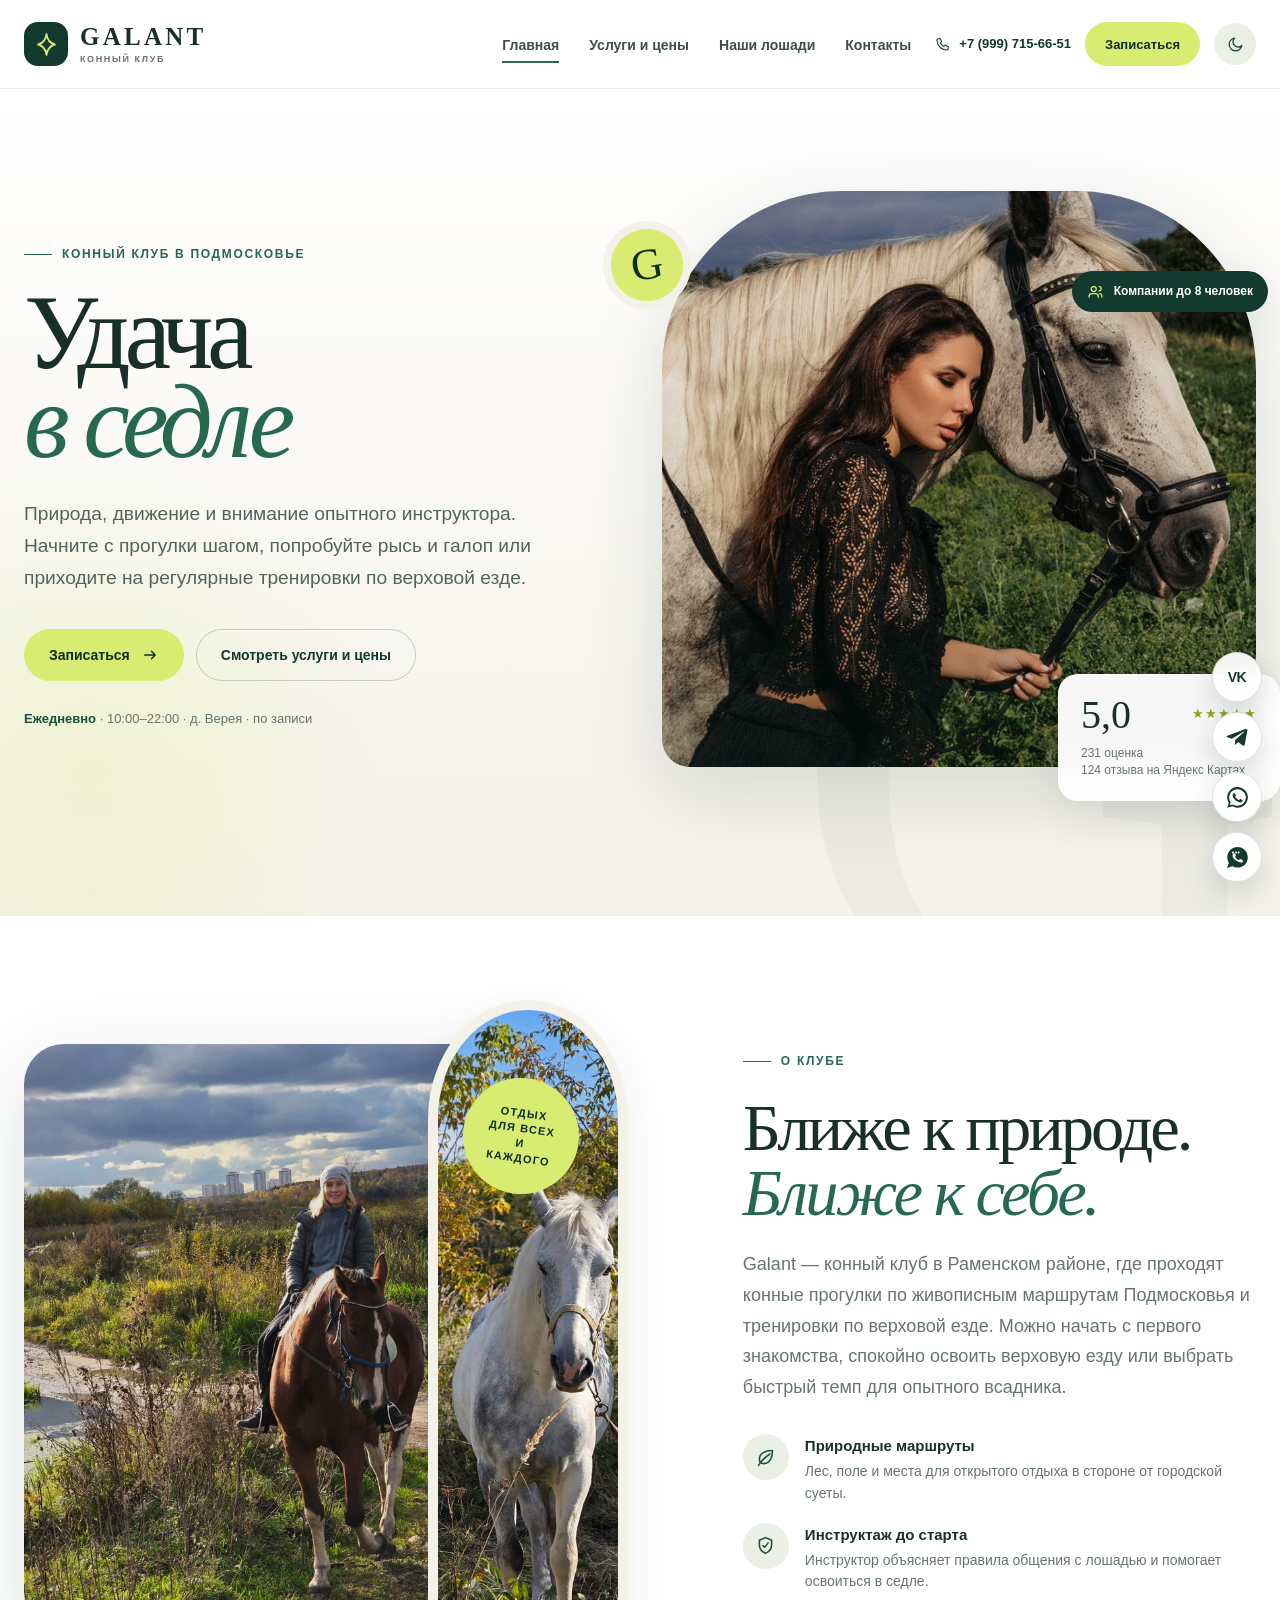
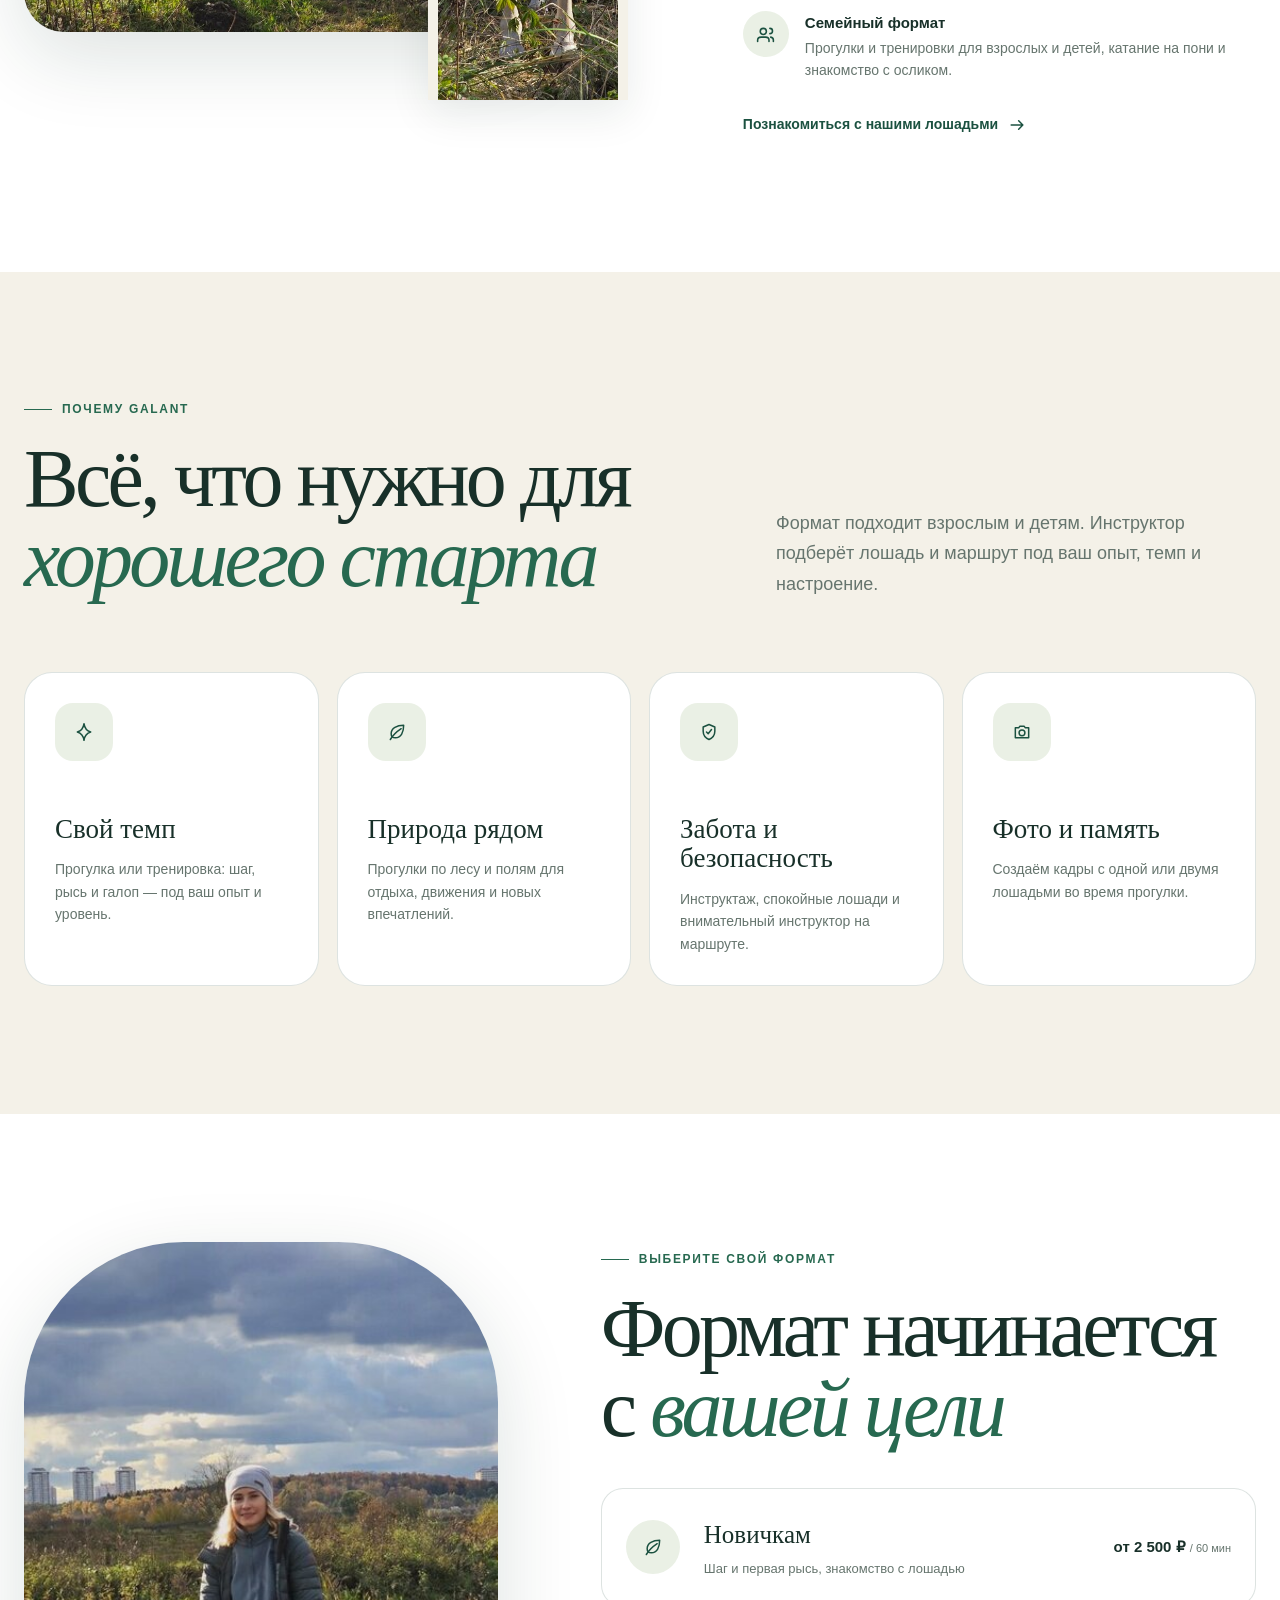
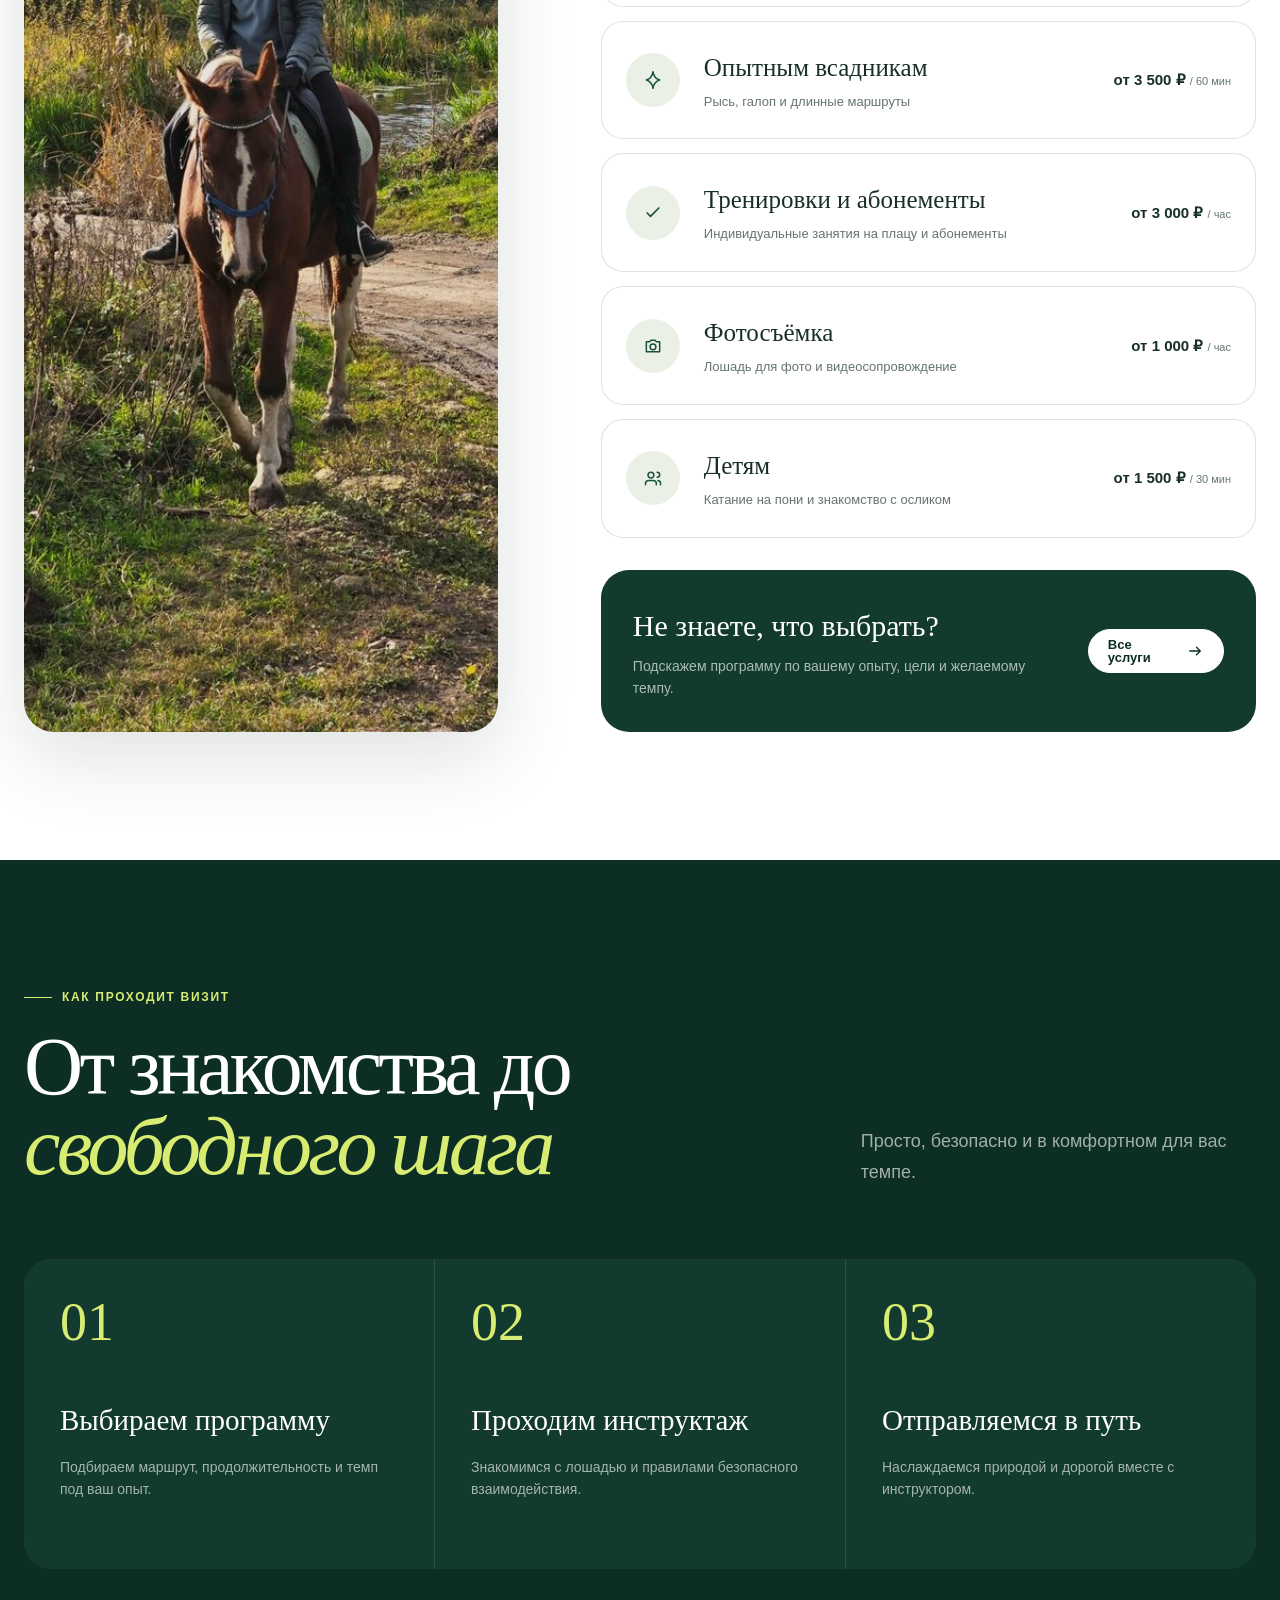
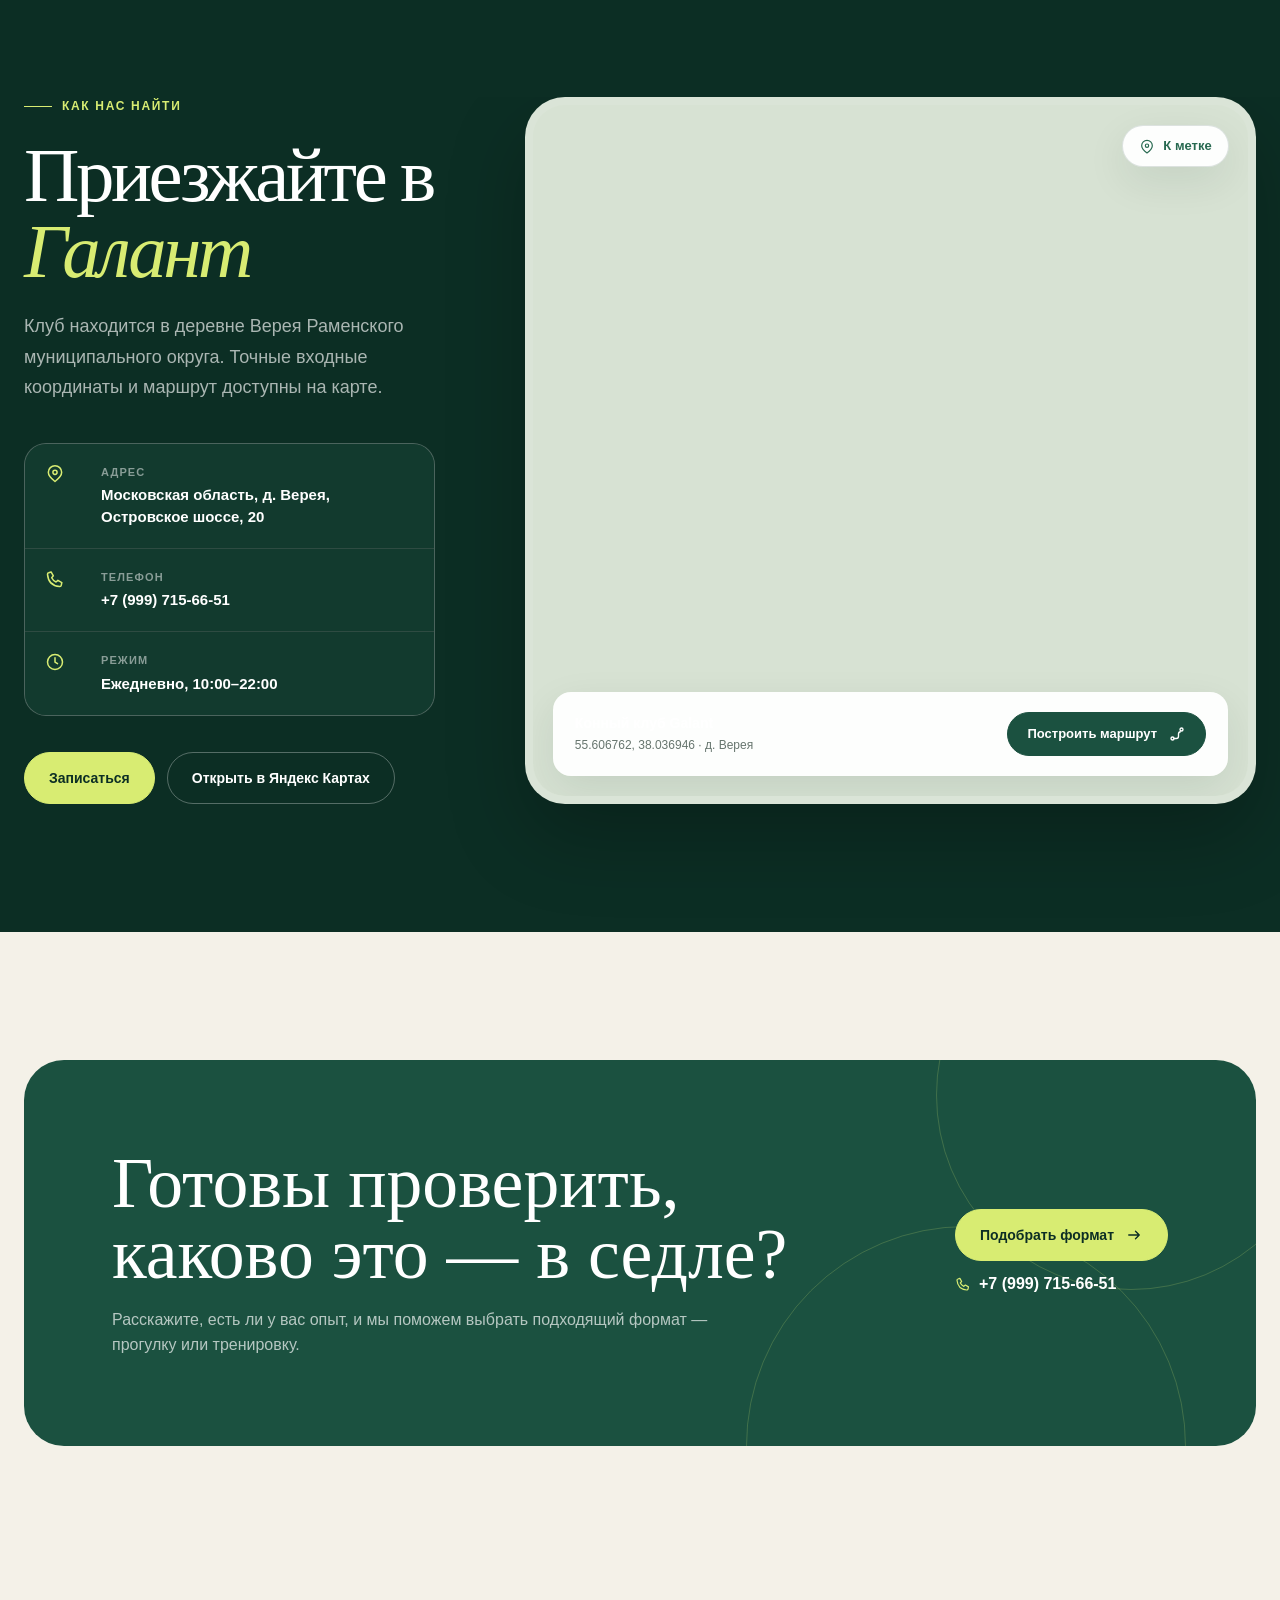
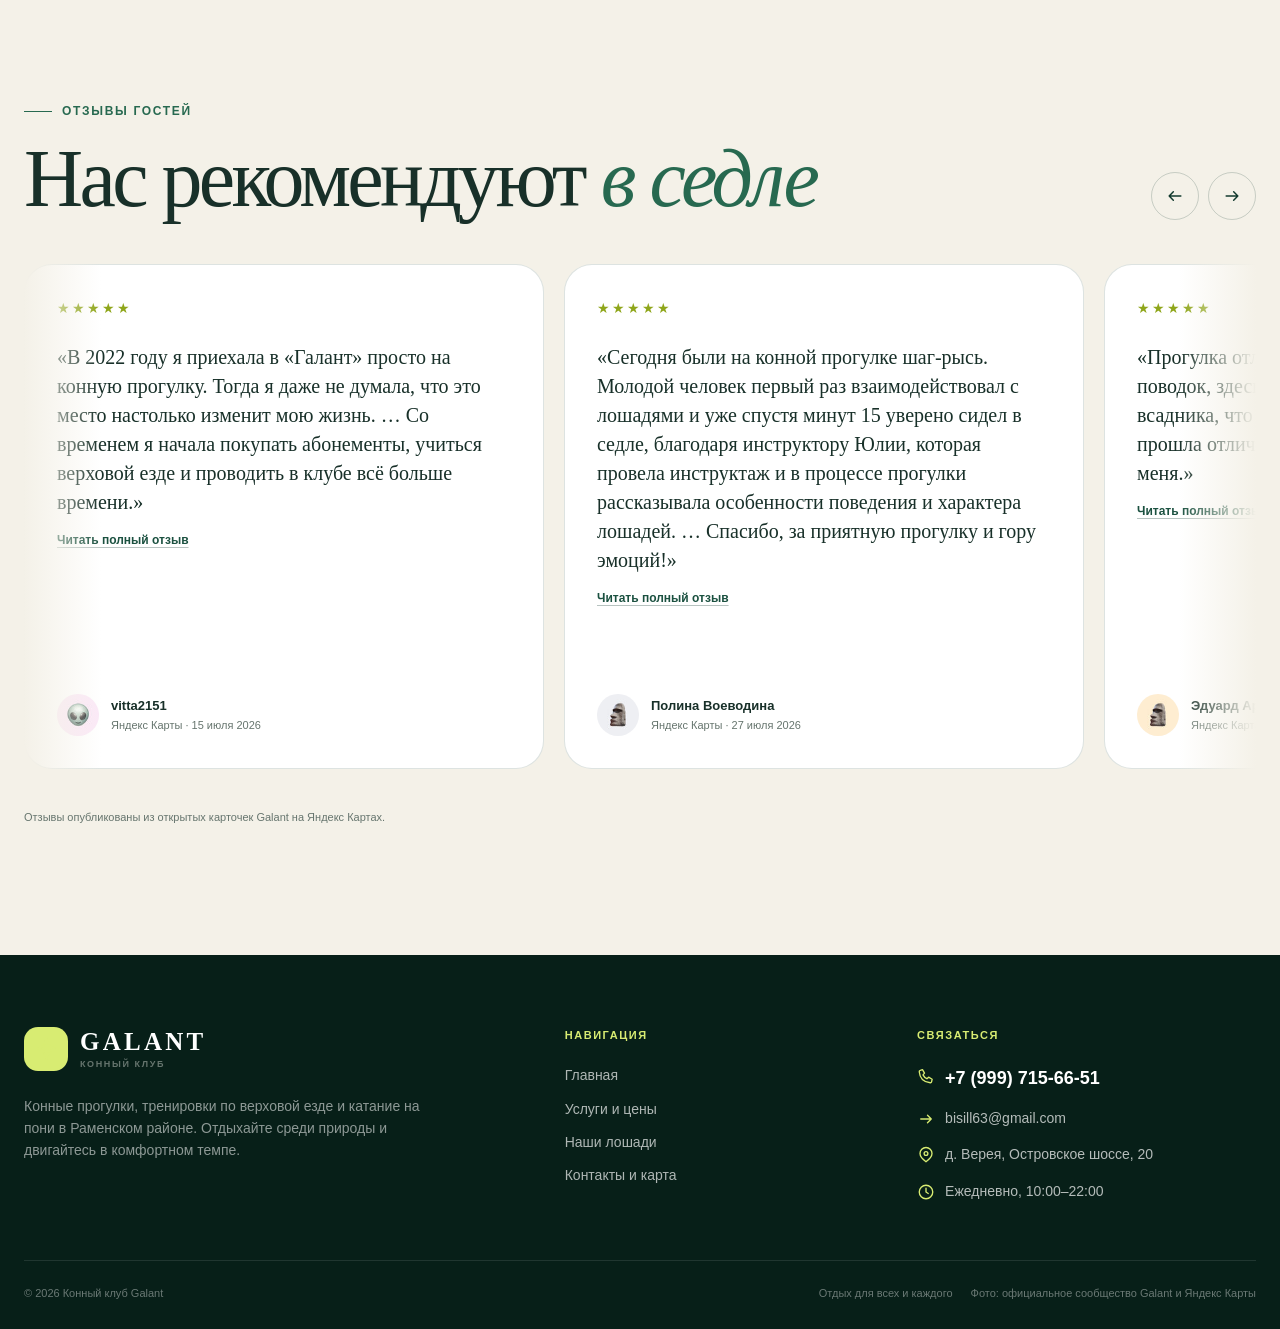
<file: index.html>
<!doctype html>
<html lang="ru">
<head>
  <meta charset="utf-8">
  <meta name="viewport" content="width=device-width, initial-scale=1">
  <meta name="theme-color" content="#173f32">
  <meta name="color-scheme" content="light dark">
  <script>
    (function () {
      try {
        var t = localStorage.getItem('galant-theme');
        document.documentElement.dataset.theme = t || (window.matchMedia('(prefers-color-scheme: dark)').matches ? 'dark' : 'light');
      } catch (e) {
        document.documentElement.dataset.theme = 'light';
      }
    })();
  </script>
  <meta name="description" content="Конный клуб Galant в Раменском районе: прогулки на природных маршрутах, занятия для новичков и опытных всадников, фотосессии и знакомство с животными.">
  <title>Конный клуб Galant — удача в седле</title>
  <link rel="icon" href="assets/favicon.svg" type="image/svg+xml">
  <link rel="preload" href="assets/images/galant-02.jpg" as="image" fetchpriority="high">
  <link rel="stylesheet" href="assets/styles.css?v=20261008k">
  <script src="assets/script.js?v=20261008k" defer></script>
</head>
<body>
<svg class="icon-sprite" xmlns="http://www.w3.org/2000/svg" style="display:none" aria-hidden="true" focusable="false">
  <symbol id="icon-vk" viewBox="0 0 24 24"><path fill="currentColor" d="m9.489.004.729-.003h3.564l.73.003.914.01.433.007.418.011.403.014.388.016.374.021.36.025.345.03.333.033c1.74.196 2.933.616 3.833 1.516.9.9 1.32 2.092 1.516 3.833l.034.333.029.346.025.36.02.373.025.588.012.41.013.644.009.915.004.98-.001 3.313-.003.73-.01.914-.007.433-.011.418-.014.403-.016.388-.021.374-.025.36-.03.345-.033.333c-.196 1.74-.616 2.933-1.516 3.833-.9.9-2.092 1.32-3.833 1.516l-.333.034-.346.029-.36.025-.373.02-.588.025-.41.012-.644.013-.915.009-.98.004-3.313-.001-.73-.003-.914-.01-.433-.007-.418-.011-.403-.014-.388-.016-.374-.021-.36-.025-.345-.03-.333-.033c-1.74-.196-2.933-.616-3.833-1.516-.9-.9-1.32-2.092-1.516-3.833l-.034-.333-.029-.346-.025-.36-.02-.373-.025-.588-.012-.41-.013-.644-.009-.915-.004-.98.001-3.313.003-.73.01-.914.007-.433.011-.418.014-.403.016-.388.021-.374.025-.36.03-.345.033-.333c.196-1.74.616-2.933 1.516-3.833.9-.9 2.092-1.32 3.833-1.516l.333-.034.346-.029.36-.025.373-.02.588-.025.41-.012.644-.013.915-.009ZM6.79 7.3H4.05c.13 6.24 3.25 9.99 8.72 9.99h.31v-3.57c2.01.2 3.53 1.67 4.14 3.57h2.84c-.78-2.84-2.83-4.41-4.11-5.01 1.28-.74 3.08-2.54 3.51-4.98h-2.58c-.56 1.98-2.22 3.78-3.8 3.95V7.3H10.5v6.92c-1.6-.4-3.62-2.34-3.71-6.92Z"/></symbol>
  <symbol id="icon-telegram" viewBox="0 0 24 24"><path fill="currentColor" d="M21.7 4.1 18.9 19c-.2 1-.8 1.3-1.7.8l-4.6-3.4-2.2 2.1c-.3.3-.5.5-.9.5l.3-4.7 8.5-7.7c.4-.3-.1-.5-.6-.2L6.6 13.2l-4.4-1.4c-1-.3-1-1 .2-1.4l17.1-6.6c.8-.3 1.5.2 1.2 1.1Z"/></symbol>
  <symbol id="icon-whatsapp" viewBox="0 0 24 24"><path fill="currentColor" d="M12.04 2a9.9 9.9 0 0 0-8.5 15l-1.3 4.8 4.9-1.3A9.9 9.9 0 1 0 12.04 2Zm0 18a8 8 0 0 1-4.1-1.1l-.3-.2-3 .8.8-2.9-.2-.3A8 8 0 1 1 12.04 20Zm4.4-5.8c-.2-.1-1.4-.7-1.6-.8-.2-.1-.4-.1-.5.1l-.7.9c-.1.2-.3.2-.5.1a6.6 6.6 0 0 1-3.3-2.9c-.2-.4.2-.4.6-1.2.1-.1 0-.3 0-.4l-.7-1.7c-.2-.4-.4-.4-.5-.4h-.5c-.2 0-.4.1-.6.3-.2.2-.8.8-.8 1.9 0 1.1.8 2.2.9 2.4.1.1 1.6 2.6 4 3.6 2.4 1 2.4.7 2.9.6.4-.1 1.4-.6 1.6-1.1.2-.6.2-1 .1-1.1-.1-.1-.2-.2-.4-.3Z"/></symbol>
  <symbol id="icon-viber" viewBox="0 0 24 24"><path fill="currentColor" d="M12.1 2C6.6 2 2.2 6.3 2.2 11.7c0 1.9.5 3.7 1.5 5.3L2 22l5.1-1.7a9.8 9.8 0 0 0 4.9 1.3h.1c5.4 0 9.8-4.3 9.8-9.7S17.5 2 12.1 2Zm5.6 13.5c-.2.6-1.3 1.2-1.8 1.2-.5.1-1 .1-1.6-.1-.4-.1-.9-.3-1.5-.5-2.7-.9-4.4-3.2-4.5-3.4-.1-.1-1-1.3-1-2.5 0-1.2.6-1.8.8-2.1.2-.2.5-.3.6-.3h.5c.2 0 .4 0 .5.4l.7 1.7c.1.2 0 .4-.1.5l-.4.5c-.1.1-.3.3-.1.6.1.3.6 1.1 1.3 1.7.9.8 1.6 1 1.9 1.2.2.1.4.1.5-.1l.7-.8c.2-.2.3-.2.6-.1l1.6.8c.2.1.4.2.5.3.1.2.1.6-.1 1.1Z"/><circle cx="7.6" cy="7.2" r="1" fill="#fff"/><circle cx="10.6" cy="7.2" r="1" fill="#fff"/><circle cx="13" cy="7.2" r="1" fill="#fff"/></symbol>
  <symbol id="icon-phone" viewBox="0 0 24 24"><path d="M7.3 3.5 10 8.2 8 10.5c1.1 2.3 2.9 4 5.2 5.1l2.3-2 4.7 2.7-.7 3.3c-.2.9-1 1.5-1.9 1.4C9 20.3 3.7 15 3 6.4c-.1-.9.5-1.7 1.4-1.9l2.9-1Z" fill="none" stroke="currentColor" stroke-width="1.8" stroke-linecap="round" stroke-linejoin="round"/></symbol>
  <symbol id="icon-pin" viewBox="0 0 24 24"><path d="M20 10c0 5-8 11-8 11S4 15 4 10a8 8 0 1 1 16 0Z" fill="none" stroke="currentColor" stroke-width="1.8" stroke-linejoin="round"/><circle cx="12" cy="10" r="2.5" fill="none" stroke="currentColor" stroke-width="1.8"/></symbol>
  <symbol id="icon-clock" viewBox="0 0 24 24"><circle cx="12" cy="12" r="9" fill="none" stroke="currentColor" stroke-width="1.8"/><path d="M12 7v5l3 2" fill="none" stroke="currentColor" stroke-width="1.8" stroke-linecap="round"/></symbol>
  <symbol id="icon-arrow" viewBox="0 0 24 24"><path d="M5 12h14M14 7l5 5-5 5" fill="none" stroke="currentColor" stroke-width="1.8" stroke-linecap="round" stroke-linejoin="round"/></symbol>
  <symbol id="icon-arrow-left" viewBox="0 0 24 24"><path d="M19 12H5M10 7l-5 5 5 5" fill="none" stroke="currentColor" stroke-width="1.8" stroke-linecap="round" stroke-linejoin="round"/></symbol>
  <symbol id="icon-chevron-right" viewBox="0 0 24 24"><path d="m9 5 7 7-7 7" fill="none" stroke="currentColor" stroke-width="1.8" stroke-linecap="round" stroke-linejoin="round"/></symbol>
  <symbol id="icon-menu" viewBox="0 0 24 24"><path d="M4 7h16M4 12h16M4 17h16" fill="none" stroke="currentColor" stroke-width="1.8" stroke-linecap="round"/></symbol>
  <symbol id="icon-close" viewBox="0 0 24 24"><path d="m6 6 12 12M18 6 6 18" fill="none" stroke="currentColor" stroke-width="1.8" stroke-linecap="round"/></symbol>
  <symbol id="icon-check" viewBox="0 0 24 24"><path d="m5 12 4 4L19 6" fill="none" stroke="currentColor" stroke-width="2" stroke-linecap="round" stroke-linejoin="round"/></symbol>
  <symbol id="icon-leaf" viewBox="0 0 24 24"><path d="M20 4C12 4 5 7 5 14c0 3 2 5 5 5 7 0 10-7 10-15Z" fill="none" stroke="currentColor" stroke-width="1.8" stroke-linejoin="round"/><path d="M4 21c3-5 7-9 13-13" fill="none" stroke="currentColor" stroke-width="1.8" stroke-linecap="round"/></symbol>
  <symbol id="icon-shield" viewBox="0 0 24 24"><path d="M12 3 5 6v5c0 4.6 2.8 8 7 10 4.2-2 7-5.4 7-10V6l-7-3Z" fill="none" stroke="currentColor" stroke-width="1.8" stroke-linejoin="round"/><path d="m9 12 2 2 4-5" fill="none" stroke="currentColor" stroke-width="1.8" stroke-linecap="round" stroke-linejoin="round"/></symbol>
  <symbol id="icon-users" viewBox="0 0 24 24"><path d="M16 20v-1.5c0-2-1.8-3.5-4-3.5H7c-2.2 0-4 1.5-4 3.5V20M9.5 12a3.5 3.5 0 1 0 0-7 3.5 3.5 0 0 0 0 7ZM17 11a3 3 0 1 0 0-6M18 15c1.8.3 3 1.6 3 3.2V20" fill="none" stroke="currentColor" stroke-width="1.8" stroke-linecap="round"/></symbol>
  <symbol id="icon-camera" viewBox="0 0 24 24"><path d="M4 7h4l1.5-2h5L16 7h4v12H4V7Z" fill="none" stroke="currentColor" stroke-width="1.8" stroke-linejoin="round"/><circle cx="12" cy="13" r="3.5" fill="none" stroke="currentColor" stroke-width="1.8"/></symbol>
  <symbol id="icon-spark" viewBox="0 0 24 24"><path d="M12 2c.7 5.2 2.8 8.5 8 10-5.2 1.5-7.3 4.8-8 10-.7-5.2-2.8-8.5-8-10 5.2-1.5 7.3-4.8 8-10Z" fill="none" stroke="currentColor" stroke-width="1.8" stroke-linejoin="round"/></symbol>
  <symbol id="icon-route" viewBox="0 0 24 24"><circle cx="6" cy="18" r="2" fill="none" stroke="currentColor" stroke-width="1.8"/><circle cx="18" cy="6" r="2" fill="none" stroke="currentColor" stroke-width="1.8"/><path d="M8 18h3a3 3 0 0 0 3-3v-3a3 3 0 0 1 3-3h-1" fill="none" stroke="currentColor" stroke-width="1.8" stroke-linecap="round"/></symbol>
  <symbol id="icon-sun" viewBox="0 0 24 24"><circle cx="12" cy="12" r="4.2" fill="none" stroke="currentColor" stroke-width="1.8"/><path d="M12 2.5v2.6M12 18.9v2.6M2.5 12h2.6M18.9 12h2.6M4.9 4.9l1.8 1.8M17.3 17.3l1.8 1.8M19.1 4.9l-1.8 1.8M6.7 17.3l-1.8 1.8" fill="none" stroke="currentColor" stroke-width="1.8" stroke-linecap="round"/></symbol>
  <symbol id="icon-moon" viewBox="0 0 24 24"><path d="M20 13.2A8 8 0 1 1 10.8 4 6.5 6.5 0 0 0 20 13.2Z" fill="none" stroke="currentColor" stroke-width="1.8" stroke-linejoin="round"/></symbol>
</svg>
  <a class="sr-only" href="#main">Перейти к основному содержанию</a>
  <header class="site-header">
    <div class="container header-inner">
      <a class="logo" href="index.html" aria-label="Galant — главная">
        <span class="logo-mark"><svg class="icon" aria-hidden="true"><use href="#icon-spark"></use></svg></span>
        <span class="logo-copy"><span class="logo-name">GALANT</span><span class="logo-subtitle">конный клуб</span></span>
      </a>
      <nav class="site-nav" aria-label="Основная навигация">
        <a class="nav-link" href="index.html" aria-current="page">Главная</a>
        <a class="nav-link" href="services.html">Услуги и цены</a>
        <a class="nav-link" href="horses.html">Наши лошади</a>
        <a class="nav-link" href="#location">Контакты</a>
      </nav>
      <div class="header-actions">
        <a class="header-phone top-phone" href="tel:+79997156651"><svg class="icon" aria-hidden="true"><use href="#icon-phone"></use></svg><span>+7 (999) 715-66-51</span></a>
        <button class="button button-accent button-small header-cta" type="button" data-booking="Прогулка или тренировка">Записаться</button>
        <button class="theme-toggle" type="button" data-theme-toggle aria-label="Включить тёмную тему" aria-pressed="false">
          <svg class="icon icon-sun" aria-hidden="true"><use href="#icon-sun"></use></svg>
          <svg class="icon icon-moon" aria-hidden="true"><use href="#icon-moon"></use></svg>
        </button>
        <button class="menu-toggle" type="button" data-menu-toggle aria-expanded="false" aria-controls="mobile-menu" aria-label="Открыть меню">
          <svg class="icon icon-menu" aria-hidden="true"><use href="#icon-menu"></use></svg>
          <svg class="icon icon-close" aria-hidden="true"><use href="#icon-close"></use></svg>
        </button>
      </div>
    </div>
  </header>

  <nav class="mobile-menu" id="mobile-menu" data-mobile-menu aria-label="Мобильная навигация" aria-hidden="true">
    <a href="index.html">Главная</a>
    <a href="services.html">Услуги и цены</a>
    <a href="horses.html">Наши лошади</a>
    <a href="index.html#location">Контакты</a>
    <button class="button button-accent" type="button" data-booking="Прогулка или тренировка">Записаться</button>
    <div class="mobile-contacts">
      <a class="top-phone" href="tel:+79997156651"><svg class="icon" aria-hidden="true"><use href="#icon-phone"></use></svg><span>+7 (999) 715-66-51</span></a>
    </div>
  </nav>

  <main id="main">
    <section class="hero home-hero">
      <div class="container hero-grid">
        <div class="hero-copy reveal">
          <span class="eyebrow">Конный клуб в Подмосковье</span>
          <h1 class="hero-title">Удача <span>в седле</span></h1>
          <p class="hero-lead">Природа, движение и внимание опытного инструктора. Начните с прогулки шагом, попробуйте рысь и галоп или приходите на регулярные тренировки по верховой езде.</p>
          <div class="hero-actions">
            <button class="button button-accent" type="button" data-booking="Прогулка или тренировка">Записаться<svg class="icon" aria-hidden="true"><use href="#icon-arrow"></use></svg></button>
            <a class="button button-outline" href="services.html">Смотреть услуги и цены</a>
          </div>
          <div class="hero-note"><span><strong>Ежедневно</strong> · 10:00–22:00 · д. Верея · по записи</span></div>
        </div>
        <div class="hero-media">
          <div class="hero-image-frame">
            <img class="hero-image" src="assets/images/galant-02.jpg" alt="Лошадь в конном клубе Galant" width="684" height="1024" fetchpriority="high">
          </div>
          <span class="hero-monogram" aria-hidden="true">G</span>
          <div class="hero-badge"><svg class="icon" aria-hidden="true"><use href="#icon-users"></use></svg><span>Компании до 8 человек</span></div>
          <a class="rating-card" href="https://yandex.ru/maps/org/galant/134429922345/reviews/" target="_blank" rel="noopener noreferrer" aria-label="Отзывы о Galant на Яндекс Картах">
            <div class="rating-top"><span class="rating-score">5,0</span><span class="rating-stars">★★★★★</span></div>
            <p>231 оценка<br>124 отзыва на Яндекс Картах</p>
          </a>
        </div>
      </div>
    </section>

    <section class="section" id="about">
      <div class="container about-grid">
        <div class="about-media reveal">
          <img class="about-image-main" src="assets/images/galant-05.jpg" alt="Лошадь конного клуба Galant" width="768" height="1024" loading="lazy">
          <img class="about-image-small" src="assets/images/galant-06.jpg" alt="Лошади на отдыхе в конном клубе" width="768" height="1024" loading="lazy">
          <span class="about-stamp">Отдых для всех и каждого</span>
        </div>
        <div class="about-copy reveal">
          <span class="kicker">О клубе</span>
          <h2 class="section-title">Ближе к природе. <em>Ближе к себе.</em></h2>
          <p class="section-copy">Galant — конный клуб в Раменском районе, где проходят конные прогулки по живописным маршрутам Подмосковья и тренировки по верховой езде. Можно начать с первого знакомства, спокойно освоить верховую езду или выбрать быстрый темп для опытного всадника.</p>
          <div class="about-points">
            <div class="about-point">
              <span class="point-icon"><svg class="icon" aria-hidden="true"><use href="#icon-leaf"></use></svg></span>
              <div><strong>Природные маршруты</strong><p>Лес, поле и места для открытого отдыха в стороне от городской суеты.</p></div>
            </div>
            <div class="about-point">
              <span class="point-icon"><svg class="icon" aria-hidden="true"><use href="#icon-shield"></use></svg></span>
              <div><strong>Инструктаж до старта</strong><p>Инструктор объясняет правила общения с лошадью и помогает освоиться в седле.</p></div>
            </div>
            <div class="about-point">
              <span class="point-icon"><svg class="icon" aria-hidden="true"><use href="#icon-users"></use></svg></span>
              <div><strong>Семейный формат</strong><p>Прогулки и тренировки для взрослых и детей, катание на пони и знакомство с осликом.</p></div>
            </div>
          </div>
          <a class="text-link" href="horses.html">Познакомиться с нашими лошадьми<svg class="icon" aria-hidden="true"><use href="#icon-arrow"></use></svg></a>
        </div>
      </div>
    </section>

    <section class="section section-cream">
      <div class="container">
        <div class="section-header reveal">
          <div class="section-header-copy">
            <span class="kicker">Почему Galant</span>
            <h2 class="section-title">Всё, что нужно для <em>хорошего старта</em></h2>
          </div>
          <p class="section-copy">Формат подходит взрослым и детям. Инструктор подберёт лошадь и маршрут под ваш опыт, темп и настроение.</p>
        </div>
        <div class="feature-grid">
          <article class="feature-card reveal">
            <div class="feature-head"><span class="feature-icon"><svg class="icon" aria-hidden="true"><use href="#icon-spark"></use></svg></span></div>
            <h3>Свой темп</h3>
            <p>Прогулка или тренировка: шаг, рысь и галоп — под ваш опыт и уровень.</p>
          </article>
          <article class="feature-card reveal">
            <div class="feature-head"><span class="feature-icon"><svg class="icon" aria-hidden="true"><use href="#icon-leaf"></use></svg></span></div>
            <h3>Природа рядом</h3>
            <p>Прогулки по лесу и полям для отдыха, движения и новых впечатлений.</p>
          </article>
          <article class="feature-card reveal">
            <div class="feature-head"><span class="feature-icon"><svg class="icon" aria-hidden="true"><use href="#icon-shield"></use></svg></span></div>
            <h3>Забота и безопасность</h3>
            <p>Инструктаж, спокойные лошади и внимательный инструктор на маршруте.</p>
          </article>
          <article class="feature-card reveal">
            <div class="feature-head"><span class="feature-icon"><svg class="icon" aria-hidden="true"><use href="#icon-camera"></use></svg></span></div>
            <h3>Фото и память</h3>
            <p>Создаём кадры с одной или двумя лошадьми во время прогулки.</p>
          </article>
        </div>
      </div>
    </section>

    <section class="section">
      <div class="container service-showcase">
        <div class="service-showcase-image reveal">
          <img src="assets/images/galant-04.jpg" alt="Верховая езда в конном клубе Galant" width="768" height="1024" loading="lazy">
        </div>
        <div class="reveal">
          <span class="kicker">Выберите свой формат</span>
          <h2 class="section-title" style="margin-top:20px;margin-bottom:38px">Формат начинается с <em>вашей цели</em></h2>
          <div class="service-list">
            <a class="service-row" href="services.html#beginner">
              <span class="service-row-icon"><svg class="icon" aria-hidden="true"><use href="#icon-leaf"></use></svg></span>
              <div><h3>Новичкам</h3><p>Шаг и первая рысь, знакомство с лошадью</p></div>
              <span class="service-price">от 2 500 ₽ <small>/ 60 мин</small></span>
            </a>
            <a class="service-row" href="services.html#experienced">
              <span class="service-row-icon"><svg class="icon" aria-hidden="true"><use href="#icon-spark"></use></svg></span>
              <div><h3>Опытным всадникам</h3><p>Рысь, галоп и длинные маршруты</p></div>
              <span class="service-price">от 3 500 ₽ <small>/ 60 мин</small></span>
            </a>
            <a class="service-row" href="services.html#trainings">
              <span class="service-row-icon"><svg class="icon" aria-hidden="true"><use href="#icon-check"></use></svg></span>
              <div><h3>Тренировки и абонементы</h3><p>Индивидуальные занятия на плацу и абонементы</p></div>
              <span class="service-price">от 3 000 ₽ <small>/ час</small></span>
            </a>
            <a class="service-row" href="services.html#extras">
              <span class="service-row-icon"><svg class="icon" aria-hidden="true"><use href="#icon-camera"></use></svg></span>
              <div><h3>Фотосъёмка</h3><p>Лошадь для фото и видеосопровождение</p></div>
              <span class="service-price">от 1 000 ₽ <small>/ час</small></span>
            </a>
            <a class="service-row" href="services.html#extras">
              <span class="service-row-icon"><svg class="icon" aria-hidden="true"><use href="#icon-users"></use></svg></span>
              <div><h3>Детям</h3><p>Катание на пони и знакомство с осликом</p></div>
              <span class="service-price">от 1 500 ₽ <small>/ 30 мин</small></span>
            </a>
          </div>
          <div class="services-cta">
            <div><h3>Не знаете, что выбрать?</h3><p>Подскажем программу по вашему опыту, цели и желаемому темпу.</p></div>
            <a class="button button-light button-small" href="services.html">Все услуги<svg class="icon" aria-hidden="true"><use href="#icon-arrow"></use></svg></a>
          </div>
        </div>
      </div>
    </section>

    <section class="section section-dark">
      <div class="container">
        <div class="section-header reveal">
          <div class="section-header-copy">
            <span class="kicker" style="color:var(--lime)">Как проходит визит</span>
            <h2 class="section-title">От знакомства до <em style="color:var(--lime)">свободного шага</em></h2>
          </div>
          <p class="section-copy" style="color:rgba(255,255,255,.62)">Просто, безопасно и в комфортном для вас темпе.</p>
        </div>
        <div class="steps-grid">
          <article class="step-card reveal"><span class="step-number">01</span><h3>Выбираем программу</h3><p>Подбираем маршрут, продолжительность и темп под ваш опыт.</p></article>
          <article class="step-card reveal"><span class="step-number">02</span><h3>Проходим инструктаж</h3><p>Знакомимся с лошадью и правилами безопасного взаимодействия.</p></article>
          <article class="step-card reveal"><span class="step-number">03</span><h3>Отправляемся в путь</h3><p>Наслаждаемся природой и дорогой вместе с инструктором.</p></article>
        </div>
      </div>
    </section>

    <section class="section location-section section-dark" id="location" style="padding-top:0">
      <div class="container location-grid">
        <div class="location-copy reveal">
          <span class="kicker" style="color:var(--lime)">Как нас найти</span>
          <h2 class="section-title" style="margin-top:22px">Приезжайте в <em style="color:var(--lime)">Галант</em></h2>
          <p class="section-copy">Клуб находится в деревне Верея Раменского муниципального округа. Точные входные координаты и маршрут доступны на карте.</p>
          <div class="contact-list">
            <div class="contact-item"><svg class="icon" aria-hidden="true"><use href="#icon-pin"></use></svg><div><span>Адрес</span><strong>Московская область, д. Верея, Островское шоссе, 20</strong></div></div>
            <div class="contact-item"><svg class="icon" aria-hidden="true"><use href="#icon-phone"></use></svg><div><span>Телефон</span><a href="tel:+79997156651">+7 (999) 715-66-51</a></div></div>
            <div class="contact-item"><svg class="icon" aria-hidden="true"><use href="#icon-clock"></use></svg><div><span>Режим</span><strong>Ежедневно, 10:00–22:00</strong></div></div>
          </div>
          <div class="hero-actions">
            <button class="button button-accent" type="button" data-booking="Прогулка или тренировка">Записаться</button>
            <a class="button button-outline" style="color:var(--white);border-color:rgba(255,255,255,.3)" href="https://yandex.ru/maps/org/galant/134429922345/" target="_blank" rel="noopener noreferrer">Открыть в Яндекс Картах</a>
          </div>
        </div>
        <div class="map-shell reveal">
          <iframe id="map-frame" title="Карта расположения конного клуба Galant" src="https://www.openstreetmap.org/export/embed.html?bbox=38.026946%2C55.596762%2C38.046946%2C55.616762&amp;layer=mapnik&amp;marker=55.606762%2C38.036946" loading="lazy" referrerpolicy="no-referrer-when-downgrade"></iframe>
          <button class="map-recenter" type="button" data-map-recenter aria-label="Вернуться к метке клуба на карте"><svg class="icon" aria-hidden="true"><use href="#icon-pin"></use></svg><span>К метке</span></button>
          <div class="map-card"><div><strong>Конный клуб Galant</strong><span>55.606762, 38.036946 · д. Верея</span></div><a class="button button-small" href="https://yandex.ru/maps/org/galant/134429922345/" target="_blank" rel="noopener noreferrer">Построить маршрут<svg class="icon" aria-hidden="true"><use href="#icon-route"></use></svg></a></div>
        </div>
      </div>
    </section>

    <section class="section section-cream">
      <div class="container">
        <div class="cta-band reveal">
          <div class="cta-band-inner">
            <div><h2>Готовы проверить, каково это — в седле?</h2><p>Расскажите, есть ли у вас опыт, и мы поможем выбрать подходящий формат — прогулку или тренировку.</p></div>
            <div class="cta-actions">
              <button class="button button-accent" type="button" data-booking="Прогулка или тренировка">Подобрать формат<svg class="icon" aria-hidden="true"><use href="#icon-arrow"></use></svg></button>
              <a class="top-phone" href="tel:+79997156651" style="color:var(--white)"><svg class="icon" aria-hidden="true"><use href="#icon-phone"></use></svg><span>+7 (999) 715-66-51</span></a>
            </div>
          </div>
        </div>
      </div>
    </section>

    <section class="reviews-section" aria-labelledby="reviews-title">
      <div class="container">
        <div class="reviews-head reveal">
          <div class="reviews-head-copy">
            <span class="kicker">Отзывы гостей</span>
            <h2 class="section-title" id="reviews-title">Нас рекомендуют <em>в седле</em></h2>
          </div>
          <div class="review-nav" aria-label="Управление отзывами">
            <button type="button" data-review-prev aria-label="Предыдущий отзыв"><svg class="icon" aria-hidden="true"><use href="#icon-arrow-left"></use></svg></button>
            <button type="button" data-review-next aria-label="Следующий отзыв"><svg class="icon" aria-hidden="true"><use href="#icon-arrow"></use></svg></button>
          </div>
        </div>
        <div class="reviews-scroll">
        <div class="reviews-track" data-reviews-track tabindex="0" aria-label="Лента отзывов">
          <article class="review-card">
            <div class="review-stars" aria-label="5 из 5">★★★★★</div>
            <blockquote>«В 2022 году я приехала в «Галант» просто на конную прогулку. Тогда я даже не думала, что это место настолько изменит мою жизнь. … Со временем я начала покупать абонементы, учиться верховой езде и проводить в клубе всё больше времени.»</blockquote>
            <a class="review-link" href="https://yandex.ru/maps/org/134429922345/reviews?reviews%5BpublicId%5D=mhczr6ntgj1t6780ut2g0y42tc&amp;utm_source=review" target="_blank" rel="noopener noreferrer" aria-label="Читать отзыв vitta2151 на Яндекс Картах">Читать полный отзыв</a>
            <div class="review-author"><img class="review-avatar" src="assets/images/reviews/review-vitta.jpg" alt="" width="68" height="68" loading="lazy"><div><strong>vitta2151</strong><span>Яндекс Карты · 15 июля 2026</span></div></div>
          </article>
          <article class="review-card">
            <div class="review-stars" aria-label="5 из 5">★★★★★</div>
            <blockquote>«Сегодня были на конной прогулке шаг-рысь. Молодой человек первый раз взаимодействовал с лошадями и уже спустя минут 15 уверено сидел в седле, благодаря инструктору Юлии, которая провела инструктаж и в процессе прогулки рассказывала особенности поведения и характера лошадей. … Спасибо, за приятную прогулку и гору эмоций!»</blockquote>
            <a class="review-link" href="https://yandex.ru/maps/org/134429922345/reviews?reviews%5BpublicId%5D=d4wcp6zaqbhe2xwptz23grn26g&amp;utm_source=review" target="_blank" rel="noopener noreferrer" aria-label="Читать отзыв Полины Воеводиной на Яндекс Картах">Читать полный отзыв</a>
            <div class="review-author"><img class="review-avatar" src="assets/images/reviews/review-polina.jpg" alt="" width="68" height="68" loading="lazy"><div><strong>Полина Воеводина</strong><span>Яндекс Карты · 27 июля 2026</span></div></div>
          </article>
          <article class="review-card">
            <div class="review-stars" aria-label="5 из 5">★★★★★</div>
            <blockquote>«Прогулка отличается от классических походов за поводок, здесь мне дали попробовать себя как всадника, что очень меня впечатлило… Фотоссессия прошла отлично, правда конь позировал лучше меня.»</blockquote>
            <a class="review-link" href="https://yandex.ru/maps/org/134429922345/reviews?reviews%5BpublicId%5D=9nx4wttvxn1579quwa3v929aeg&amp;utm_source=review" target="_blank" rel="noopener noreferrer" aria-label="Читать отзыв Эдуарда Аристархова на Яндекс Картах">Читать полный отзыв</a>
            <div class="review-author"><img class="review-avatar" src="assets/images/reviews/review-eduard.jpg" alt="" width="68" height="68" loading="lazy"><div><strong>Эдуард Аристархов</strong><span>Яндекс Картах · 19 августа 2026</span></div></div>
          </article>
          <article class="review-card">
            <div class="review-stars" aria-label="5 из 5">★★★★★</div>
            <blockquote>«Пришла в клуб совсем без опыта — и не пожалела. Тренеры не торопят, объясняют каждую мелочь: как подойти к лошади, как сесть, как правильно держать руки и корпус. … Чувствую, что прогресс есть, и главное — нет страха.»</blockquote>
            <a class="review-link" href="https://yandex.ru/maps/org/134429922345/reviews?reviews%5BpublicId%5D=pd0rkm1u944dzprjaep232f0jw&amp;utm_source=review" target="_blank" rel="noopener noreferrer" aria-label="Читать отзыв Алены на Яндекс Картах">Читать полный отзыв</a>
            <div class="review-author"><img class="review-avatar" src="assets/images/reviews/review-alena.jpg" alt="" width="68" height="68" loading="lazy"><div><strong>Алена</strong><span>Яндекс Карты · 10 августа 2026</span></div></div>
          </article>
          <article class="review-card">
            <div class="review-stars" aria-label="5 из 5">★★★★★</div>
            <blockquote>«Была на конной прогулке, все очень понравилось. Место красивое, рядом река, тихо и спокойно. Лошади ухоженные, добрые, сразу видно, что за ними хорошо следят и ухаживают. … Инструкторам отдельное спасибо, всё объяснят и покажут, даже если ты новичок и боишься.»</blockquote>
            <a class="review-link" href="https://yandex.ru/maps/org/134429922345/reviews?reviews%5BpublicId%5D=3txfx3amdc9y43dx3mbyjd0cy4&amp;utm_source=review" target="_blank" rel="noopener noreferrer" aria-label="Читать отзыв Сейгель Арины на Яндекс Картах">Читать полный отзыв</a>
            <div class="review-author"><img class="review-avatar" src="assets/images/reviews/review-arina.jpg" alt="" width="68" height="68" loading="lazy"><div><strong>Сейгель Арина</strong><span>Яндекс Карты · 10 августа 2026</span></div></div>
          </article>
          <article class="review-card">
            <div class="review-stars" aria-label="5 из 5">★★★★★</div>
            <blockquote>«Вообще мы с семьей были на разных конюшнях и фермах, но тут, мы были приятно удивлены, во первых рай для маленького ребенка, во вторых лошади, боже, они очень красивые, в третьих инструктор, очень улыбчивая девушка по имени Виктория, отдельное вам спасибо! … Прям вот 5 звезд, сколько приедем еще!»</blockquote>
            <a class="review-link" href="https://yandex.ru/maps/org/134429922345/reviews?reviews%5BpublicId%5D=9hw0m0pzwt4np2x9hhxtfpexrg&amp;utm_source=review" target="_blank" rel="noopener noreferrer" aria-label="Читать отзыв ivan s. на Яндекс Картах">Читать полный отзыв</a>
            <div class="review-author"><img class="review-avatar" src="assets/images/reviews/review-ivan.jpg" alt="" width="68" height="68" loading="lazy"><div><strong>ivan s.</strong><span>Яндекс Карты · 29 апреля 2026</span></div></div>
          </article>
          <article class="review-card">
            <div class="review-stars" aria-label="3 из 5">★★★☆☆</div>
            <blockquote>«Сходили с молодым человеком на совмещённую прогулку. Сразу отмечу большой плюс: нам пошли навстречу и объединили разный уровень подготовки в одну поездку. Лошади хорошие, при переходе на рысь и галоп слушались отлично. При этом впечатления остались смешанными, поэтому хочу подсветить моменты для роста. … Шлемы нам не предложили, базового инструктажа перед выездом не было. … Надеюсь, конюшня учтёт эти моменты и сможет улучшить организацию.»</blockquote>
            <a class="review-link" href="https://yandex.ru/maps/org/134429922345/reviews?reviews%5BpublicId%5D=2zmmabte6qgkwv5xed0xv3ytvm&amp;utm_source=review" target="_blank" rel="noopener noreferrer" aria-label="Читать отзыв Кристины на Яндекс Картах">Читать полный отзыв</a>
            <div class="review-author"><img class="review-avatar" src="assets/images/reviews/review-kristina.jpg" alt="" width="68" height="68" loading="lazy"><div><strong>Кристина Д.</strong><span>Яндекс Карты · 10 августа 2026</span></div></div>
          </article>
          <article class="review-card">
            <div class="review-stars" aria-label="5 из 5">★★★★★</div>
            <blockquote>«Недавно посетили конюшню, приезжали на прогулку. Очень понравилось! Спасибо Юле за прогулку и интересную информацию! … Обязательно к вам приедем еще в скором времени!»</blockquote>
            <a class="review-link" href="https://yandex.ru/maps/org/134429922345/reviews?reviews%5BpublicId%5D=ghjgy3f714hwzqvvqm6rr5592g&amp;utm_source=review" target="_blank" rel="noopener noreferrer" aria-label="Читать отзыв Бааль Натальи на Яндекс Картах">Читать полный отзыв</a>
            <div class="review-author"><img class="review-avatar" src="assets/images/reviews/review-natalya.jpg" alt="" width="68" height="68" loading="lazy"><div><strong>Бааль Наталья</strong><span>Яндекс Карты · 15 апреля 2026</span></div></div>
          </article>
          <article class="review-card">
            <div class="review-stars" aria-label="5 из 5">★★★★★</div>
            <blockquote>«Прекрасная конюшня. Давно занимаюсь именно здесь. Добрые и послушные лошадки, всегда чисты и причесаны. Инструктора вежливые и опытные, всему научат. …»</blockquote>
            <a class="review-link" href="https://yandex.ru/maps/org/134429922345/reviews?reviews%5BpublicId%5D=ev2h54f4q59uavekwbb0h96v80&amp;utm_source=review" target="_blank" rel="noopener noreferrer" aria-label="Читать отзыв Туси Пуси на Яндекс Картах">Читать полный отзыв</a>
            <div class="review-author"><img class="review-avatar" src="assets/images/reviews/review-tusi.jpg" alt="" width="68" height="68" loading="lazy"><div><strong>Туси Пуси</strong><span>Яндекс Карты · 14 ноября 2025</span></div></div>
          </article>
          <article class="review-card">
            <div class="review-stars" aria-label="5 из 5">★★★★★</div>
            <blockquote>«В Galant пришла совершенно случайно — первый раз была на прогулке примерно полгода назад. Тогда даже не думала, что это перерастёт в регулярные тренировки. Но настолько понравилось, что решила попробовать заниматься, и сейчас приезжаю несколько раз в неделю. …»</blockquote>
            <a class="review-link" href="https://yandex.ru/maps/org/134429922345/reviews?reviews%5BpublicId%5D=y6g2eyrd6ft4fxnc3mqpjn0r5c&amp;utm_source=review" target="_blank" rel="noopener noreferrer" aria-label="Читать отзыв Юлии Мартыновой на Яндекс Картах">Читать полный отзыв</a>
            <div class="review-author"><img class="review-avatar" src="assets/images/reviews/review-yulia.jpg" alt="" width="68" height="68" loading="lazy"><div><strong>Юлия Мартынова</strong><span>Яндекс Карты · 17 августа 2026</span></div></div>
          </article>
        </div>
        </div>
        <p class="reviews-source">Отзывы опубликованы из открытых карточек <a href="https://yandex.ru/maps/org/galant/134429922345/reviews/" target="_blank" rel="noopener noreferrer">Galant на Яндекс Картах</a>.</p>
      </div>
    </section>
  </main>

  <footer class="site-footer">
    <div class="container">
      <div class="footer-grid">
        <div class="footer-brand">
          <a class="logo" href="index.html" aria-label="Galant — главная">
            <span class="logo-mark"><svg class="icon" aria-hidden="true"><use href="#icon-spark"></use></svg></span>
            <span class="logo-copy"><span class="logo-name">GALANT</span><span class="logo-subtitle">конный клуб</span></span>
          </a>
          <p>Конные прогулки, тренировки по верховой езде и катание на пони в Раменском районе. Отдыхайте среди природы и двигайтесь в комфортном темпе.</p>
        </div>
        <div>
          <h2 class="footer-title">Навигация</h2>
          <nav class="footer-links" aria-label="Навигация в подвале">
            <a href="index.html">Главная</a>
            <a href="services.html">Услуги и цены</a>
            <a href="horses.html">Наши лошади</a>
            <a href="index.html#location">Контакты и карта</a>
          </nav>
        </div>
        <div>
          <h2 class="footer-title">Связаться</h2>
          <div class="footer-contact">
            <a class="top-phone" href="tel:+79997156651"><svg class="icon" aria-hidden="true"><use href="#icon-phone"></use></svg><span>+7 (999) 715-66-51</span></a>
            <a href="mailto:bisill63@gmail.com"><svg class="icon" aria-hidden="true"><use href="#icon-arrow"></use></svg><span>bisill63@gmail.com</span></a>
            <p><svg class="icon" aria-hidden="true"><use href="#icon-pin"></use></svg><span>д. Верея, Островское шоссе, 20</span></p>
            <p><svg class="icon" aria-hidden="true"><use href="#icon-clock"></use></svg><span>Ежедневно, 10:00–22:00</span></p>
          </div>
        </div>
      </div>
      <div class="footer-bottom">
        <span>© <span data-current-year>2026</span> Конный клуб Galant</span>
          <div class="footer-bottom-links"><span>Отдых для всех и каждого</span><span>Фото: официальное сообщество Galant и Яндекс Карты</span></div>
      </div>
    </div>
  </footer>

  <nav class="social-float" aria-label="Социальные сети">
    <a class="social-link" href="https://vk.ru/horsegalant" target="_blank" rel="noopener noreferrer" aria-label="Galant во ВКонтакте"><span class="social-vk" aria-hidden="true">VK</span></a>
    <a class="social-link" href="https://t.me/+79997156651" target="_blank" rel="noopener noreferrer" aria-label="Galant в Telegram"><svg class="icon" aria-hidden="true"><use href="#icon-telegram"></use></svg></a>
    <a class="social-link" href="https://wa.me/79997156651" target="_blank" rel="noopener noreferrer" aria-label="Galant в WhatsApp"><svg class="icon" aria-hidden="true"><use href="#icon-whatsapp"></use></svg></a>
    <a class="social-link" href="https://viber.click/79997156651" target="_blank" rel="noopener noreferrer" aria-label="Galant в Viber"><svg class="icon" aria-hidden="true"><use href="#icon-viber"></use></svg></a>
  </nav>

  <dialog class="booking-modal" id="booking" aria-labelledby="booking-title">
    <div class="modal-header">
      <div><h2 id="booking-title">Запись в клуб Galant</h2><p>Заполните форму — заявка откроется в выбранном мессенджере.</p></div>
      <button class="modal-close" type="button" data-booking-close aria-label="Закрыть форму"><svg class="icon" aria-hidden="true"><use href="#icon-close"></use></svg></button>
    </div>
    <form class="booking-form" data-booking-form>
      <div class="form-grid">
        <div class="form-field"><label for="booking-name">Ваше имя</label><input id="booking-name" name="name" type="text" autocomplete="name" placeholder="Например, Анна" required></div>
        <div class="form-field"><label for="booking-phone">Телефон</label><input id="booking-phone" name="phone" type="tel" autocomplete="tel" inputmode="tel" placeholder="+7 (___) ___-__-__" required></div>
        <div class="form-field form-field-full"><label for="booking-service">Услуга</label><input id="booking-service" name="service" type="text" value="Прогулка или тренировка" readonly></div>
        <div class="form-field"><label for="booking-duration">Продолжительность</label><select id="booking-duration" name="duration" required><option value="" selected disabled>Выберите продолжительность</option><option value="30">30 минут</option><option value="60">1 час</option><option value="90">1,5 часа</option><option value="120">2 часа</option><option value="240">4 часа</option><option value="480">8 часов</option></select></div>
        <div class="form-field"><label for="booking-date">Желаемая дата</label><input id="booking-date" name="date" type="date"></div>
        <div class="form-field form-field-full"><label for="booking-comment">Опыт и желаемый темп</label><textarea id="booking-comment" name="comment" rows="3" placeholder="Например: я новичок, хочу спокойный темп" required></textarea></div>
      </div>
      <label class="form-consent"><input name="consent" type="checkbox" required><span>Я согласен(на) на обработку контактных данных для связи по записи.</span></label>
      <fieldset class="booking-channel-field"><legend>Куда отправить заявку</legend><div class="booking-channels" role="radiogroup" aria-label="Канал отправки"><button class="channel-btn is-active" type="button" data-booking-channel="whatsapp" aria-pressed="true"><svg class="icon" aria-hidden="true"><use href="#icon-whatsapp"></use></svg><span>WhatsApp</span></button><button class="channel-btn" type="button" data-booking-channel="telegram" aria-pressed="false"><svg class="icon" aria-hidden="true"><use href="#icon-telegram"></use></svg><span>Telegram</span></button><button class="channel-btn" type="button" data-booking-channel="vk" aria-pressed="false"><svg class="icon" aria-hidden="true"><use href="#icon-vk"></use></svg><span>ВКонтакте</span></button><button class="channel-btn" type="button" data-booking-channel="sms" aria-pressed="false"><svg class="icon" aria-hidden="true"><use href="#icon-phone"></use></svg><span>SMS</span></button></div></fieldset>
      <div class="booking-copy" hidden><label for="booking-message">Текст заявки</label><textarea id="booking-message" rows="5" readonly></textarea><button class="button button-outline button-small" type="button" data-booking-copy>Скопировать<svg class="icon" aria-hidden="true"><use href="#icon-check"></use></svg></button></div>
      <p class="form-status" data-form-status aria-live="polite"></p>
      <div class="modal-actions">
        <a class="modal-phone" href="tel:+79997156651"><svg class="icon" aria-hidden="true"><use href="#icon-phone"></use></svg><span>Лучше по телефону</span></a>
        <button class="button button-accent" type="submit">Отправить заявку<svg class="icon" aria-hidden="true"><use href="#icon-arrow"></use></svg></button>
      </div>
    </form>
  </dialog>
</body>
</html>
</file>
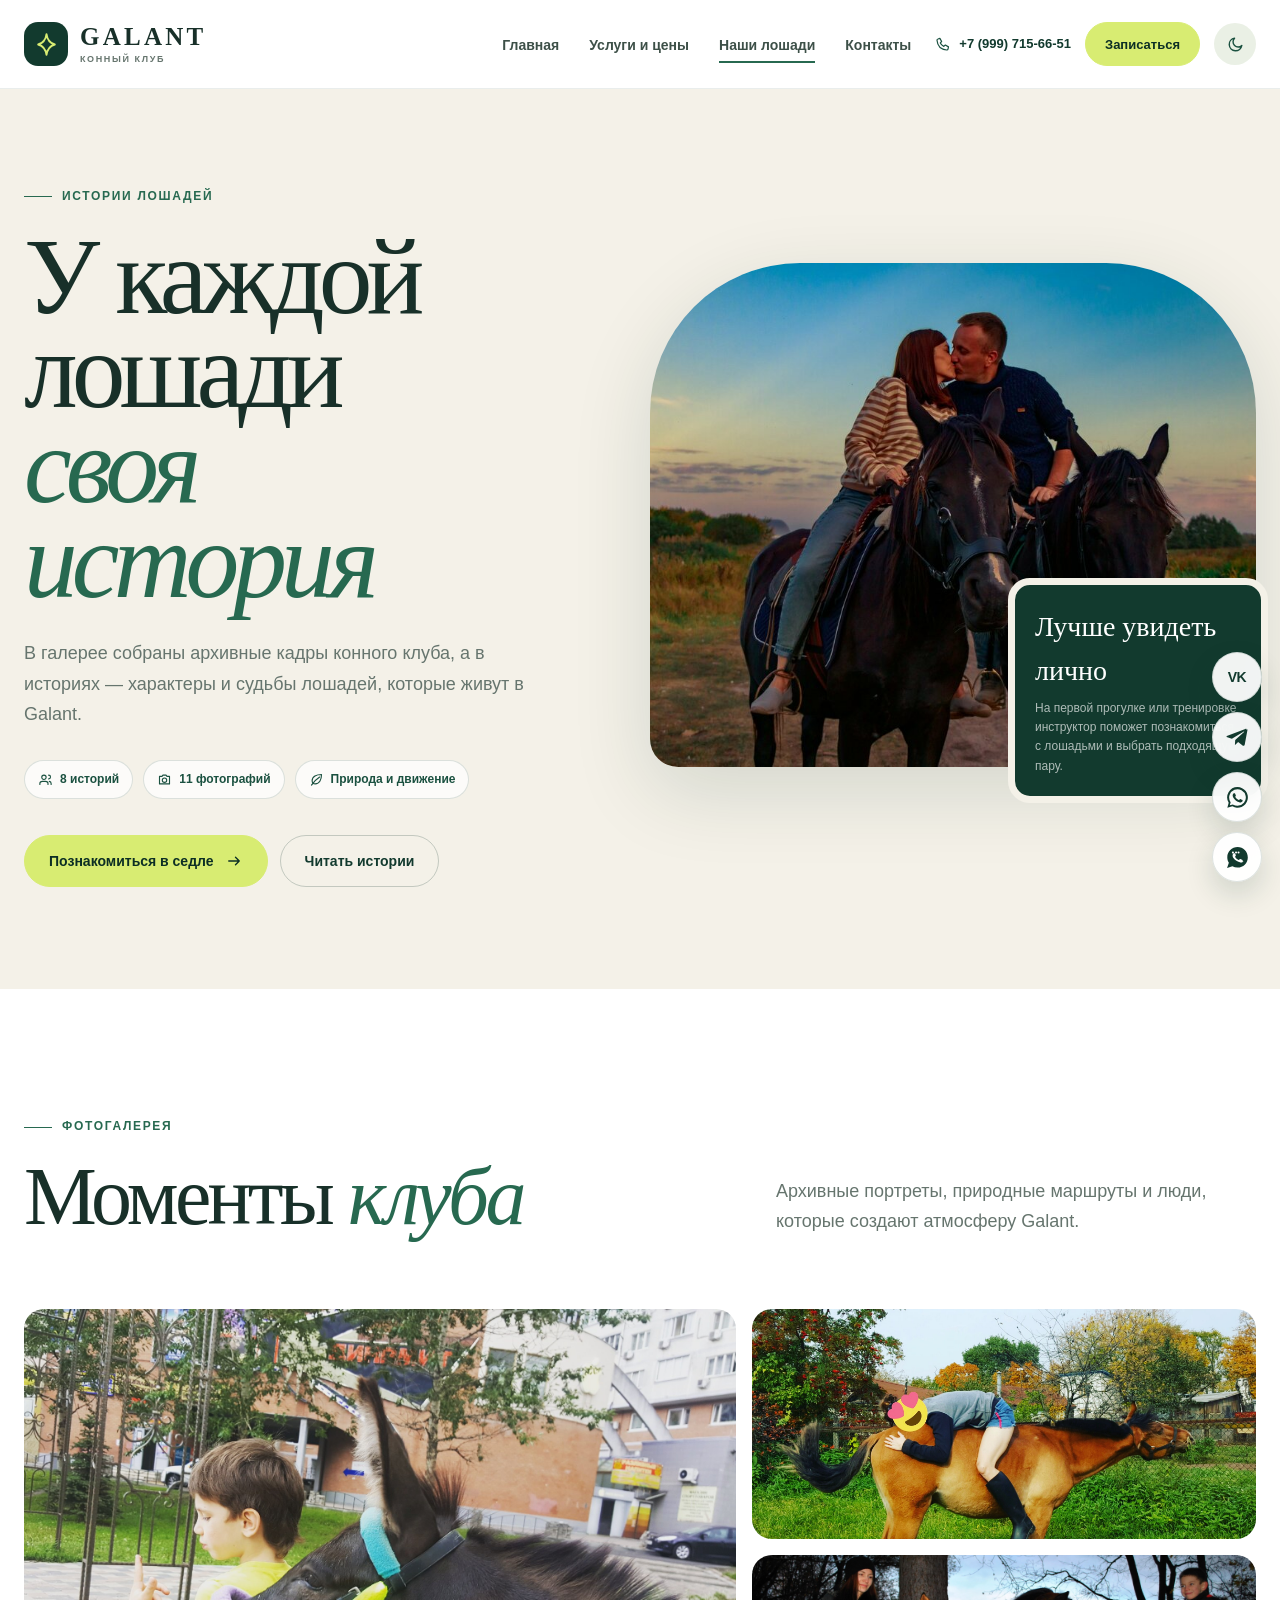
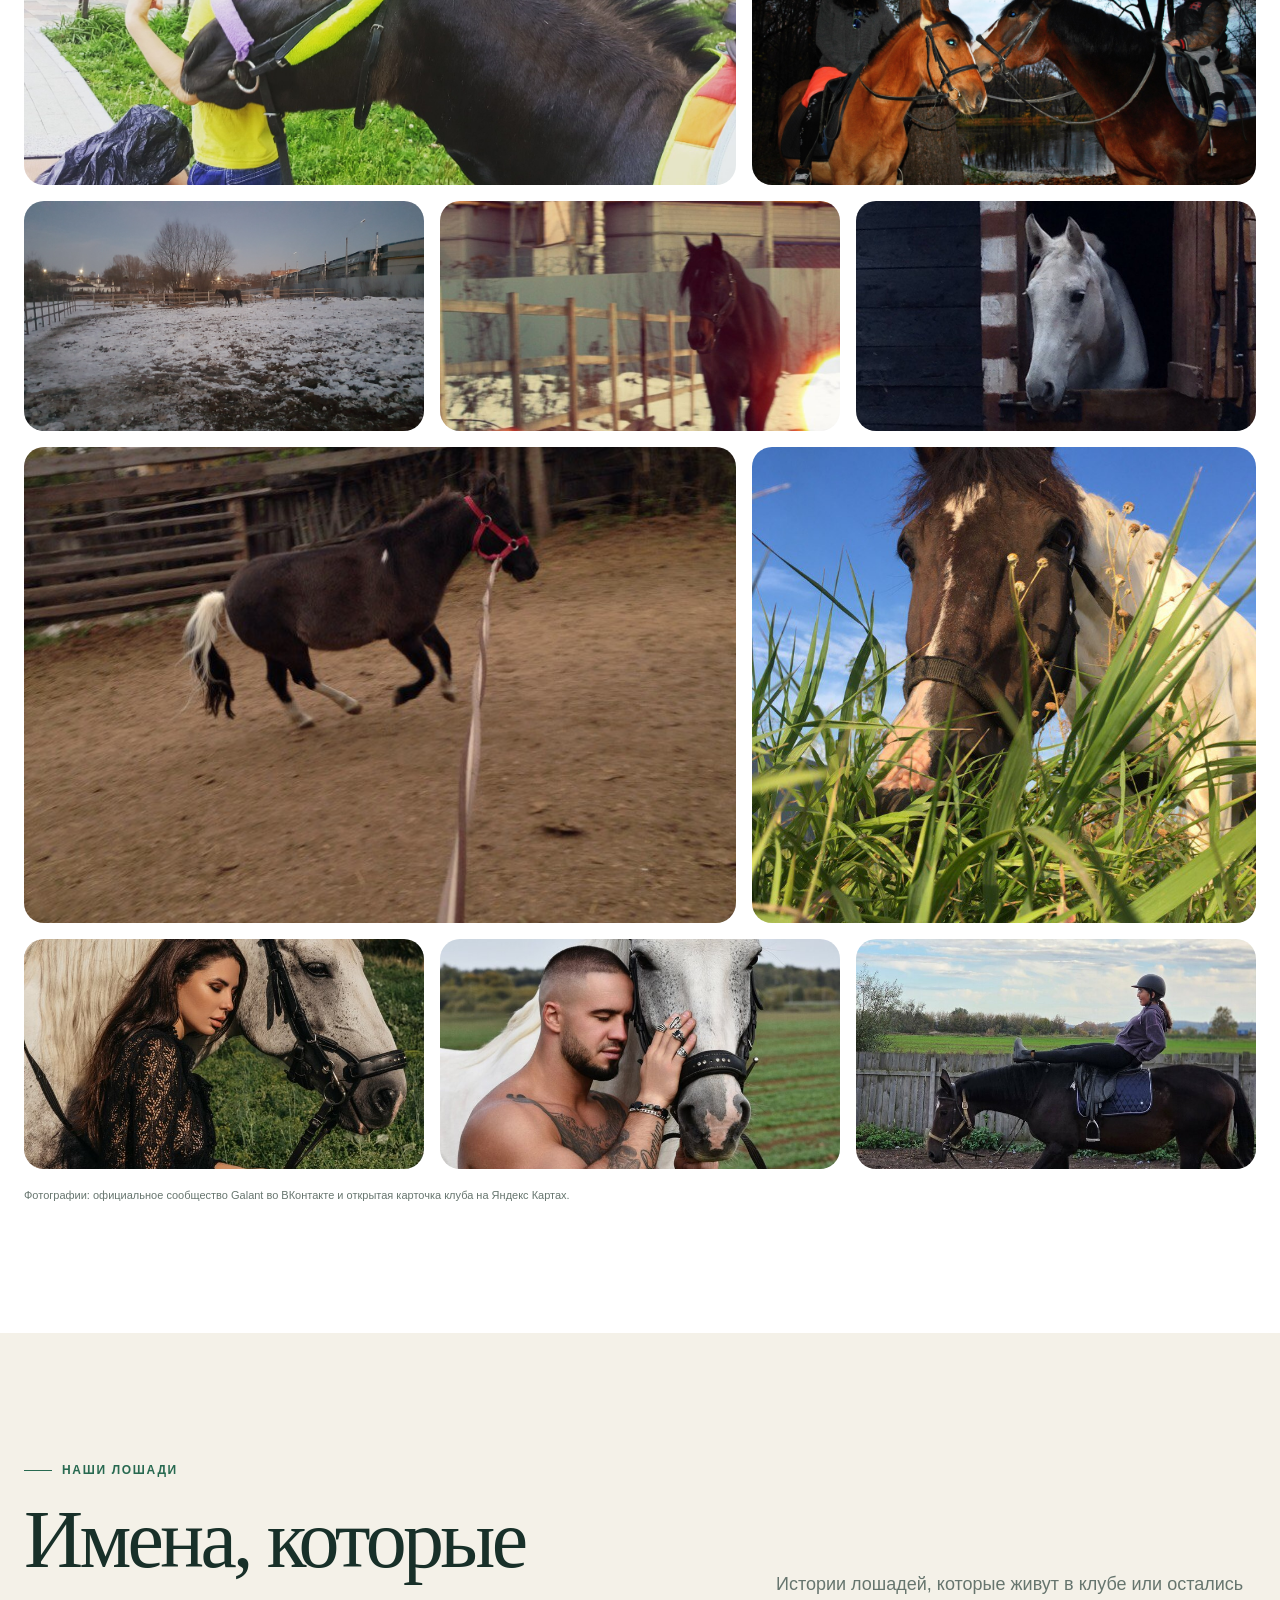
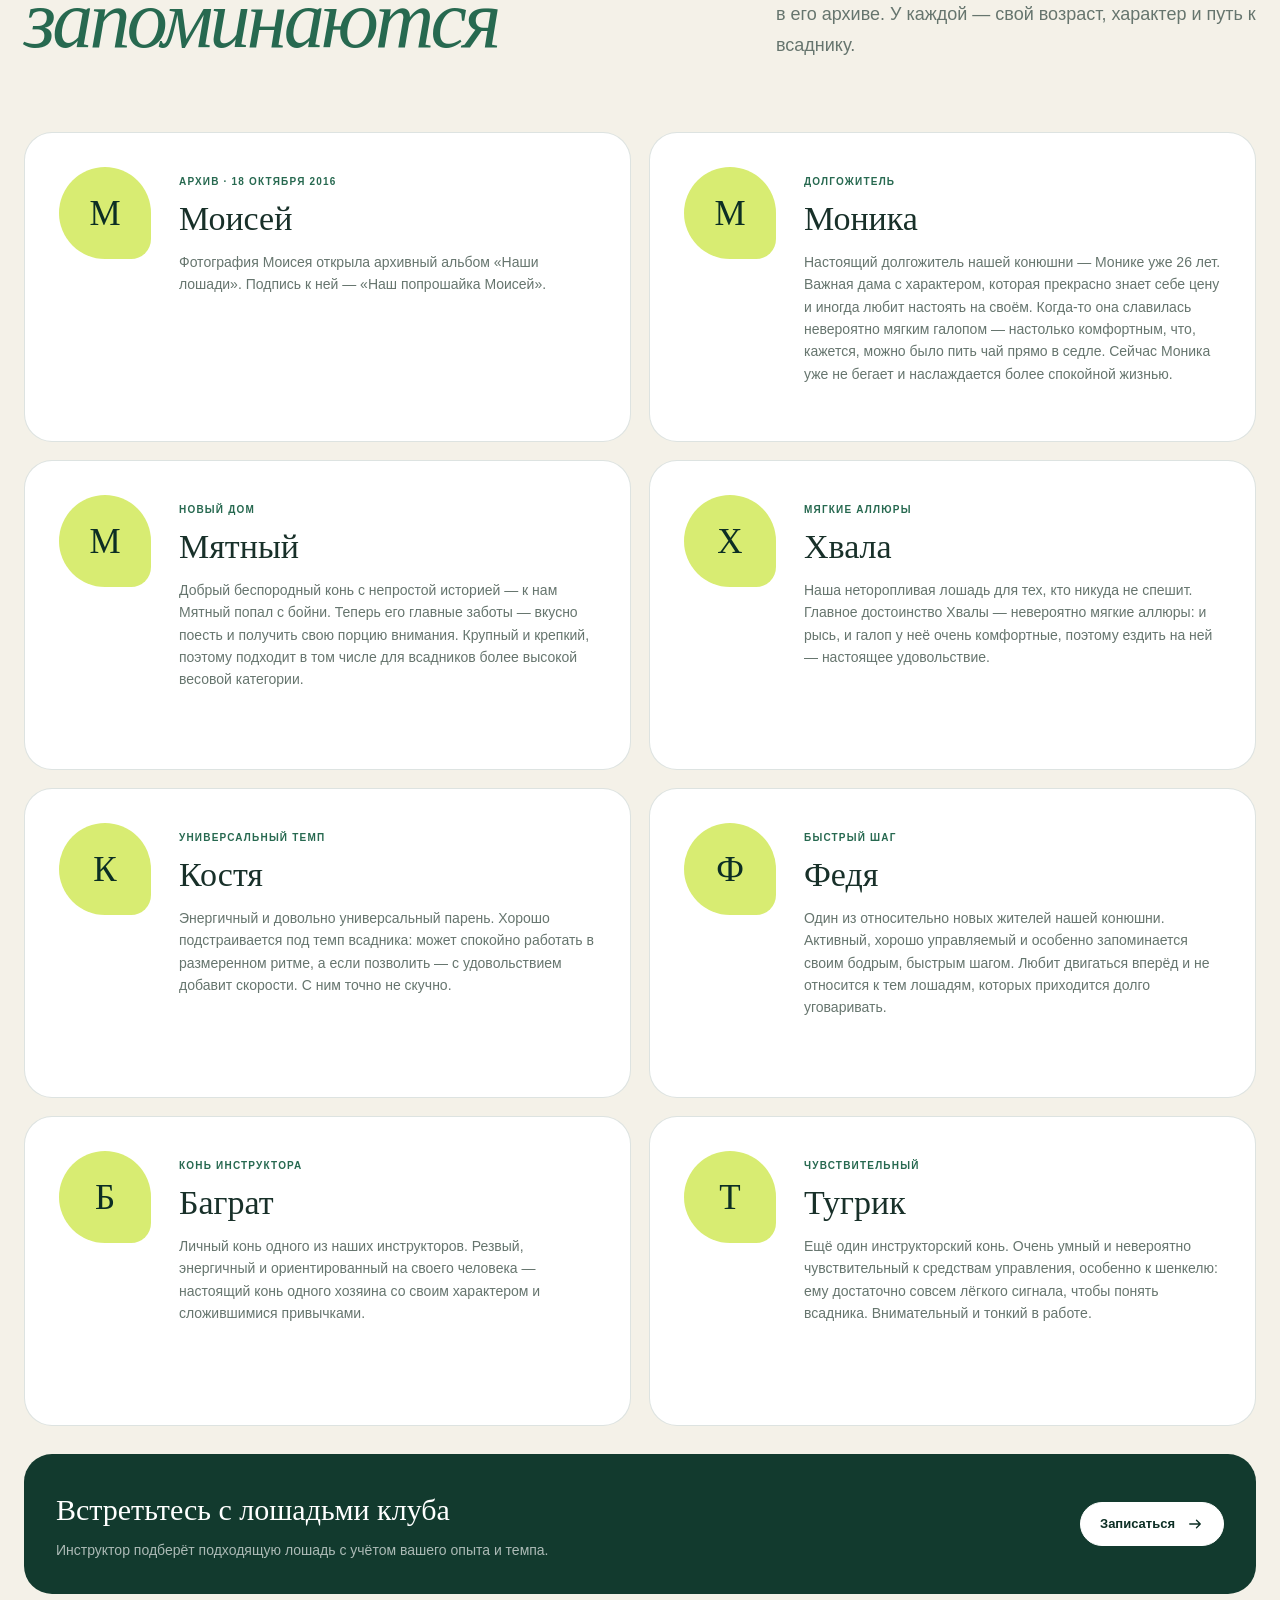
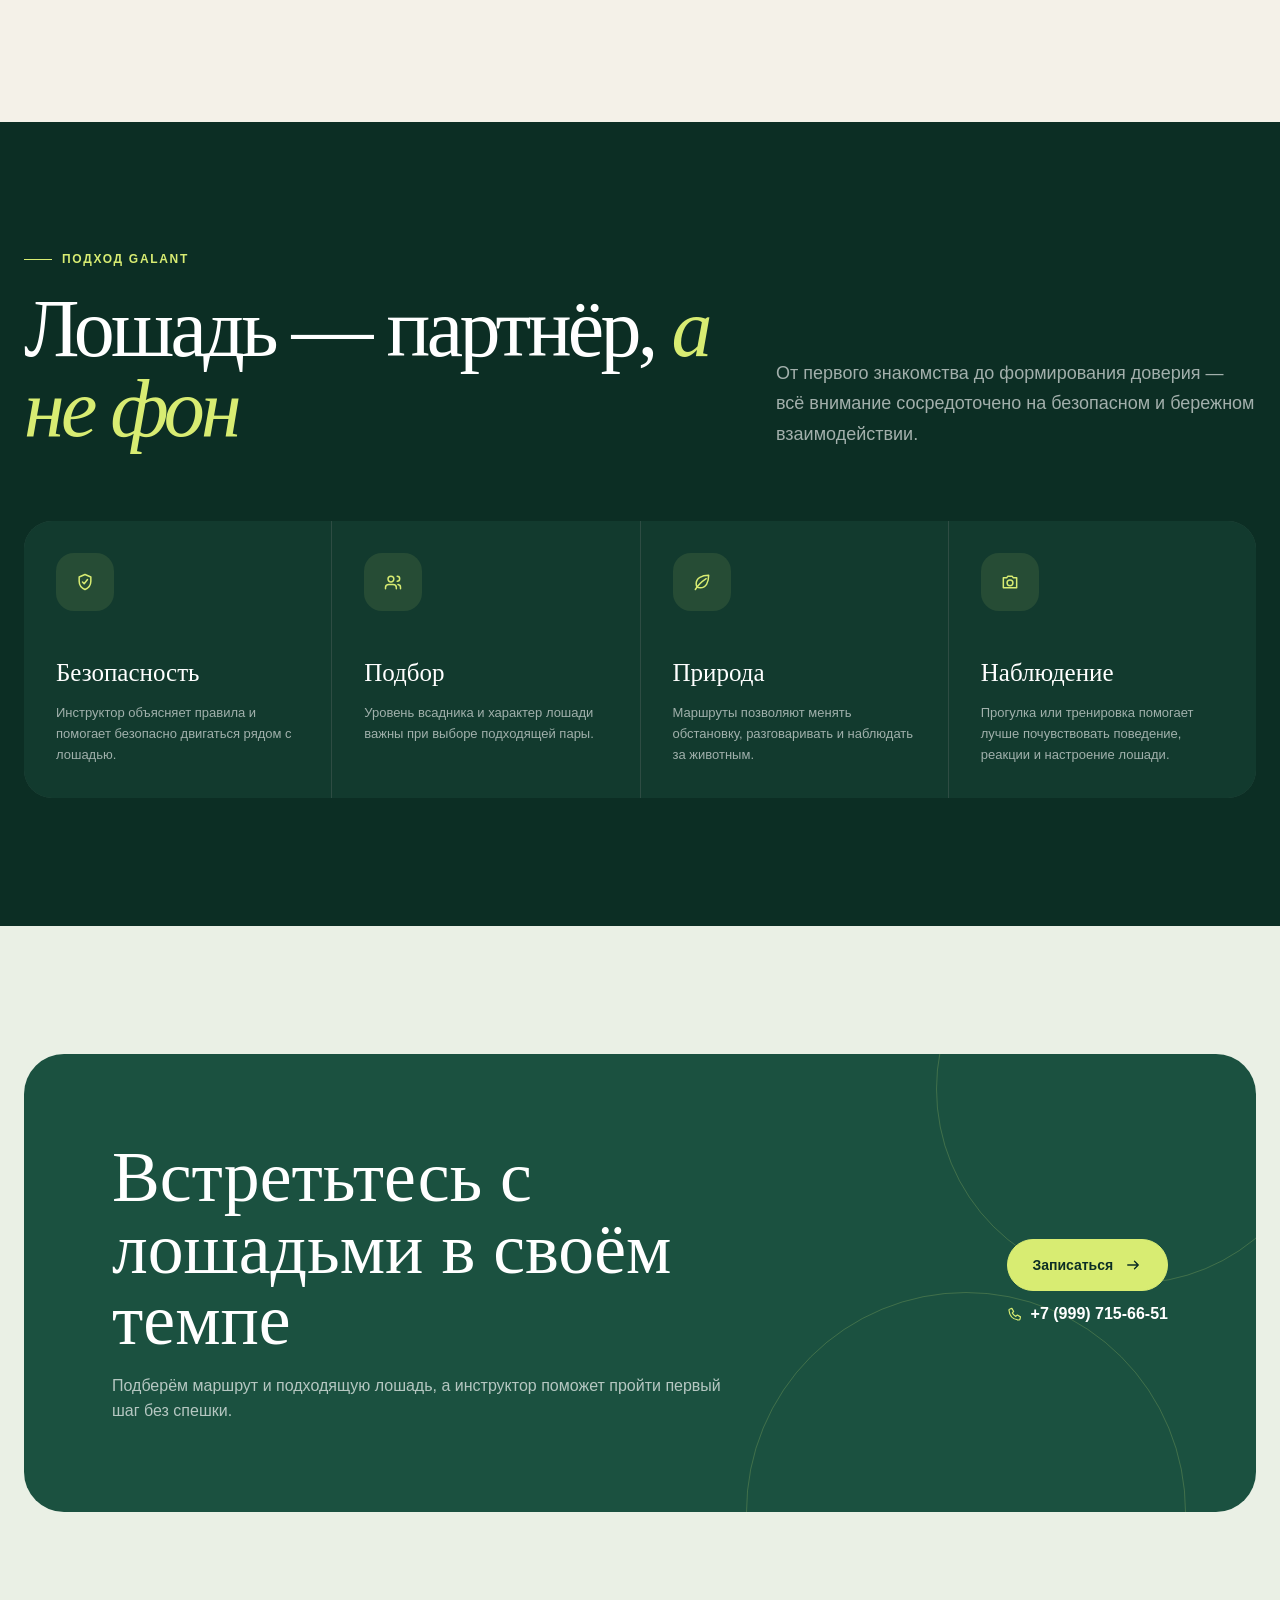
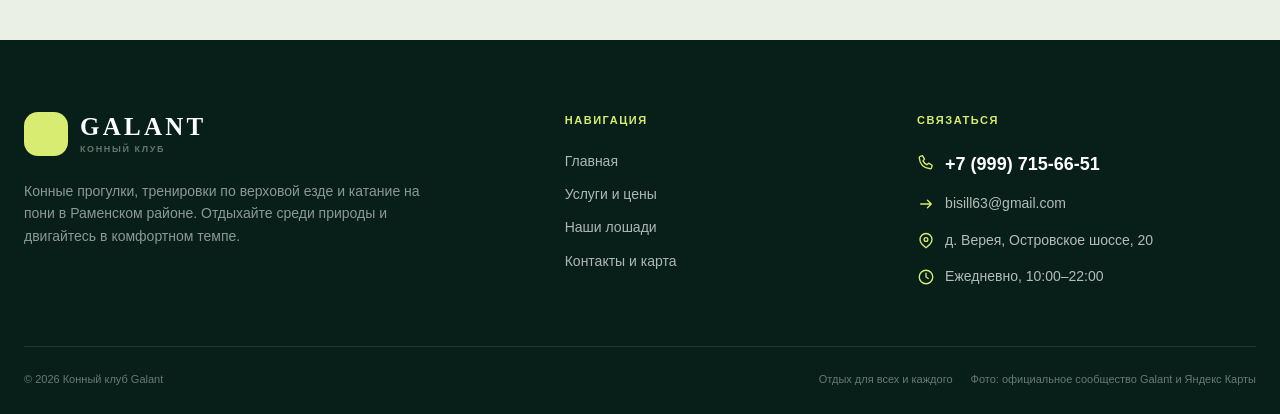
<file: horses.html>
<!doctype html>
<html lang="ru">
<head>
  <meta charset="utf-8">
  <meta name="viewport" content="width=device-width, initial-scale=1">
  <meta name="theme-color" content="#173f32">
  <meta name="color-scheme" content="light dark">
  <script>
    (function () {
      try {
        var t = localStorage.getItem('galant-theme');
        document.documentElement.dataset.theme = t || (window.matchMedia('(prefers-color-scheme: dark)').matches ? 'dark' : 'light');
      } catch (e) {
        document.documentElement.dataset.theme = 'light';
      }
    })();
  </script>
  <meta name="description" content="Фотографии и истории лошадей конного клуба Galant: архивные материалы и рассказы о его постоянных жителях.">
  <title>Наши лошади — конный клуб Galant</title>
  <link rel="icon" href="assets/favicon.svg" type="image/svg+xml">
  <link rel="preload" href="assets/images/galant-08.jpg" as="image" fetchpriority="high">
  <link rel="stylesheet" href="assets/styles.css?v=20261008k">
  <script src="assets/script.js?v=20261008k" defer></script>
</head>
<body>
<svg class="icon-sprite" xmlns="http://www.w3.org/2000/svg" style="display:none" aria-hidden="true" focusable="false">
  <symbol id="icon-vk" viewBox="0 0 24 24"><path fill="currentColor" d="m9.489.004.729-.003h3.564l.73.003.914.01.433.007.418.011.403.014.388.016.374.021.36.025.345.03.333.033c1.74.196 2.933.616 3.833 1.516.9.9 1.32 2.092 1.516 3.833l.034.333.029.346.025.36.02.373.025.588.012.41.013.644.009.915.004.98-.001 3.313-.003.73-.01.914-.007.433-.011.418-.014.403-.016.388-.021.374-.025.36-.03.345-.033.333c-.196 1.74-.616 2.933-1.516 3.833-.9.9-2.092 1.32-3.833 1.516l-.333.034-.346.029-.36.025-.373.02-.588.025-.41.012-.644.013-.915.009-.98.004-3.313-.001-.73-.003-.914-.01-.433-.007-.418-.011-.403-.014-.388-.016-.374-.021-.36-.025-.345-.03-.333-.033c-1.74-.196-2.933-.616-3.833-1.516-.9-.9-1.32-2.092-1.516-3.833l-.034-.333-.029-.346-.025-.36-.02-.373-.025-.588-.012-.41-.013-.644-.009-.915-.004-.98.001-3.313.003-.73.01-.914.007-.433.011-.418.014-.403.016-.388.021-.374.025-.36.03-.345.033-.333c.196-1.74.616-2.933 1.516-3.833.9-.9 2.092-1.32 3.833-1.516l.333-.034.346-.029.36-.025.373-.02.588-.025.41-.012.644-.013.915-.009ZM6.79 7.3H4.05c.13 6.24 3.25 9.99 8.72 9.99h.31v-3.57c2.01.2 3.53 1.67 4.14 3.57h2.84c-.78-2.84-2.83-4.41-4.11-5.01 1.28-.74 3.08-2.54 3.51-4.98h-2.58c-.56 1.98-2.22 3.78-3.8 3.95V7.3H10.5v6.92c-1.6-.4-3.62-2.34-3.71-6.92Z"/></symbol>
  <symbol id="icon-telegram" viewBox="0 0 24 24"><path fill="currentColor" d="M21.7 4.1 18.9 19c-.2 1-.8 1.3-1.7.8l-4.6-3.4-2.2 2.1c-.3.3-.5.5-.9.5l.3-4.7 8.5-7.7c.4-.3-.1-.5-.6-.2L6.6 13.2l-4.4-1.4c-1-.3-1-1 .2-1.4l17.1-6.6c.8-.3 1.5.2 1.2 1.1Z"/></symbol>
  <symbol id="icon-whatsapp" viewBox="0 0 24 24"><path fill="currentColor" d="M12.04 2a9.9 9.9 0 0 0-8.5 15l-1.3 4.8 4.9-1.3A9.9 9.9 0 1 0 12.04 2Zm0 18a8 8 0 0 1-4.1-1.1l-.3-.2-3 .8.8-2.9-.2-.3A8 8 0 1 1 12.04 20Zm4.4-5.8c-.2-.1-1.4-.7-1.6-.8-.2-.1-.4-.1-.5.1l-.7.9c-.1.2-.3.2-.5.1a6.6 6.6 0 0 1-3.3-2.9c-.2-.4.2-.4.6-1.2.1-.1 0-.3 0-.4l-.7-1.7c-.2-.4-.4-.4-.5-.4h-.5c-.2 0-.4.1-.6.3-.2.2-.8.8-.8 1.9 0 1.1.8 2.2.9 2.4.1.1 1.6 2.6 4 3.6 2.4 1 2.4.7 2.9.6.4-.1 1.4-.6 1.6-1.1.2-.6.2-1 .1-1.1-.1-.1-.2-.2-.4-.3Z"/></symbol>
  <symbol id="icon-viber" viewBox="0 0 24 24"><path fill="currentColor" d="M12.1 2C6.6 2 2.2 6.3 2.2 11.7c0 1.9.5 3.7 1.5 5.3L2 22l5.1-1.7a9.8 9.8 0 0 0 4.9 1.3h.1c5.4 0 9.8-4.3 9.8-9.7S17.5 2 12.1 2Zm5.6 13.5c-.2.6-1.3 1.2-1.8 1.2-.5.1-1 .1-1.6-.1-.4-.1-.9-.3-1.5-.5-2.7-.9-4.4-3.2-4.5-3.4-.1-.1-1-1.3-1-2.5 0-1.2.6-1.8.8-2.1.2-.2.5-.3.6-.3h.5c.2 0 .4 0 .5.4l.7 1.7c.1.2 0 .4-.1.5l-.4.5c-.1.1-.3.3-.1.6.1.3.6 1.1 1.3 1.7.9.8 1.6 1 1.9 1.2.2.1.4.1.5-.1l.7-.8c.2-.2.3-.2.6-.1l1.6.8c.2.1.4.2.5.3.1.2.1.6-.1 1.1Z"/><circle cx="7.6" cy="7.2" r="1" fill="#fff"/><circle cx="10.6" cy="7.2" r="1" fill="#fff"/><circle cx="13" cy="7.2" r="1" fill="#fff"/></symbol>
  <symbol id="icon-phone" viewBox="0 0 24 24"><path d="M7.3 3.5 10 8.2 8 10.5c1.1 2.3 2.9 4 5.2 5.1l2.3-2 4.7 2.7-.7 3.3c-.2.9-1 1.5-1.9 1.4C9 20.3 3.7 15 3 6.4c-.1-.9.5-1.7 1.4-1.9l2.9-1Z" fill="none" stroke="currentColor" stroke-width="1.8" stroke-linecap="round" stroke-linejoin="round"/></symbol>
  <symbol id="icon-pin" viewBox="0 0 24 24"><path d="M20 10c0 5-8 11-8 11S4 15 4 10a8 8 0 1 1 16 0Z" fill="none" stroke="currentColor" stroke-width="1.8" stroke-linejoin="round"/><circle cx="12" cy="10" r="2.5" fill="none" stroke="currentColor" stroke-width="1.8"/></symbol>
  <symbol id="icon-clock" viewBox="0 0 24 24"><circle cx="12" cy="12" r="9" fill="none" stroke="currentColor" stroke-width="1.8"/><path d="M12 7v5l3 2" fill="none" stroke="currentColor" stroke-width="1.8" stroke-linecap="round"/></symbol>
  <symbol id="icon-arrow" viewBox="0 0 24 24"><path d="M5 12h14M14 7l5 5-5 5" fill="none" stroke="currentColor" stroke-width="1.8" stroke-linecap="round" stroke-linejoin="round"/></symbol>
  <symbol id="icon-arrow-left" viewBox="0 0 24 24"><path d="M19 12H5M10 7l-5 5 5 5" fill="none" stroke="currentColor" stroke-width="1.8" stroke-linecap="round" stroke-linejoin="round"/></symbol>
  <symbol id="icon-chevron-right" viewBox="0 0 24 24"><path d="m9 5 7 7-7 7" fill="none" stroke="currentColor" stroke-width="1.8" stroke-linecap="round" stroke-linejoin="round"/></symbol>
  <symbol id="icon-menu" viewBox="0 0 24 24"><path d="M4 7h16M4 12h16M4 17h16" fill="none" stroke="currentColor" stroke-width="1.8" stroke-linecap="round"/></symbol>
  <symbol id="icon-close" viewBox="0 0 24 24"><path d="m6 6 12 12M18 6 6 18" fill="none" stroke="currentColor" stroke-width="1.8" stroke-linecap="round"/></symbol>
  <symbol id="icon-check" viewBox="0 0 24 24"><path d="m5 12 4 4L19 6" fill="none" stroke="currentColor" stroke-width="2" stroke-linecap="round" stroke-linejoin="round"/></symbol>
  <symbol id="icon-leaf" viewBox="0 0 24 24"><path d="M20 4C12 4 5 7 5 14c0 3 2 5 5 5 7 0 10-7 10-15Z" fill="none" stroke="currentColor" stroke-width="1.8" stroke-linejoin="round"/><path d="M4 21c3-5 7-9 13-13" fill="none" stroke="currentColor" stroke-width="1.8" stroke-linecap="round"/></symbol>
  <symbol id="icon-shield" viewBox="0 0 24 24"><path d="M12 3 5 6v5c0 4.6 2.8 8 7 10 4.2-2 7-5.4 7-10V6l-7-3Z" fill="none" stroke="currentColor" stroke-width="1.8" stroke-linejoin="round"/><path d="m9 12 2 2 4-5" fill="none" stroke="currentColor" stroke-width="1.8" stroke-linecap="round" stroke-linejoin="round"/></symbol>
  <symbol id="icon-users" viewBox="0 0 24 24"><path d="M16 20v-1.5c0-2-1.8-3.5-4-3.5H7c-2.2 0-4 1.5-4 3.5V20M9.5 12a3.5 3.5 0 1 0 0-7 3.5 3.5 0 0 0 0 7ZM17 11a3 3 0 1 0 0-6M18 15c1.8.3 3 1.6 3 3.2V20" fill="none" stroke="currentColor" stroke-width="1.8" stroke-linecap="round"/></symbol>
  <symbol id="icon-camera" viewBox="0 0 24 24"><path d="M4 7h4l1.5-2h5L16 7h4v12H4V7Z" fill="none" stroke="currentColor" stroke-width="1.8" stroke-linejoin="round"/><circle cx="12" cy="13" r="3.5" fill="none" stroke="currentColor" stroke-width="1.8"/></symbol>
  <symbol id="icon-spark" viewBox="0 0 24 24"><path d="M12 2c.7 5.2 2.8 8.5 8 10-5.2 1.5-7.3 4.8-8 10-.7-5.2-2.8-8.5-8-10 5.2-1.5 7.3-4.8 8-10Z" fill="none" stroke="currentColor" stroke-width="1.8" stroke-linejoin="round"/></symbol>
  <symbol id="icon-route" viewBox="0 0 24 24"><circle cx="6" cy="18" r="2" fill="none" stroke="currentColor" stroke-width="1.8"/><circle cx="18" cy="6" r="2" fill="none" stroke="currentColor" stroke-width="1.8"/><path d="M8 18h3a3 3 0 0 0 3-3v-3a3 3 0 0 1 3-3h-1" fill="none" stroke="currentColor" stroke-width="1.8" stroke-linecap="round"/></symbol>
  <symbol id="icon-sun" viewBox="0 0 24 24"><circle cx="12" cy="12" r="4.2" fill="none" stroke="currentColor" stroke-width="1.8"/><path d="M12 2.5v2.6M12 18.9v2.6M2.5 12h2.6M18.9 12h2.6M4.9 4.9l1.8 1.8M17.3 17.3l1.8 1.8M19.1 4.9l-1.8 1.8M6.7 17.3l-1.8 1.8" fill="none" stroke="currentColor" stroke-width="1.8" stroke-linecap="round"/></symbol>
  <symbol id="icon-moon" viewBox="0 0 24 24"><path d="M20 13.2A8 8 0 1 1 10.8 4 6.5 6.5 0 0 0 20 13.2Z" fill="none" stroke="currentColor" stroke-width="1.8" stroke-linejoin="round"/></symbol>
</svg>
  <a class="sr-only" href="#main">Перейти к основному содержанию</a>
  <header class="site-header">
    <div class="container header-inner">
      <a class="logo" href="index.html" aria-label="Galant — главная"><span class="logo-mark"><svg class="icon" aria-hidden="true"><use href="#icon-spark"></use></svg></span><span class="logo-copy"><span class="logo-name">GALANT</span><span class="logo-subtitle">конный клуб</span></span></a>
      <nav class="site-nav" aria-label="Основная навигация">
        <a class="nav-link" href="index.html">Главная</a>
        <a class="nav-link" href="services.html">Услуги и цены</a>
        <a class="nav-link" href="horses.html" aria-current="page">Наши лошади</a>
        <a class="nav-link" href="index.html#location">Контакты</a>
      </nav>
      <div class="header-actions">
        <a class="header-phone top-phone" href="tel:+79997156651"><svg class="icon" aria-hidden="true"><use href="#icon-phone"></use></svg><span>+7 (999) 715-66-51</span></a>
        <button class="button button-accent button-small header-cta" type="button" data-booking="Прогулка или тренировка">Записаться</button>
        <button class="theme-toggle" type="button" data-theme-toggle aria-label="Включить тёмную тему" aria-pressed="false"><svg class="icon icon-sun" aria-hidden="true"><use href="#icon-sun"></use></svg><svg class="icon icon-moon" aria-hidden="true"><use href="#icon-moon"></use></svg></button>
        <button class="menu-toggle" type="button" data-menu-toggle aria-expanded="false" aria-controls="mobile-menu" aria-label="Открыть меню"><svg class="icon icon-menu" aria-hidden="true"><use href="#icon-menu"></use></svg><svg class="icon icon-close" aria-hidden="true"><use href="#icon-close"></use></svg></button>
      </div>
    </div>
  </header>

  <nav class="mobile-menu" id="mobile-menu" data-mobile-menu aria-label="Мобильная навигация" aria-hidden="true">
    <a href="index.html">Главная</a><a href="services.html">Услуги и цены</a><a href="horses.html">Наши лошади</a><a href="index.html#location">Контакты</a>
    <button class="button button-accent" type="button" data-booking="Прогулка или тренировка">Записаться</button>
    <div class="mobile-contacts"><a class="top-phone" href="tel:+79997156651"><svg class="icon" aria-hidden="true"><use href="#icon-phone"></use></svg><span>+7 (999) 715-66-51</span></a></div>
  </nav>

  <main id="main">
    <section class="page-hero">
      <div class="container page-hero-grid">
        <div class="page-hero-copy reveal">
          <span class="eyebrow">Истории лошадей</span>
          <h1 class="page-hero-title">У каждой лошади <em>своя история</em></h1>
          <p class="section-copy">В галерее собраны архивные кадры конного клуба, а в историях — характеры и судьбы лошадей, которые живут в Galant.</p>
          <div class="page-hero-meta">
            <span class="tag"><svg class="icon" aria-hidden="true"><use href="#icon-users"></use></svg>8 историй</span>
            <span class="tag"><svg class="icon" aria-hidden="true"><use href="#icon-camera"></use></svg>11 фотографий</span>
            <span class="tag"><svg class="icon" aria-hidden="true"><use href="#icon-leaf"></use></svg>Природа и движение</span>
          </div>
          <div class="hero-actions"><button class="button button-accent" type="button" data-booking="Прогулка или тренировка">Познакомиться в седле<svg class="icon" aria-hidden="true"><use href="#icon-arrow"></use></svg></button><a class="button button-outline" href="#stories">Читать истории</a></div>
        </div>
        <div class="page-hero-media reveal">
          <img class="page-hero-image" src="assets/images/galant-08.jpg" alt="Лошади конного клуба Galant на природе" width="1024" height="683" fetchpriority="high">
          <div class="page-hero-card"><strong>Лучше увидеть лично</strong><p>На первой прогулке или тренировке инструктор поможет познакомиться с лошадьми и выбрать подходящую пару.</p></div>
        </div>
      </div>
    </section>

    <section class="section">
      <div class="container">
        <div class="section-header reveal">
          <div class="section-header-copy"><span class="kicker">Фотогалерея</span><h2 class="section-title">Моменты <em>клуба</em></h2></div>
          <p class="section-copy">Архивные портреты, природные маршруты и люди, которые создают атмосферу Galant.</p>
        </div>
        <div class="horses-gallery">
          <figure class="gallery-item reveal"><img src="assets/images/galant-vk-01.jpg" alt="Моисей, лошадь конного клуба Galant" width="1767" height="1152" loading="lazy"></figure>
          <figure class="gallery-item reveal"><img src="assets/images/galant-vk-02.jpg" alt="Мальборо, лошадь конного клуба Galant" width="1920" height="1920" loading="lazy"></figure>
          <figure class="gallery-item reveal"><img src="assets/images/galant-vk-03.jpg" alt="Любофффь, лошадь конного клуба Galant" width="2560" height="1714" loading="lazy"></figure>
          <figure class="gallery-item reveal"><img src="assets/images/galant-vk-04.jpg" alt="Русский рысак конного клуба Galant" width="2048" height="1152" loading="lazy"></figure>
          <figure class="gallery-item reveal"><img src="assets/images/galant-vk-05.jpg" alt="Пентагон, лошадь конного клуба Galant" width="614" height="807" loading="lazy"></figure>
          <figure class="gallery-item reveal"><img src="assets/images/galant-vk-06.jpg" alt="Моника, лошадь конного клуба Galant" width="720" height="960" loading="lazy"></figure>
          <figure class="gallery-item reveal"><img src="assets/images/galant-vk-07.jpg" alt="Пушок, лошадь конного клуба Galant" width="720" height="960" loading="lazy"></figure>
          <figure class="gallery-item reveal"><img src="assets/images/galant-vk-08.jpg" alt="Сюрприз, лошадь конного клуба Galant" width="719" height="960" loading="lazy"></figure>
          <figure class="gallery-item reveal"><img src="assets/images/galant-02.jpg" alt="Лошадь конного клуба Galant" width="684" height="1024" loading="lazy"></figure>
          <figure class="gallery-item reveal"><img src="assets/images/galant-07.jpg" alt="Лошадь и всадник на прогулке" width="684" height="1024" loading="lazy"></figure>
          <figure class="gallery-item reveal"><img src="assets/images/galant-10.jpg" alt="Лошадь клуба Galant на природе" width="768" height="1024" loading="lazy"></figure>
        </div>
        <p class="photo-credit">Фотографии: <a href="https://vk.ru/horsegalant" target="_blank" rel="noopener noreferrer">официальное сообщество Galant во ВКонтакте</a> и открытая карточка клуба на Яндекс Картах.</p>
      </div>
    </section>

    <section class="section section-cream" id="stories">
      <div class="container">
        <div class="section-header reveal">
          <div class="section-header-copy"><span class="kicker">Наши лошади</span><h2 class="section-title">Имена, которые <em>запоминаются</em></h2></div>
          <p class="section-copy">Истории лошадей, которые живут в клубе или остались в его архиве. У каждой — свой возраст, характер и путь к всаднику.</p>
        </div>
        <div class="stories-grid">
          <article class="story-card reveal"><span class="story-monogram" aria-hidden="true">М</span><div><span class="story-label">Архив · 18 октября 2016</span><h3>Моисей</h3><p>Фотография Моисея открыла архивный альбом «Наши лошади». Подпись к ней — «Наш попрошайка Моисей».</p></div></article>
          <article class="story-card reveal"><span class="story-monogram" aria-hidden="true">М</span><div><span class="story-label">Долгожитель</span><h3>Моника</h3><p>Настоящий долгожитель нашей конюшни — Монике уже 26 лет. Важная дама с характером, которая прекрасно знает себе цену и иногда любит настоять на своём. Когда-то она славилась невероятно мягким галопом — настолько комфортным, что, кажется, можно было пить чай прямо в седле. Сейчас Моника уже не бегает и наслаждается более спокойной жизнью.</p></div></article>
          <article class="story-card reveal"><span class="story-monogram" aria-hidden="true">М</span><div><span class="story-label">Новый дом</span><h3>Мятный</h3><p>Добрый беспородный конь с непростой историей — к нам Мятный попал с бойни. Теперь его главные заботы — вкусно поесть и получить свою порцию внимания. Крупный и крепкий, поэтому подходит в том числе для всадников более высокой весовой категории.</p></div></article>
          <article class="story-card reveal"><span class="story-monogram" aria-hidden="true">Х</span><div><span class="story-label">Мягкие аллюры</span><h3>Хвала</h3><p>Наша неторопливая лошадь для тех, кто никуда не спешит. Главное достоинство Хвалы — невероятно мягкие аллюры: и рысь, и галоп у неё очень комфортные, поэтому ездить на ней — настоящее удовольствие.</p></div></article>
          <article class="story-card reveal"><span class="story-monogram" aria-hidden="true">К</span><div><span class="story-label">Универсальный темп</span><h3>Костя</h3><p>Энергичный и довольно универсальный парень. Хорошо подстраивается под темп всадника: может спокойно работать в размеренном ритме, а если позволить — с удовольствием добавит скорости. С ним точно не скучно.</p></div></article>
          <article class="story-card reveal"><span class="story-monogram" aria-hidden="true">Ф</span><div><span class="story-label">Быстрый шаг</span><h3>Федя</h3><p>Один из относительно новых жителей нашей конюшни. Активный, хорошо управляемый и особенно запоминается своим бодрым, быстрым шагом. Любит двигаться вперёд и не относится к тем лошадям, которых приходится долго уговаривать.</p></div></article>
          <article class="story-card reveal"><span class="story-monogram" aria-hidden="true">Б</span><div><span class="story-label">Конь инструктора</span><h3>Баграт</h3><p>Личный конь одного из наших инструкторов. Резвый, энергичный и ориентированный на своего человека — настоящий конь одного хозяина со своим характером и сложившимися привычками.</p></div></article>
          <article class="story-card reveal"><span class="story-monogram" aria-hidden="true">Т</span><div><span class="story-label">Чувствительный</span><h3>Тугрик</h3><p>Ещё один инструкторский конь. Очень умный и невероятно чувствительный к средствам управления, особенно к шенкелю: ему достаточно совсем лёгкого сигнала, чтобы понять всадника. Внимательный и тонкий в работе.</p></div></article>
        </div>
        <div class="services-cta reveal" style="margin-top:28px">
          <div><h3>Встретьтесь с лошадьми клуба</h3><p>Инструктор подберёт подходящую лошадь с учётом вашего опыта и темпа.</p></div>
          <button class="button button-light button-small" type="button" data-booking="Прогулка или тренировка">Записаться<svg class="icon" aria-hidden="true"><use href="#icon-arrow"></use></svg></button>
        </div>
      </div>
    </section>

    <section class="section section-dark">
      <div class="container">
        <div class="section-header reveal">
          <div class="section-header-copy"><span class="kicker" style="color:var(--lime)">Подход Galant</span><h2 class="section-title">Лошадь — партнёр, <em style="color:var(--lime)">а не фон</em></h2></div>
          <p class="section-copy" style="color:rgba(255,255,255,.62)">От первого знакомства до формирования доверия — всё внимание сосредоточено на безопасном и бережном взаимодействии.</p>
        </div>
        <div class="care-list">
          <article class="care-card reveal"><span class="feature-icon"><svg class="icon" aria-hidden="true"><use href="#icon-shield"></use></svg></span><h3>Безопасность</h3><p>Инструктор объясняет правила и помогает безопасно двигаться рядом с лошадью.</p></article>
          <article class="care-card reveal"><span class="feature-icon"><svg class="icon" aria-hidden="true"><use href="#icon-users"></use></svg></span><h3>Подбор</h3><p>Уровень всадника и характер лошади важны при выборе подходящей пары.</p></article>
          <article class="care-card reveal"><span class="feature-icon"><svg class="icon" aria-hidden="true"><use href="#icon-leaf"></use></svg></span><h3>Природа</h3><p>Маршруты позволяют менять обстановку, разговаривать и наблюдать за животным.</p></article>
          <article class="care-card reveal"><span class="feature-icon"><svg class="icon" aria-hidden="true"><use href="#icon-camera"></use></svg></span><h3>Наблюдение</h3><p>Прогулка или тренировка помогает лучше почувствовать поведение, реакции и настроение лошади.</p></article>
        </div>
      </div>
    </section>

    <section class="section section-sage">
      <div class="container">
        <div class="cta-band reveal">
          <div class="cta-band-inner">
            <div><h2>Встретьтесь с лошадьми в своём темпе</h2><p>Подберём маршрут и подходящую лошадь, а инструктор поможет пройти первый шаг без спешки.</p></div>
            <div class="cta-actions"><button class="button button-accent" type="button" data-booking="Прогулка или тренировка">Записаться<svg class="icon" aria-hidden="true"><use href="#icon-arrow"></use></svg></button><a class="top-phone" href="tel:+79997156651" style="color:var(--white)"><svg class="icon" aria-hidden="true"><use href="#icon-phone"></use></svg><span>+7 (999) 715-66-51</span></a></div>
          </div>
        </div>
      </div>
    </section>


  </main>

  <footer class="site-footer">
    <div class="container">
      <div class="footer-grid">
        <div class="footer-brand">
          <a class="logo" href="index.html" aria-label="Galant — главная"><span class="logo-mark"><svg class="icon" aria-hidden="true"><use href="#icon-spark"></use></svg></span><span class="logo-copy"><span class="logo-name">GALANT</span><span class="logo-subtitle">конный клуб</span></span></a>
          <p>Конные прогулки, тренировки по верховой езде и катание на пони в Раменском районе. Отдыхайте среди природы и двигайтесь в комфортном темпе.</p>
        </div>
        <div><h2 class="footer-title">Навигация</h2><nav class="footer-links" aria-label="Навигация в подвале"><a href="index.html">Главная</a><a href="services.html">Услуги и цены</a><a href="horses.html">Наши лошади</a><a href="index.html#location">Контакты и карта</a></nav></div>
        <div><h2 class="footer-title">Связаться</h2><div class="footer-contact"><a class="top-phone" href="tel:+79997156651"><svg class="icon" aria-hidden="true"><use href="#icon-phone"></use></svg><span>+7 (999) 715-66-51</span></a><a href="mailto:bisill63@gmail.com"><svg class="icon" aria-hidden="true"><use href="#icon-arrow"></use></svg><span>bisill63@gmail.com</span></a><p><svg class="icon" aria-hidden="true"><use href="#icon-pin"></use></svg><span>д. Верея, Островское шоссе, 20</span></p><p><svg class="icon" aria-hidden="true"><use href="#icon-clock"></use></svg><span>Ежедневно, 10:00–22:00</span></p></div></div>
      </div>
      <div class="footer-bottom"><span>© <span data-current-year>2026</span> Конный клуб Galant</span><div class="footer-bottom-links"><span>Отдых для всех и каждого</span><span>Фото: официальное сообщество Galant и Яндекс Карты</span></div></div>
    </div>
  </footer>

  <nav class="social-float" aria-label="Социальные сети">
    <a class="social-link" href="https://vk.ru/horsegalant" target="_blank" rel="noopener noreferrer" aria-label="Galant во ВКонтакте"><span class="social-vk" aria-hidden="true">VK</span></a>
    <a class="social-link" href="https://t.me/+79997156651" target="_blank" rel="noopener noreferrer" aria-label="Galant в Telegram"><svg class="icon" aria-hidden="true"><use href="#icon-telegram"></use></svg></a>
    <a class="social-link" href="https://wa.me/79997156651" target="_blank" rel="noopener noreferrer" aria-label="Galant в WhatsApp"><svg class="icon" aria-hidden="true"><use href="#icon-whatsapp"></use></svg></a>
    <a class="social-link" href="https://viber.click/79997156651" target="_blank" rel="noopener noreferrer" aria-label="Galant в Viber"><svg class="icon" aria-hidden="true"><use href="#icon-viber"></use></svg></a>
  </nav>

  <dialog class="booking-modal" id="booking" aria-labelledby="booking-title">
    <div class="modal-header"><div><h2 id="booking-title">Запись в клуб Galant</h2><p>Заполните форму — заявка откроется в выбранном мессенджере.</p></div><button class="modal-close" type="button" data-booking-close aria-label="Закрыть форму"><svg class="icon" aria-hidden="true"><use href="#icon-close"></use></svg></button></div>
    <form class="booking-form" data-booking-form>
      <div class="form-grid">
        <div class="form-field"><label for="booking-name">Ваше имя</label><input id="booking-name" name="name" type="text" autocomplete="name" placeholder="Например, Анна" required></div>
        <div class="form-field"><label for="booking-phone">Телефон</label><input id="booking-phone" name="phone" type="tel" autocomplete="tel" inputmode="tel" placeholder="+7 (___) ___-__-__" required></div>
        <div class="form-field form-field-full"><label for="booking-service">Услуга</label><input id="booking-service" name="service" type="text" value="Прогулка или тренировка" readonly></div>
        <div class="form-field"><label for="booking-duration">Продолжительность</label><select id="booking-duration" name="duration" required><option value="" selected disabled>Выберите продолжительность</option><option value="30">30 минут</option><option value="60">1 час</option><option value="90">1,5 часа</option><option value="120">2 часа</option><option value="240">4 часа</option><option value="480">8 часов</option></select></div>
        <div class="form-field"><label for="booking-date">Желаемая дата</label><input id="booking-date" name="date" type="date"></div>
        <div class="form-field form-field-full"><label for="booking-comment">Опыт и желаемый темп</label><textarea id="booking-comment" name="comment" rows="3" placeholder="Например: я новичок, хочу спокойный темп" required></textarea></div>
      </div>
      <label class="form-consent"><input name="consent" type="checkbox" required><span>Я согласен(на) на обработку контактных данных для связи по записи.</span></label>
      <fieldset class="booking-channel-field"><legend>Куда отправить заявку</legend><div class="booking-channels" role="radiogroup" aria-label="Канал отправки"><button class="channel-btn is-active" type="button" data-booking-channel="whatsapp" aria-pressed="true"><svg class="icon" aria-hidden="true"><use href="#icon-whatsapp"></use></svg><span>WhatsApp</span></button><button class="channel-btn" type="button" data-booking-channel="telegram" aria-pressed="false"><svg class="icon" aria-hidden="true"><use href="#icon-telegram"></use></svg><span>Telegram</span></button><button class="channel-btn" type="button" data-booking-channel="vk" aria-pressed="false"><svg class="icon" aria-hidden="true"><use href="#icon-vk"></use></svg><span>ВКонтакте</span></button><button class="channel-btn" type="button" data-booking-channel="sms" aria-pressed="false"><svg class="icon" aria-hidden="true"><use href="#icon-phone"></use></svg><span>SMS</span></button></div></fieldset>
      <div class="booking-copy" hidden><label for="booking-message">Текст заявки</label><textarea id="booking-message" rows="5" readonly></textarea><button class="button button-outline button-small" type="button" data-booking-copy>Скопировать<svg class="icon" aria-hidden="true"><use href="#icon-check"></use></svg></button></div>
      <p class="form-status" data-form-status aria-live="polite"></p>
      <div class="modal-actions"><a class="modal-phone" href="tel:+79997156651"><svg class="icon" aria-hidden="true"><use href="#icon-phone"></use></svg><span>Лучше по телефону</span></a><button class="button button-accent" type="submit">Отправить заявку<svg class="icon" aria-hidden="true"><use href="#icon-arrow"></use></svg></button></div>
    </form>
  </dialog>
</body>
</html>
</file>
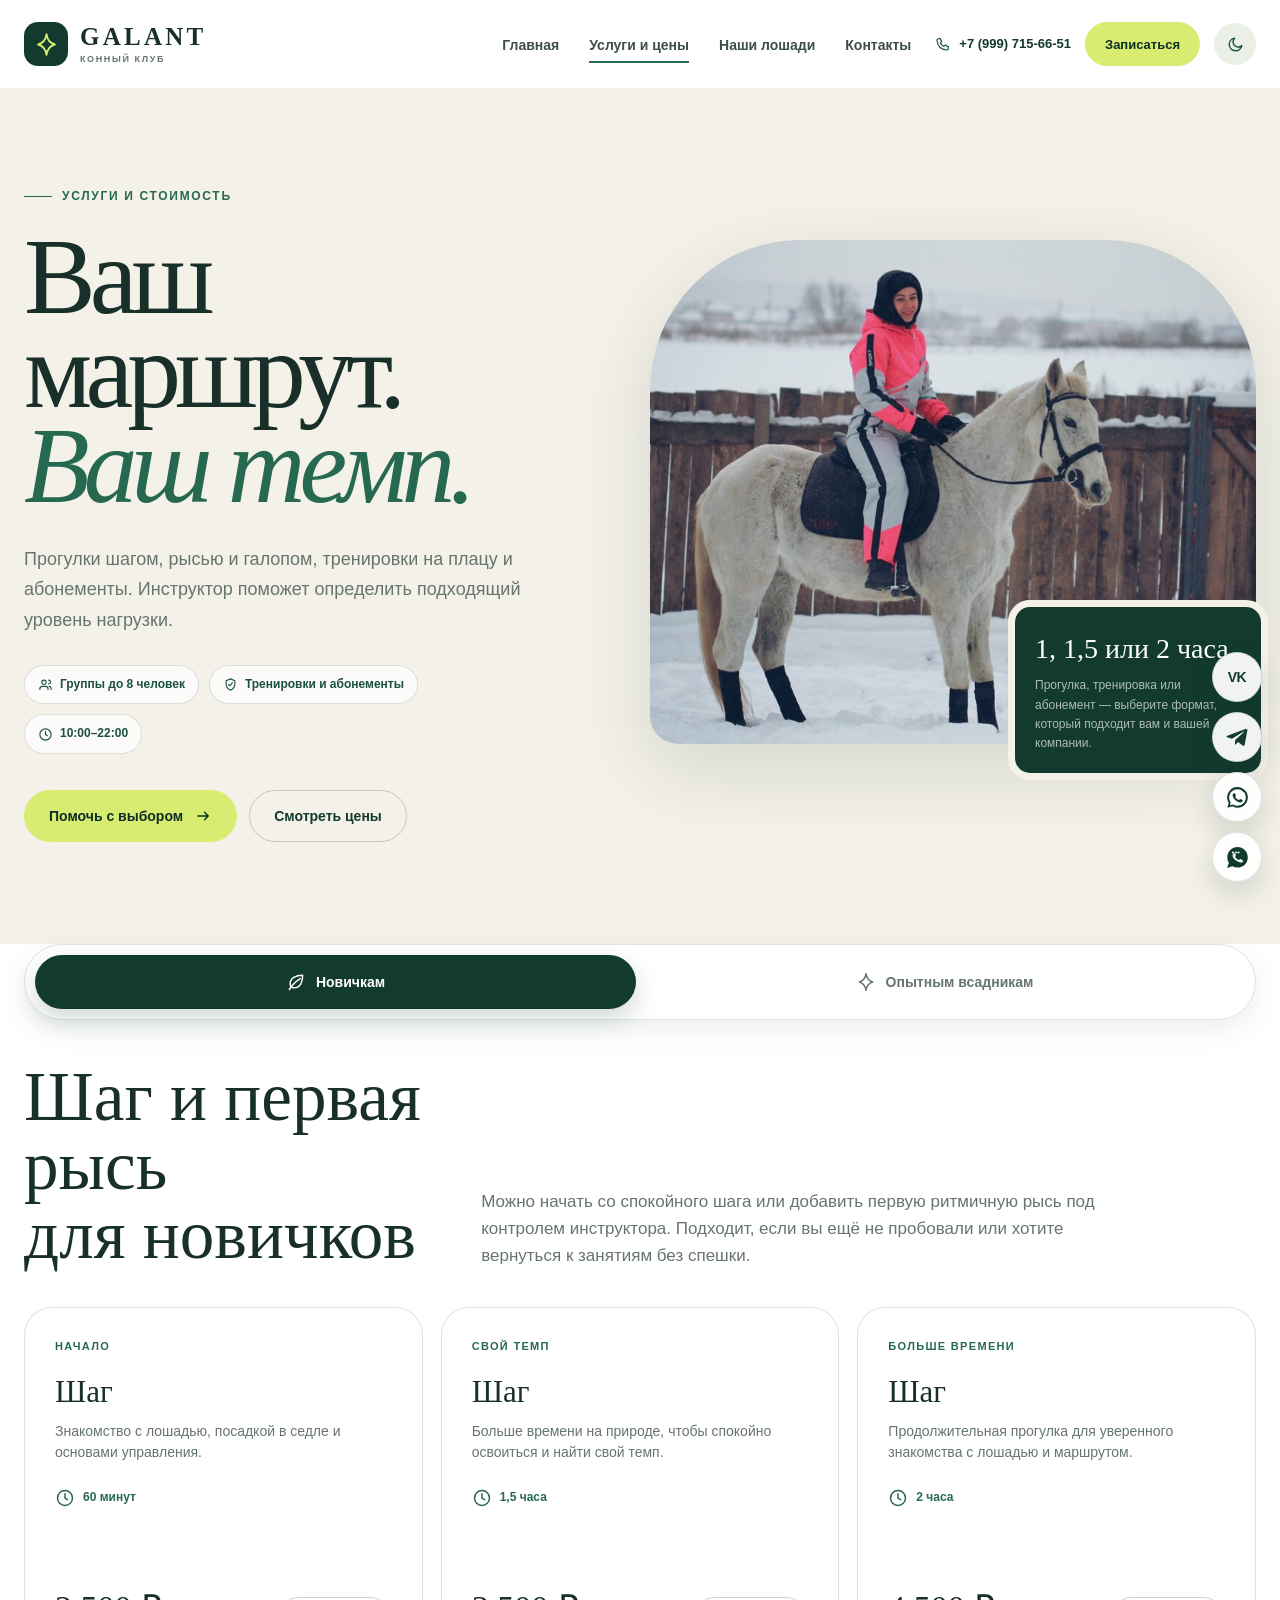
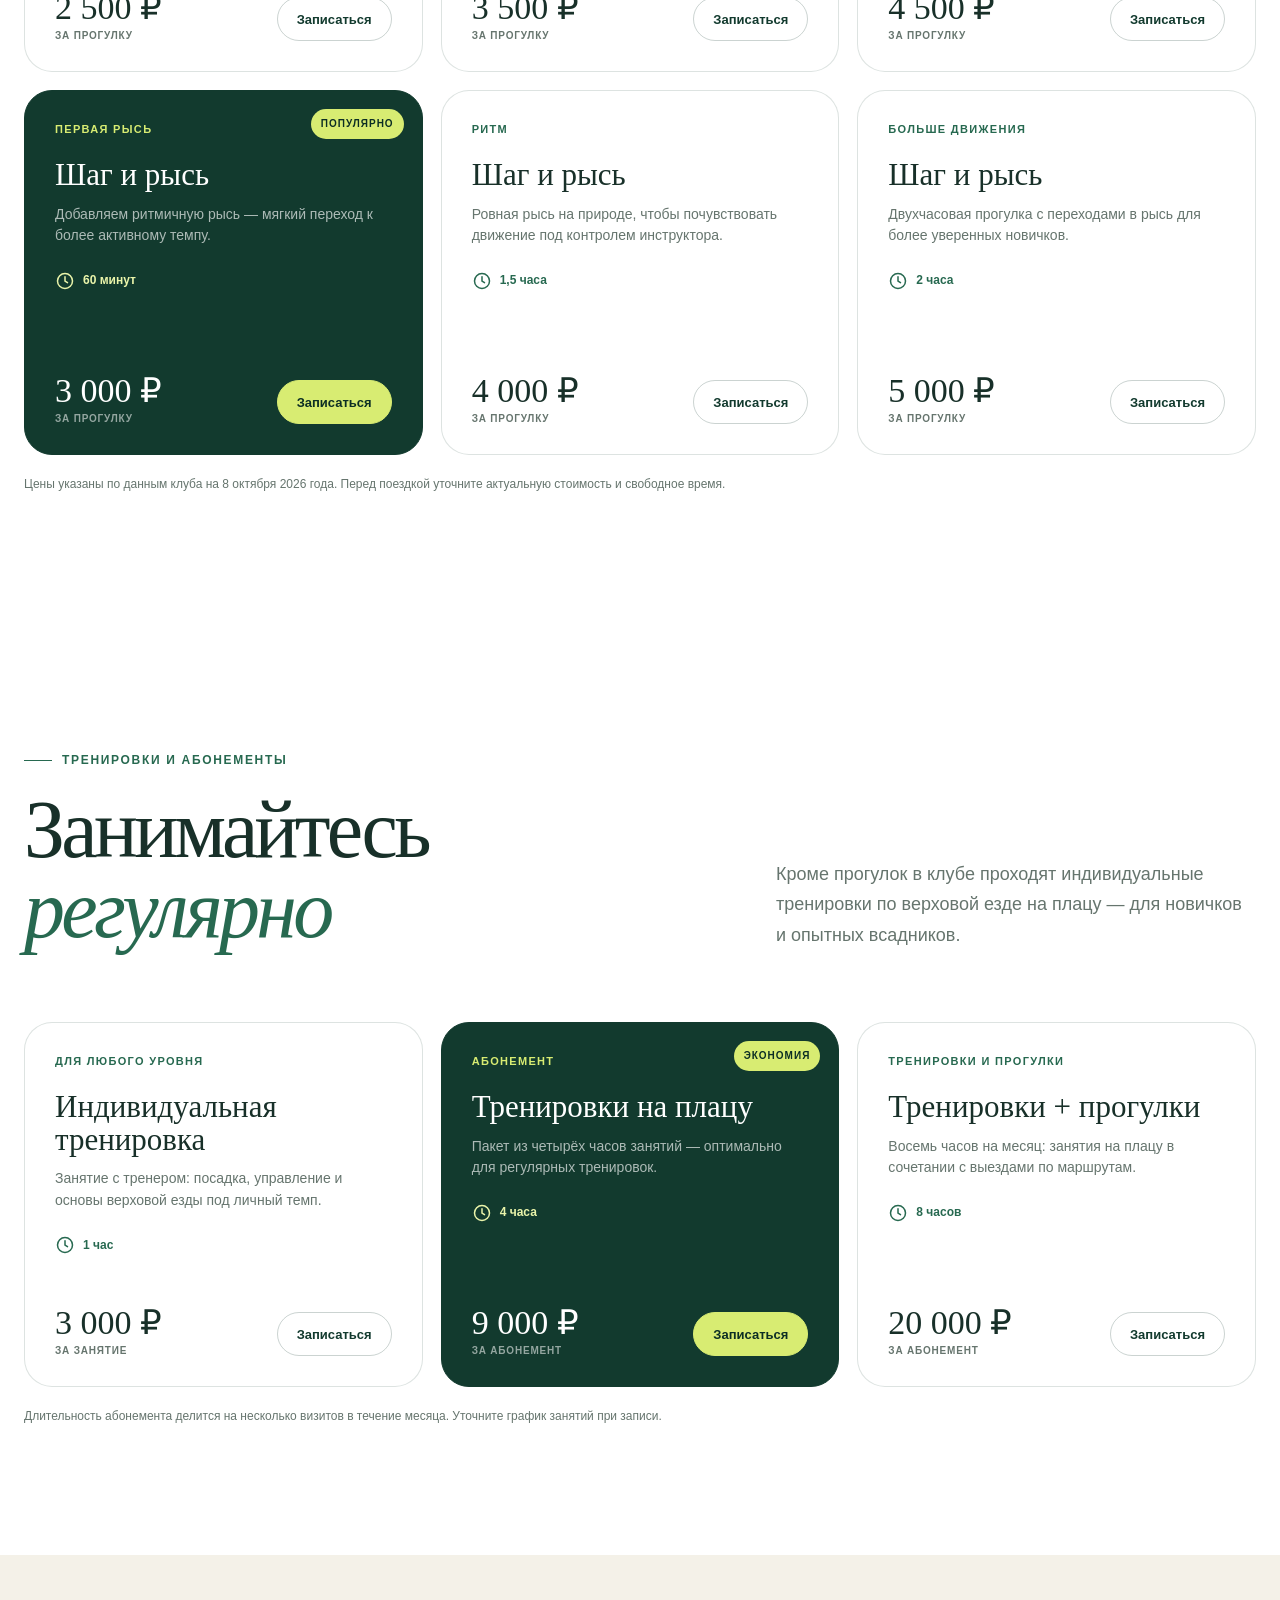
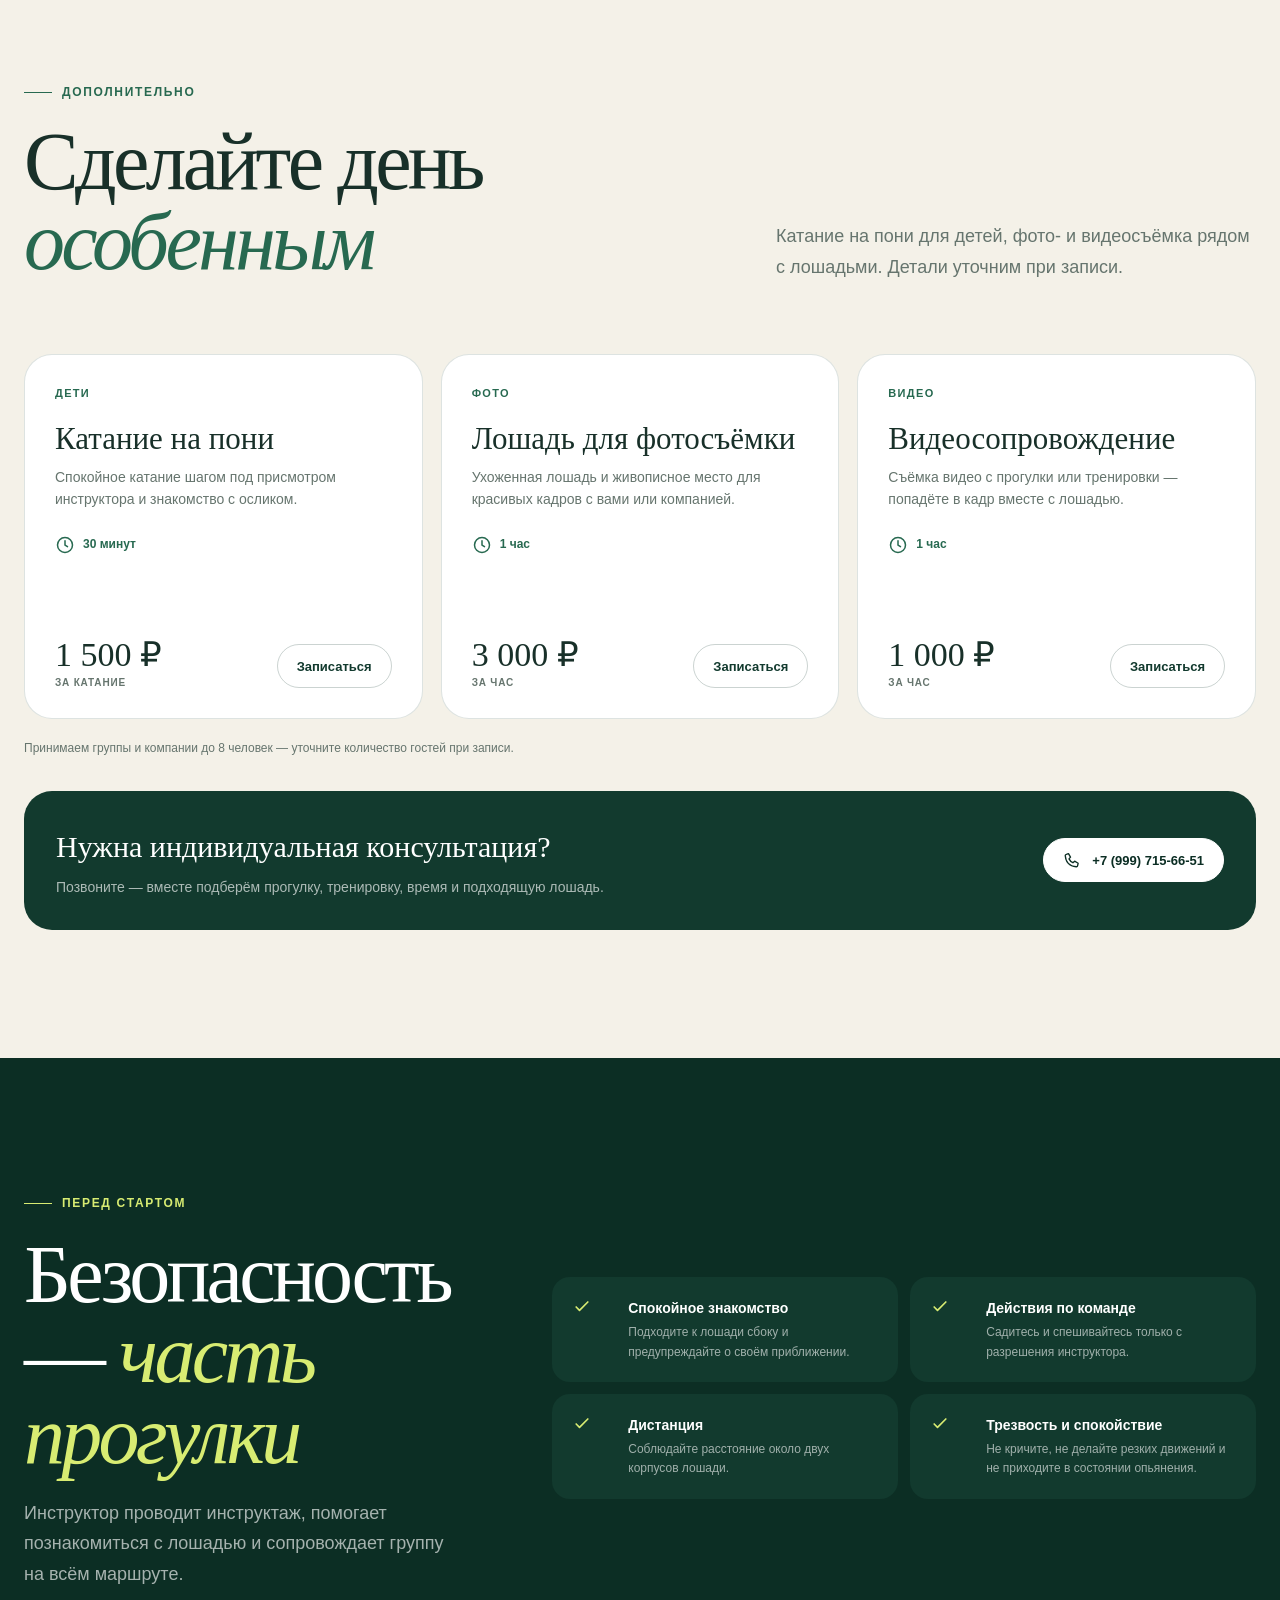
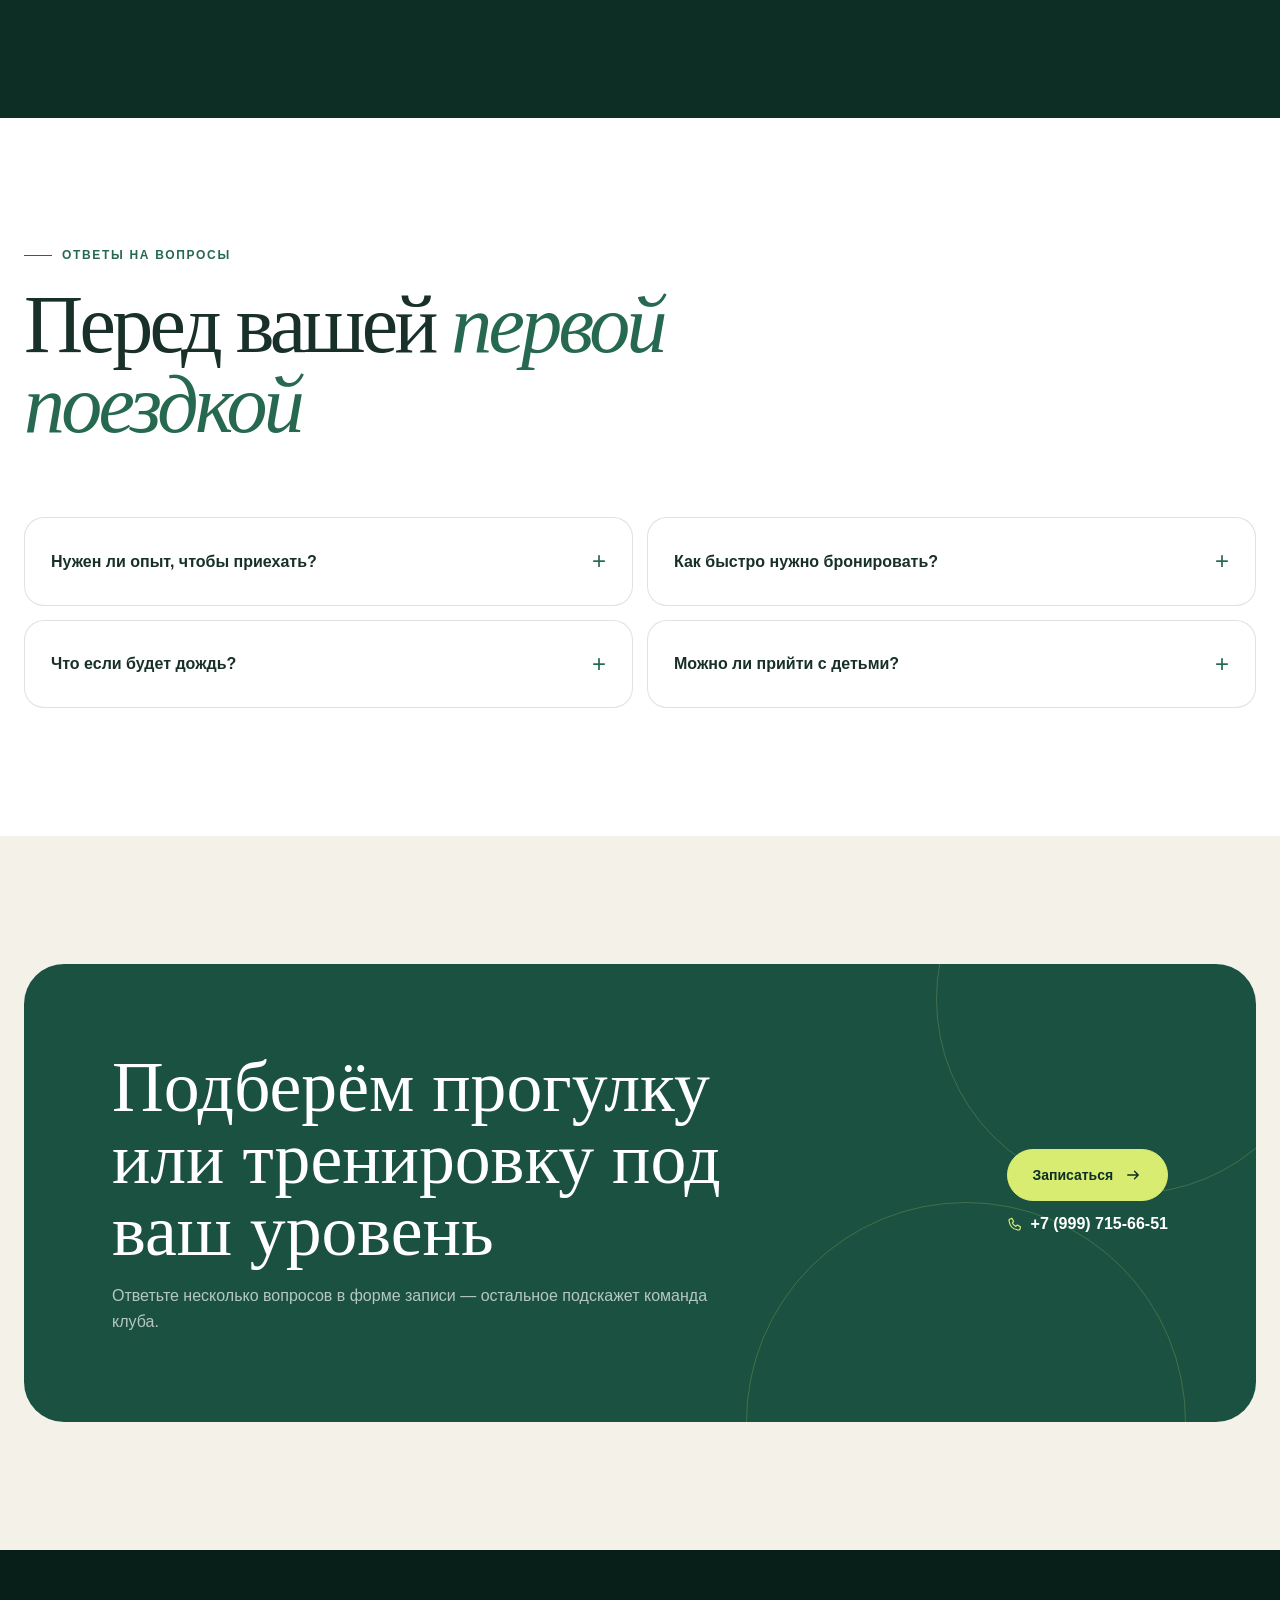
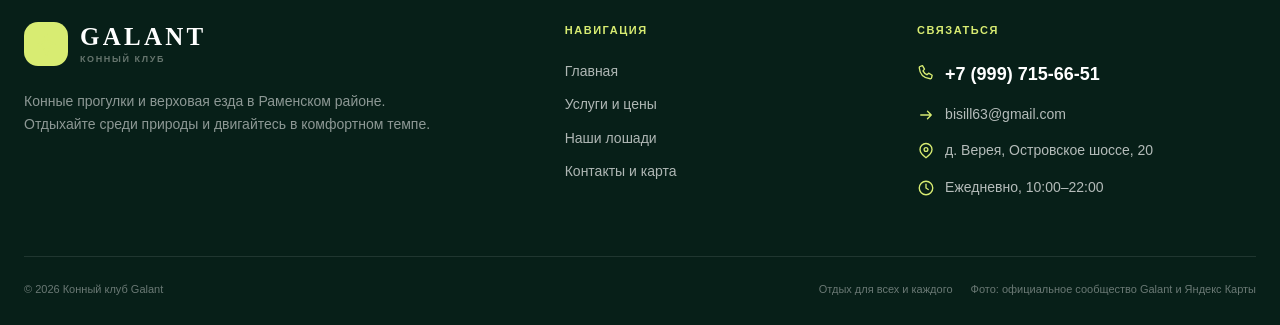
<file: services.html>
<!doctype html>
<html lang="ru">
<head>
  <meta charset="utf-8">
  <meta name="viewport" content="width=device-width, initial-scale=1">
  <meta name="theme-color" content="#173f32">
  <meta name="color-scheme" content="light dark">
  <script>
    (function () {
      try {
        var t = localStorage.getItem('galant-theme');
        document.documentElement.dataset.theme = t || (window.matchMedia('(prefers-color-scheme: dark)').matches ? 'dark' : 'light');
      } catch (e) {
        document.documentElement.dataset.theme = 'light';
      }
    })();
  </script>
  <meta name="description" content="Услуги и цены конного клуба Galant: прогулки для новичков, рысь и галоп для опытных всадников, тренировки на плацу, абонементы, катание на пони и фотосессии.">
  <title>Услуги и цены — конный клуб Galant</title>
  <link rel="icon" href="assets/favicon.svg" type="image/svg+xml">
  <link rel="preload" href="assets/images/galant-09.jpg" as="image" fetchpriority="high">
  <link rel="stylesheet" href="assets/styles.css?v=20261008k">
  <script src="assets/script.js?v=20261008k" defer></script>
</head>
<body>
<svg class="icon-sprite" xmlns="http://www.w3.org/2000/svg" style="display:none" aria-hidden="true" focusable="false">
  <symbol id="icon-vk" viewBox="0 0 24 24"><path fill="currentColor" d="m9.489.004.729-.003h3.564l.73.003.914.01.433.007.418.011.403.014.388.016.374.021.36.025.345.03.333.033c1.74.196 2.933.616 3.833 1.516.9.9 1.32 2.092 1.516 3.833l.034.333.029.346.025.36.02.373.025.588.012.41.013.644.009.915.004.98-.001 3.313-.003.73-.01.914-.007.433-.011.418-.014.403-.016.388-.021.374-.025.36-.03.345-.033.333c-.196 1.74-.616 2.933-1.516 3.833-.9.9-2.092 1.32-3.833 1.516l-.333.034-.346.029-.36.025-.373.02-.588.025-.41.012-.644.013-.915.009-.98.004-3.313-.001-.73-.003-.914-.01-.433-.007-.418-.011-.403-.014-.388-.016-.374-.021-.36-.025-.345-.03-.333-.033c-1.74-.196-2.933-.616-3.833-1.516-.9-.9-1.32-2.092-1.516-3.833l-.034-.333-.029-.346-.025-.36-.02-.373-.025-.588-.012-.41-.013-.644-.009-.915-.004-.98.001-3.313.003-.73.01-.914.007-.433.011-.418.014-.403.016-.388.021-.374.025-.36.03-.345.033-.333c.196-1.74.616-2.933 1.516-3.833.9-.9 2.092-1.32 3.833-1.516l.333-.034.346-.029.36-.025.373-.02.588-.025.41-.012.644-.013.915-.009ZM6.79 7.3H4.05c.13 6.24 3.25 9.99 8.72 9.99h.31v-3.57c2.01.2 3.53 1.67 4.14 3.57h2.84c-.78-2.84-2.83-4.41-4.11-5.01 1.28-.74 3.08-2.54 3.51-4.98h-2.58c-.56 1.98-2.22 3.78-3.8 3.95V7.3H10.5v6.92c-1.6-.4-3.62-2.34-3.71-6.92Z"/></symbol>
  <symbol id="icon-telegram" viewBox="0 0 24 24"><path fill="currentColor" d="M21.7 4.1 18.9 19c-.2 1-.8 1.3-1.7.8l-4.6-3.4-2.2 2.1c-.3.3-.5.5-.9.5l.3-4.7 8.5-7.7c.4-.3-.1-.5-.6-.2L6.6 13.2l-4.4-1.4c-1-.3-1-1 .2-1.4l17.1-6.6c.8-.3 1.5.2 1.2 1.1Z"/></symbol>
  <symbol id="icon-whatsapp" viewBox="0 0 24 24"><path fill="currentColor" d="M12.04 2a9.9 9.9 0 0 0-8.5 15l-1.3 4.8 4.9-1.3A9.9 9.9 0 1 0 12.04 2Zm0 18a8 8 0 0 1-4.1-1.1l-.3-.2-3 .8.8-2.9-.2-.3A8 8 0 1 1 12.04 20Zm4.4-5.8c-.2-.1-1.4-.7-1.6-.8-.2-.1-.4-.1-.5.1l-.7.9c-.1.2-.3.2-.5.1a6.6 6.6 0 0 1-3.3-2.9c-.2-.4.2-.4.6-1.2.1-.1 0-.3 0-.4l-.7-1.7c-.2-.4-.4-.4-.5-.4h-.5c-.2 0-.4.1-.6.3-.2.2-.8.8-.8 1.9 0 1.1.8 2.2.9 2.4.1.1 1.6 2.6 4 3.6 2.4 1 2.4.7 2.9.6.4-.1 1.4-.6 1.6-1.1.2-.6.2-1 .1-1.1-.1-.1-.2-.2-.4-.3Z"/></symbol>
  <symbol id="icon-viber" viewBox="0 0 24 24"><path fill="currentColor" d="M12.1 2C6.6 2 2.2 6.3 2.2 11.7c0 1.9.5 3.7 1.5 5.3L2 22l5.1-1.7a9.8 9.8 0 0 0 4.9 1.3h.1c5.4 0 9.8-4.3 9.8-9.7S17.5 2 12.1 2Zm5.6 13.5c-.2.6-1.3 1.2-1.8 1.2-.5.1-1 .1-1.6-.1-.4-.1-.9-.3-1.5-.5-2.7-.9-4.4-3.2-4.5-3.4-.1-.1-1-1.3-1-2.5 0-1.2.6-1.8.8-2.1.2-.2.5-.3.6-.3h.5c.2 0 .4 0 .5.4l.7 1.7c.1.2 0 .4-.1.5l-.4.5c-.1.1-.3.3-.1.6.1.3.6 1.1 1.3 1.7.9.8 1.6 1 1.9 1.2.2.1.4.1.5-.1l.7-.8c.2-.2.3-.2.6-.1l1.6.8c.2.1.4.2.5.3.1.2.1.6-.1 1.1Z"/><circle cx="7.6" cy="7.2" r="1" fill="#fff"/><circle cx="10.6" cy="7.2" r="1" fill="#fff"/><circle cx="13" cy="7.2" r="1" fill="#fff"/></symbol>
  <symbol id="icon-phone" viewBox="0 0 24 24"><path d="M7.3 3.5 10 8.2 8 10.5c1.1 2.3 2.9 4 5.2 5.1l2.3-2 4.7 2.7-.7 3.3c-.2.9-1 1.5-1.9 1.4C9 20.3 3.7 15 3 6.4c-.1-.9.5-1.7 1.4-1.9l2.9-1Z" fill="none" stroke="currentColor" stroke-width="1.8" stroke-linecap="round" stroke-linejoin="round"/></symbol>
  <symbol id="icon-pin" viewBox="0 0 24 24"><path d="M20 10c0 5-8 11-8 11S4 15 4 10a8 8 0 1 1 16 0Z" fill="none" stroke="currentColor" stroke-width="1.8" stroke-linejoin="round"/><circle cx="12" cy="10" r="2.5" fill="none" stroke="currentColor" stroke-width="1.8"/></symbol>
  <symbol id="icon-clock" viewBox="0 0 24 24"><circle cx="12" cy="12" r="9" fill="none" stroke="currentColor" stroke-width="1.8"/><path d="M12 7v5l3 2" fill="none" stroke="currentColor" stroke-width="1.8" stroke-linecap="round"/></symbol>
  <symbol id="icon-arrow" viewBox="0 0 24 24"><path d="M5 12h14M14 7l5 5-5 5" fill="none" stroke="currentColor" stroke-width="1.8" stroke-linecap="round" stroke-linejoin="round"/></symbol>
  <symbol id="icon-arrow-left" viewBox="0 0 24 24"><path d="M19 12H5M10 7l-5 5 5 5" fill="none" stroke="currentColor" stroke-width="1.8" stroke-linecap="round" stroke-linejoin="round"/></symbol>
  <symbol id="icon-chevron-right" viewBox="0 0 24 24"><path d="m9 5 7 7-7 7" fill="none" stroke="currentColor" stroke-width="1.8" stroke-linecap="round" stroke-linejoin="round"/></symbol>
  <symbol id="icon-menu" viewBox="0 0 24 24"><path d="M4 7h16M4 12h16M4 17h16" fill="none" stroke="currentColor" stroke-width="1.8" stroke-linecap="round"/></symbol>
  <symbol id="icon-close" viewBox="0 0 24 24"><path d="m6 6 12 12M18 6 6 18" fill="none" stroke="currentColor" stroke-width="1.8" stroke-linecap="round"/></symbol>
  <symbol id="icon-check" viewBox="0 0 24 24"><path d="m5 12 4 4L19 6" fill="none" stroke="currentColor" stroke-width="2" stroke-linecap="round" stroke-linejoin="round"/></symbol>
  <symbol id="icon-leaf" viewBox="0 0 24 24"><path d="M20 4C12 4 5 7 5 14c0 3 2 5 5 5 7 0 10-7 10-15Z" fill="none" stroke="currentColor" stroke-width="1.8" stroke-linejoin="round"/><path d="M4 21c3-5 7-9 13-13" fill="none" stroke="currentColor" stroke-width="1.8" stroke-linecap="round"/></symbol>
  <symbol id="icon-shield" viewBox="0 0 24 24"><path d="M12 3 5 6v5c0 4.6 2.8 8 7 10 4.2-2 7-5.4 7-10V6l-7-3Z" fill="none" stroke="currentColor" stroke-width="1.8" stroke-linejoin="round"/><path d="m9 12 2 2 4-5" fill="none" stroke="currentColor" stroke-width="1.8" stroke-linecap="round" stroke-linejoin="round"/></symbol>
  <symbol id="icon-users" viewBox="0 0 24 24"><path d="M16 20v-1.5c0-2-1.8-3.5-4-3.5H7c-2.2 0-4 1.5-4 3.5V20M9.5 12a3.5 3.5 0 1 0 0-7 3.5 3.5 0 0 0 0 7ZM17 11a3 3 0 1 0 0-6M18 15c1.8.3 3 1.6 3 3.2V20" fill="none" stroke="currentColor" stroke-width="1.8" stroke-linecap="round"/></symbol>
  <symbol id="icon-camera" viewBox="0 0 24 24"><path d="M4 7h4l1.5-2h5L16 7h4v12H4V7Z" fill="none" stroke="currentColor" stroke-width="1.8" stroke-linejoin="round"/><circle cx="12" cy="13" r="3.5" fill="none" stroke="currentColor" stroke-width="1.8"/></symbol>
  <symbol id="icon-spark" viewBox="0 0 24 24"><path d="M12 2c.7 5.2 2.8 8.5 8 10-5.2 1.5-7.3 4.8-8 10-.7-5.2-2.8-8.5-8-10 5.2-1.5 7.3-4.8 8-10Z" fill="none" stroke="currentColor" stroke-width="1.8" stroke-linejoin="round"/></symbol>
  <symbol id="icon-route" viewBox="0 0 24 24"><circle cx="6" cy="18" r="2" fill="none" stroke="currentColor" stroke-width="1.8"/><circle cx="18" cy="6" r="2" fill="none" stroke="currentColor" stroke-width="1.8"/><path d="M8 18h3a3 3 0 0 0 3-3v-3a3 3 0 0 1 3-3h-1" fill="none" stroke="currentColor" stroke-width="1.8" stroke-linecap="round"/></symbol>
  <symbol id="icon-sun" viewBox="0 0 24 24"><circle cx="12" cy="12" r="4.2" fill="none" stroke="currentColor" stroke-width="1.8"/><path d="M12 2.5v2.6M12 18.9v2.6M2.5 12h2.6M18.9 12h2.6M4.9 4.9l1.8 1.8M17.3 17.3l1.8 1.8M19.1 4.9l-1.8 1.8M6.7 17.3l-1.8 1.8" fill="none" stroke="currentColor" stroke-width="1.8" stroke-linecap="round"/></symbol>
  <symbol id="icon-moon" viewBox="0 0 24 24"><path d="M20 13.2A8 8 0 1 1 10.8 4 6.5 6.5 0 0 0 20 13.2Z" fill="none" stroke="currentColor" stroke-width="1.8" stroke-linejoin="round"/></symbol>
</svg>
  <a class="sr-only" href="#main">Перейти к основному содержанию</a>
  <header class="site-header">
    <div class="container header-inner">
      <a class="logo" href="index.html" aria-label="Galant — главная"><span class="logo-mark"><svg class="icon" aria-hidden="true"><use href="#icon-spark"></use></svg></span><span class="logo-copy"><span class="logo-name">GALANT</span><span class="logo-subtitle">конный клуб</span></span></a>
      <nav class="site-nav" aria-label="Основная навигация">
        <a class="nav-link" href="index.html">Главная</a>
        <a class="nav-link" href="services.html" aria-current="page">Услуги и цены</a>
        <a class="nav-link" href="horses.html">Наши лошади</a>
        <a class="nav-link" href="index.html#location">Контакты</a>
      </nav>
      <div class="header-actions">
        <a class="header-phone top-phone" href="tel:+79997156651"><svg class="icon" aria-hidden="true"><use href="#icon-phone"></use></svg><span>+7 (999) 715-66-51</span></a>
        <button class="button button-accent button-small header-cta" type="button" data-booking="Прогулка или тренировка">Записаться</button>
        <button class="theme-toggle" type="button" data-theme-toggle aria-label="Включить тёмную тему" aria-pressed="false"><svg class="icon icon-sun" aria-hidden="true"><use href="#icon-sun"></use></svg><svg class="icon icon-moon" aria-hidden="true"><use href="#icon-moon"></use></svg></button>
        <button class="menu-toggle" type="button" data-menu-toggle aria-expanded="false" aria-controls="mobile-menu" aria-label="Открыть меню"><svg class="icon icon-menu" aria-hidden="true"><use href="#icon-menu"></use></svg><svg class="icon icon-close" aria-hidden="true"><use href="#icon-close"></use></svg></button>
      </div>
    </div>
  </header>

  <nav class="mobile-menu" id="mobile-menu" data-mobile-menu aria-label="Мобильная навигация" aria-hidden="true">
    <a href="index.html">Главная</a><a href="services.html">Услуги и цены</a><a href="horses.html">Наши лошади</a><a href="index.html#location">Контакты</a>
    <button class="button button-accent" type="button" data-booking="Прогулка или тренировка">Записаться</button>
    <div class="mobile-contacts"><a class="top-phone" href="tel:+79997156651"><svg class="icon" aria-hidden="true"><use href="#icon-phone"></use></svg><span>+7 (999) 715-66-51</span></a></div>
  </nav>

  <main id="main">
    <section class="page-hero">
      <div class="container page-hero-grid">
        <div class="page-hero-copy reveal">
          <span class="eyebrow">Услуги и стоимость</span>
          <h1 class="page-hero-title">Ваш маршрут. <em>Ваш темп.</em></h1>
          <p class="section-copy">Прогулки шагом, рысью и галопом, тренировки на плацу и абонементы. Инструктор поможет определить подходящий уровень нагрузки.</p>
          <div class="page-hero-meta">
            <span class="tag"><svg class="icon" aria-hidden="true"><use href="#icon-users"></use></svg>Группы до 8 человек</span>
            <span class="tag"><svg class="icon" aria-hidden="true"><use href="#icon-shield"></use></svg>Тренировки и абонементы</span>
            <span class="tag"><svg class="icon" aria-hidden="true"><use href="#icon-clock"></use></svg>10:00–22:00</span>
          </div>
          <div class="hero-actions"><button class="button button-accent" type="button" data-booking="Прогулка или тренировка">Помочь с выбором<svg class="icon" aria-hidden="true"><use href="#icon-arrow"></use></svg></button><a class="button button-outline" href="#prices">Смотреть цены</a></div>
        </div>
        <div class="page-hero-media reveal">
          <img class="page-hero-image" src="assets/images/galant-09.jpg" alt="Лошади конного клуба Galant на природе" width="1024" height="683" fetchpriority="high">
          <div class="page-hero-card"><strong>1, 1,5 или 2 часа</strong><p>Прогулка, тренировка или абонемент — выберите формат, который подходит вам и вашей компании.</p></div>
        </div>
      </div>
    </section>

    <section class="level-section" id="prices">
      <div class="container">
        <div class="level-switch-wrap reveal">
          <div class="level-switch" role="tablist" aria-label="Выберите уровень всадника">
            <button class="level-tab" id="tab-beginner" type="button" role="tab" aria-selected="true" aria-controls="panel-beginner" tabindex="0"><svg class="icon" aria-hidden="true"><use href="#icon-leaf"></use></svg>Новичкам</button>
            <button class="level-tab" id="tab-experienced" type="button" role="tab" aria-selected="false" aria-controls="panel-experienced" tabindex="-1"><svg class="icon" aria-hidden="true"><use href="#icon-spark"></use></svg>Опытным всадникам</button>
          </div>
        </div>

        <div class="level-panel" id="panel-beginner" role="tabpanel" aria-labelledby="tab-beginner">
          <div class="level-intro reveal">
            <h2>Шаг и первая рысь<br>для новичков</h2>
            <p>Можно начать со спокойного шага или добавить первую ритмичную рысь под контролем инструктора. Подходит, если вы ещё не пробовали или хотите вернуться к занятиям без спешки.</p>
          </div>
          <div class="service-grid">
            <article class="price-card reveal">
              <span class="price-index">НАЧАЛО</span><h3>Шаг</h3><p>Знакомство с лошадью, посадкой в седле и основами управления.</p><div class="price-meta"><svg class="icon" aria-hidden="true"><use href="#icon-clock"></use></svg>60 минут</div>
              <div class="price-card-bottom"><div class="price-value">2 500 ₽<small>за прогулку</small></div><button class="button button-outline button-small" type="button" data-booking="Шаг, 1 час" data-duration="60">Записаться</button></div>
            </article>
            <article class="price-card reveal">
              <span class="price-index">СВОЙ ТЕМП</span><h3>Шаг</h3><p>Больше времени на природе, чтобы спокойно освоиться и найти свой темп.</p><div class="price-meta"><svg class="icon" aria-hidden="true"><use href="#icon-clock"></use></svg>1,5 часа</div>
              <div class="price-card-bottom"><div class="price-value">3 500 ₽<small>за прогулку</small></div><button class="button button-outline button-small" type="button" data-booking="Шаг, 1,5 часа" data-duration="90">Записаться</button></div>
            </article>
            <article class="price-card reveal">
              <span class="price-index">БОЛЬШЕ ВРЕМЕНИ</span><h3>Шаг</h3><p>Продолжительная прогулка для уверенного знакомства с лошадью и маршрутом.</p><div class="price-meta"><svg class="icon" aria-hidden="true"><use href="#icon-clock"></use></svg>2 часа</div>
              <div class="price-card-bottom"><div class="price-value">4 500 ₽<small>за прогулку</small></div><button class="button button-outline button-small" type="button" data-booking="Шаг, 2 часа" data-duration="120">Записаться</button></div>
            </article>
            <article class="price-card price-card-featured reveal">
              <span class="price-badge">Популярно</span><span class="price-index">ПЕРВАЯ РЫСЬ</span><h3>Шаг и рысь</h3><p>Добавляем ритмичную рысь — мягкий переход к более активному темпу.</p><div class="price-meta"><svg class="icon" aria-hidden="true"><use href="#icon-clock"></use></svg>60 минут</div>
              <div class="price-card-bottom"><div class="price-value">3 000 ₽<small>за прогулку</small></div><button class="button button-accent button-small" type="button" data-booking="Шаг и рысь, 1 час" data-duration="60">Записаться</button></div>
            </article>
            <article class="price-card reveal">
              <span class="price-index">РИТМ</span><h3>Шаг и рысь</h3><p>Ровная рысь на природе, чтобы почувствовать движение под контролем инструктора.</p><div class="price-meta"><svg class="icon" aria-hidden="true"><use href="#icon-clock"></use></svg>1,5 часа</div>
              <div class="price-card-bottom"><div class="price-value">4 000 ₽<small>за прогулку</small></div><button class="button button-outline button-small" type="button" data-booking="Шаг и рысь, 1,5 часа" data-duration="90">Записаться</button></div>
            </article>
            <article class="price-card reveal">
              <span class="price-index">БОЛЬШЕ ДВИЖЕНИЯ</span><h3>Шаг и рысь</h3><p>Двухчасовая прогулка с переходами в рысь для более уверенных новичков.</p><div class="price-meta"><svg class="icon" aria-hidden="true"><use href="#icon-clock"></use></svg>2 часа</div>
              <div class="price-card-bottom"><div class="price-value">5 000 ₽<small>за прогулку</small></div><button class="button button-outline button-small" type="button" data-booking="Шаг и рысь, 2 часа" data-duration="120">Записаться</button></div>
            </article>
          </div>
        </div>

        <div class="level-panel" id="panel-experienced" role="tabpanel" aria-labelledby="tab-experienced" hidden>
          <div class="level-intro reveal">
            <h2>Больше скорости.<br>Больше маршрута</h2>
            <p>Для всадников, которые уверенно держат шаг и рысь. Отдельные программы включают ускорение и полноценный галоп.</p>
          </div>
          <div class="service-grid">
            <article class="price-card reveal"><span class="price-index">ШАГ И РЫСЬ</span><h3>Шаг и рысь</h3><p>Уверенное движение вперёд без спешки — базовый темп для опытных.</p><div class="price-meta"><svg class="icon" aria-hidden="true"><use href="#icon-clock"></use></svg>60 минут</div><div class="price-card-bottom"><div class="price-value">3 500 ₽<small>за прогулку</small></div><button class="button button-outline button-small" type="button" data-booking="Шаг и рысь, 1 час" data-duration="60">Записаться</button></div></article>
            <article class="price-card reveal"><span class="price-index">РИТМ И ДВИЖЕНИЕ</span><h3>Шаг и рысь</h3><p>Активная прогулка для поддержания навыка рыси в комфортном ритме.</p><div class="price-meta"><svg class="icon" aria-hidden="true"><use href="#icon-clock"></use></svg>1,5 часа</div><div class="price-card-bottom"><div class="price-value">4 500 ₽<small>за прогулку</small></div><button class="button button-outline button-small" type="button" data-booking="Шаг и рысь, 1,5 часа" data-duration="90">Записаться</button></div></article>
            <article class="price-card reveal"><span class="price-index">ВЫНОСЛИВОСТЬ</span><h3>Шаг и рысь</h3><p>Больше времени в седле для тех, кто готов к длинной активной прогулке.</p><div class="price-meta"><svg class="icon" aria-hidden="true"><use href="#icon-clock"></use></svg>2 часа</div><div class="price-card-bottom"><div class="price-value">5 500 ₽<small>за прогулку</small></div><button class="button button-outline button-small" type="button" data-booking="Шаг и рысь, 2 часа" data-duration="120">Записаться</button></div></article>
            <article class="price-card price-card-featured reveal"><span class="price-badge">С ускорением</span><span class="price-index">РЫСЬ И ГАЛОП</span><h3>Рысь и галоп</h3><p>Динамичная программа с ускорениями и первым полноценным галопом.</p><div class="price-meta"><svg class="icon" aria-hidden="true"><use href="#icon-clock"></use></svg>60 минут</div><div class="price-card-bottom"><div class="price-value">4 000 ₽<small>за прогулку</small></div><button class="button button-accent button-small" type="button" data-booking="Рысь и галоп, 1 час" data-duration="60">Записаться</button></div></article>
            <article class="price-card reveal"><span class="price-index">ДИНАМИКА</span><h3>Рысь и галоп</h3><p>Программа с рысью и галопом для уверенных опытных всадников.</p><div class="price-meta"><svg class="icon" aria-hidden="true"><use href="#icon-clock"></use></svg>1,5 часа</div><div class="price-card-bottom"><div class="price-value">6 000 ₽<small>за прогулку</small></div><button class="button button-outline button-small" type="button" data-booking="Рысь и галоп, 1,5 часа" data-duration="90">Записаться</button></div></article>
            <article class="price-card reveal"><span class="price-index">МАКСИМУМ</span><h3>Рысь и галоп</h3><p>Самый динамичный двухчасовой формат для опытных всадников.</p><div class="price-meta"><svg class="icon" aria-hidden="true"><use href="#icon-clock"></use></svg>2 часа</div><div class="price-card-bottom"><div class="price-value">8 000 ₽<small>за прогулку</small></div><button class="button button-outline button-small" type="button" data-booking="Рысь и галоп, 2 часа" data-duration="120">Записаться</button></div></article>
          </div>
          <p class="price-note">Перед программами с галопом инструктор оценивает готовность всадника и при необходимости корректирует маршрут.</p>
        </div>
        <p class="price-note">Цены указаны по данным клуба на 8 октября 2026 года. Перед поездкой уточните актуальную стоимость и свободное время.</p>
      </div>
    </section>

    <section class="section" id="trainings">
      <div class="container">
        <div class="section-header reveal">
          <div class="section-header-copy"><span class="kicker">Тренировки и абонементы</span><h2 class="section-title">Занимайтесь <em>регулярно</em></h2></div>
          <p class="section-copy">Кроме прогулок в клубе проходят индивидуальные тренировки по верховой езде на плацу — для новичков и опытных всадников.</p>
        </div>
        <div class="service-grid">
          <article class="price-card reveal">
            <span class="price-index">ДЛЯ ЛЮБОГО УРОВНЯ</span><h3>Индивидуальная тренировка</h3><p>Занятие с тренером: посадка, управление и основы верховой езды под личный темп.</p><div class="price-meta"><svg class="icon" aria-hidden="true"><use href="#icon-clock"></use></svg>1 час</div>
            <div class="price-card-bottom"><div class="price-value">3 000 ₽<small>за занятие</small></div><button class="button button-outline button-small" type="button" data-booking="Индивидуальная тренировка, 1 час" data-duration="60">Записаться</button></div>
          </article>
          <article class="price-card price-card-featured reveal">
            <span class="price-badge">Экономия</span><span class="price-index">АБОНЕМЕНТ</span><h3>Тренировки на плацу</h3><p>Пакет из четырёх часов занятий — оптимально для регулярных тренировок.</p><div class="price-meta"><svg class="icon" aria-hidden="true"><use href="#icon-clock"></use></svg>4 часа</div>
            <div class="price-card-bottom"><div class="price-value">9 000 ₽<small>за абонемент</small></div><button class="button button-accent button-small" type="button" data-booking="Абонемент: тренировки на плацу, 4 часа" data-duration="240">Записаться</button></div>
          </article>
          <article class="price-card reveal">
            <span class="price-index">ТРЕНИРОВКИ И ПРОГУЛКИ</span><h3>Тренировки + прогулки</h3><p>Восемь часов на месяц: занятия на плацу в сочетании с выездами по маршрутам.</p><div class="price-meta"><svg class="icon" aria-hidden="true"><use href="#icon-clock"></use></svg>8 часов</div>
            <div class="price-card-bottom"><div class="price-value">20 000 ₽<small>за абонемент</small></div><button class="button button-outline button-small" type="button" data-booking="Абонемент: тренировки на плацу + прогулки, 8 часов" data-duration="480">Записаться</button></div>
          </article>
        </div>
        <p class="price-note">Длительность абонемента делится на несколько визитов в течение месяца. Уточните график занятий при записи.</p>
      </div>
    </section>

    <section class="section section-cream" id="extras">
      <div class="container">
        <div class="section-header reveal">
          <div class="section-header-copy"><span class="kicker">Дополнительно</span><h2 class="section-title">Сделайте день <em>особенным</em></h2></div>
          <p class="section-copy">Катание на пони для детей, фото- и видеосъёмка рядом с лошадьми. Детали уточним при записи.</p>
        </div>
        <div class="service-grid">
          <article class="price-card reveal">
            <span class="price-index">ДЕТИ</span><h3>Катание на пони</h3><p>Спокойное катание шагом под присмотром инструктора и знакомство с осликом.</p><div class="price-meta"><svg class="icon" aria-hidden="true"><use href="#icon-clock"></use></svg>30 минут</div>
            <div class="price-card-bottom"><div class="price-value">1 500 ₽<small>за катание</small></div><button class="button button-outline button-small" type="button" data-booking="Катание на пони, 30 минут" data-duration="30">Записаться</button></div>
          </article>
          <article class="price-card reveal">
            <span class="price-index">ФОТО</span><h3>Лошадь для фотосъёмки</h3><p>Ухоженная лошадь и живописное место для красивых кадров с вами или компанией.</p><div class="price-meta"><svg class="icon" aria-hidden="true"><use href="#icon-clock"></use></svg>1 час</div>
            <div class="price-card-bottom"><div class="price-value">3 000 ₽<small>за час</small></div><button class="button button-outline button-small" type="button" data-booking="Лошадь для фотосъёмки, 1 час" data-duration="60">Записаться</button></div>
          </article>
          <article class="price-card reveal">
            <span class="price-index">ВИДЕО</span><h3>Видеосопровождение</h3><p>Съёмка видео с прогулки или тренировки — попадёте в кадр вместе с лошадью.</p><div class="price-meta"><svg class="icon" aria-hidden="true"><use href="#icon-clock"></use></svg>1 час</div>
            <div class="price-card-bottom"><div class="price-value">1 000 ₽<small>за час</small></div><button class="button button-outline button-small" type="button" data-booking="Видеосопровождение, 1 час" data-duration="60">Записаться</button></div>
          </article>
        </div>
        <p class="price-note" style="margin-bottom:20px">Принимаем группы и компании до 8 человек — уточните количество гостей при записи.</p>
        <div class="services-cta reveal">
          <div><h3>Нужна индивидуальная консультация?</h3><p>Позвоните — вместе подберём прогулку, тренировку, время и подходящую лошадь.</p></div>
          <a class="button button-light button-small" href="tel:+79997156651"><svg class="icon" aria-hidden="true"><use href="#icon-phone"></use></svg>+7 (999) 715-66-51</a>
        </div>
      </div>
    </section>

    <section class="section section-dark">
      <div class="container safety-grid">
        <div class="reveal">
          <span class="kicker" style="color:var(--lime)">Перед стартом</span>
          <h2 class="section-title" style="margin-top:22px">Безопасность — <em style="color:var(--lime)">часть прогулки</em></h2>
          <p class="section-copy" style="margin-top:22px;color:rgba(255,255,255,.63)">Инструктор проводит инструктаж, помогает познакомиться с лошадью и сопровождает группу на всём маршруте.</p>
        </div>
        <div class="safety-list">
          <article class="safety-item reveal"><svg class="icon" aria-hidden="true"><use href="#icon-check"></use></svg><div><strong>Спокойное знакомство</strong><p>Подходите к лошади сбоку и предупреждайте о своём приближении.</p></div></article>
          <article class="safety-item reveal"><svg class="icon" aria-hidden="true"><use href="#icon-check"></use></svg><div><strong>Действия по команде</strong><p>Садитесь и спешивайтесь только с разрешения инструктора.</p></div></article>
          <article class="safety-item reveal"><svg class="icon" aria-hidden="true"><use href="#icon-check"></use></svg><div><strong>Дистанция</strong><p>Соблюдайте расстояние около двух корпусов лошади.</p></div></article>
          <article class="safety-item reveal"><svg class="icon" aria-hidden="true"><use href="#icon-check"></use></svg><div><strong>Трезвость и спокойствие</strong><p>Не кричите, не делайте резких движений и не приходите в состоянии опьянения.</p></div></article>
        </div>
      </div>
    </section>

    <section class="section">
      <div class="container">
        <div class="section-header reveal"><div class="section-header-copy"><span class="kicker">Ответы на вопросы</span><h2 class="section-title">Перед вашей <em>первой поездкой</em></h2></div></div>
        <div class="faq-grid">
          <details class="faq-item reveal"><summary>Нужен ли опыт, чтобы приехать?</summary><p>Нет. Для новичков и детей есть отдельные программы с инструктажом и спокойным темпом.</p></details>
          <details class="faq-item reveal"><summary>Как быстро нужно бронировать?</summary><p>Клуб просит записываться заранее, желательно за 1–2 дня. Актуальное время подтвердит менеджер.</p></details>
          <details class="faq-item reveal"><summary>Что если будет дождь?</summary><p>При небольшом дожде прогулка обычно продолжается, выдаются дождевики. При сложных условиях маршрут могут заменить спокойной шаговой прогулкой.</p></details>
          <details class="faq-item reveal"><summary>Можно ли прийти с детьми?</summary><p>Да. Для детей предусмотрены отдельные программы, а во время прогулки их сопровождает инструктор.</p></details>
        </div>
      </div>
    </section>

    <section class="section section-cream">
      <div class="container">
        <div class="cta-band reveal">
          <div class="cta-band-inner">
            <div><h2>Подберём прогулку или тренировку под ваш уровень</h2><p>Ответьте несколько вопросов в форме записи — остальное подскажет команда клуба.</p></div>
            <div class="cta-actions"><button class="button button-accent" type="button" data-booking="Прогулка или тренировка">Записаться<svg class="icon" aria-hidden="true"><use href="#icon-arrow"></use></svg></button><a class="top-phone" href="tel:+79997156651" style="color:var(--white)"><svg class="icon" aria-hidden="true"><use href="#icon-phone"></use></svg><span>+7 (999) 715-66-51</span></a></div>
          </div>
        </div>
      </div>
    </section>


  </main>

  <footer class="site-footer">
    <div class="container">
      <div class="footer-grid">
        <div class="footer-brand">
          <a class="logo" href="index.html" aria-label="Galant — главная"><span class="logo-mark"><svg class="icon" aria-hidden="true"><use href="#icon-spark"></use></svg></span><span class="logo-copy"><span class="logo-name">GALANT</span><span class="logo-subtitle">конный клуб</span></span></a>
          <p>Конные прогулки и верховая езда в Раменском районе. Отдыхайте среди природы и двигайтесь в комфортном темпе.</p>
        </div>
        <div><h2 class="footer-title">Навигация</h2><nav class="footer-links" aria-label="Навигация в подвале"><a href="index.html">Главная</a><a href="services.html">Услуги и цены</a><a href="horses.html">Наши лошади</a><a href="index.html#location">Контакты и карта</a></nav></div>
        <div><h2 class="footer-title">Связаться</h2><div class="footer-contact"><a class="top-phone" href="tel:+79997156651"><svg class="icon" aria-hidden="true"><use href="#icon-phone"></use></svg><span>+7 (999) 715-66-51</span></a><a href="mailto:bisill63@gmail.com"><svg class="icon" aria-hidden="true"><use href="#icon-arrow"></use></svg><span>bisill63@gmail.com</span></a><p><svg class="icon" aria-hidden="true"><use href="#icon-pin"></use></svg><span>д. Верея, Островское шоссе, 20</span></p><p><svg class="icon" aria-hidden="true"><use href="#icon-clock"></use></svg><span>Ежедневно, 10:00–22:00</span></p></div></div>
      </div>
      <div class="footer-bottom"><span>© <span data-current-year>2026</span> Конный клуб Galant</span><div class="footer-bottom-links"><span>Отдых для всех и каждого</span><span>Фото: официальное сообщество Galant и Яндекс Карты</span></div></div>
    </div>
  </footer>

  <nav class="social-float" aria-label="Социальные сети">
    <a class="social-link" href="https://vk.ru/horsegalant" target="_blank" rel="noopener noreferrer" aria-label="Galant во ВКонтакте"><span class="social-vk" aria-hidden="true">VK</span></a>
    <a class="social-link" href="https://t.me/+79997156651" target="_blank" rel="noopener noreferrer" aria-label="Galant в Telegram"><svg class="icon" aria-hidden="true"><use href="#icon-telegram"></use></svg></a>
    <a class="social-link" href="https://wa.me/79997156651" target="_blank" rel="noopener noreferrer" aria-label="Galant в WhatsApp"><svg class="icon" aria-hidden="true"><use href="#icon-whatsapp"></use></svg></a>
    <a class="social-link" href="https://viber.click/79997156651" target="_blank" rel="noopener noreferrer" aria-label="Galant в Viber"><svg class="icon" aria-hidden="true"><use href="#icon-viber"></use></svg></a>
  </nav>

  <dialog class="booking-modal" id="booking" aria-labelledby="booking-title">
    <div class="modal-header"><div><h2 id="booking-title">Запись в клуб Galant</h2><p>Заполните форму — заявка откроется в выбранном мессенджере.</p></div><button class="modal-close" type="button" data-booking-close aria-label="Закрыть форму"><svg class="icon" aria-hidden="true"><use href="#icon-close"></use></svg></button></div>
    <form class="booking-form" data-booking-form>
      <div class="form-grid">
        <div class="form-field"><label for="booking-name">Ваше имя</label><input id="booking-name" name="name" type="text" autocomplete="name" placeholder="Например, Анна" required></div>
        <div class="form-field"><label for="booking-phone">Телефон</label><input id="booking-phone" name="phone" type="tel" autocomplete="tel" inputmode="tel" placeholder="+7 (___) ___-__-__" required></div>
        <div class="form-field form-field-full"><label for="booking-service">Услуга</label><input id="booking-service" name="service" type="text" value="Прогулка или тренировка" readonly></div>
        <div class="form-field"><label for="booking-duration">Продолжительность</label><select id="booking-duration" name="duration" required><option value="" selected disabled>Выберите продолжительность</option><option value="30">30 минут</option><option value="60">1 час</option><option value="90">1,5 часа</option><option value="120">2 часа</option><option value="240">4 часа</option><option value="480">8 часов</option></select></div>
        <div class="form-field"><label for="booking-date">Желаемая дата</label><input id="booking-date" name="date" type="date"></div>
        <div class="form-field form-field-full"><label for="booking-comment">Опыт и желаемый темп</label><textarea id="booking-comment" name="comment" rows="3" placeholder="Например: я новичок, хочу спокойный темп" required></textarea></div>
      </div>
      <label class="form-consent"><input name="consent" type="checkbox" required><span>Я согласен(на) на обработку контактных данных для связи по записи.</span></label>
      <fieldset class="booking-channel-field"><legend>Куда отправить заявку</legend><div class="booking-channels" role="radiogroup" aria-label="Канал отправки"><button class="channel-btn is-active" type="button" data-booking-channel="whatsapp" aria-pressed="true"><svg class="icon" aria-hidden="true"><use href="#icon-whatsapp"></use></svg><span>WhatsApp</span></button><button class="channel-btn" type="button" data-booking-channel="telegram" aria-pressed="false"><svg class="icon" aria-hidden="true"><use href="#icon-telegram"></use></svg><span>Telegram</span></button><button class="channel-btn" type="button" data-booking-channel="vk" aria-pressed="false"><svg class="icon" aria-hidden="true"><use href="#icon-vk"></use></svg><span>ВКонтакте</span></button><button class="channel-btn" type="button" data-booking-channel="sms" aria-pressed="false"><svg class="icon" aria-hidden="true"><use href="#icon-phone"></use></svg><span>SMS</span></button></div></fieldset>
      <div class="booking-copy" hidden><label for="booking-message">Текст заявки</label><textarea id="booking-message" rows="5" readonly></textarea><button class="button button-outline button-small" type="button" data-booking-copy>Скопировать<svg class="icon" aria-hidden="true"><use href="#icon-check"></use></svg></button></div>
      <p class="form-status" data-form-status aria-live="polite"></p>
      <div class="modal-actions"><a class="modal-phone" href="tel:+79997156651"><svg class="icon" aria-hidden="true"><use href="#icon-phone"></use></svg><span>Лучше по телефону</span></a><button class="button button-accent" type="submit">Отправить заявку<svg class="icon" aria-hidden="true"><use href="#icon-arrow"></use></svg></button></div>
    </form>
  </dialog>
</body>
</html>
</file>
<file: assets/styles.css>
:root {
  --green-950: #0c2e24;
  --green-900: #123a2e;
  --green-800: #1b5140;
  --green-700: #276950;
  --green-500: #5b8a71;
  --sage-300: #b9cbb9;
  --sage-200: #d7e2d3;
  --sage-100: #eaf0e5;
  --lime: #d8ec72;
  --lime-soft: #eaf4aa;
  --cream: #f4f1e8;
  --sand: #e8e1d2;
  --white: #ffffff;
  --surface: #ffffff;
  --ink: #183029;
  --muted: #66756e;
  --line: rgba(18, 58, 46, 0.14);
  --shadow: 0 24px 80px rgba(13, 47, 37, 0.14);
  --shadow-soft: 0 14px 42px rgba(13, 47, 37, 0.09);
  --radius-xl: 40px;
  --radius-lg: 28px;
  --radius-md: 20px;
  --container: 1240px;
  --font-body: "Segoe UI", Arial, sans-serif;
  --font-display: Georgia, "Times New Roman", serif;
}

*,
*::before,
*::after {
  box-sizing: border-box;
}

html {
  scroll-behavior: smooth;
}

body {
  margin: 0;
  color: var(--ink);
  background: var(--surface);
  font-family: var(--font-body);
  font-size: 16px;
  line-height: 1.6;
  -webkit-font-smoothing: antialiased;
  text-rendering: optimizeLegibility;
}

body.menu-open {
  overflow: hidden;
}

img {
  display: block;
  max-width: 100%;
}

svg {
  display: block;
}

a {
  color: inherit;
  text-decoration: none;
}

button,
input,
select,
textarea {
  color: inherit;
  font: inherit;
}

button,
select {
  cursor: pointer;
}

button {
  border: 0;
}

p,
h1,
h2,
h3,
h4,
ul,
ol,
blockquote {
  margin: 0;
}

ul,
ol {
  padding: 0;
  list-style: none;
}

::selection {
  color: var(--white);
  background: var(--green-700);
}

:focus-visible {
  outline: 3px solid rgba(39, 105, 80, 0.35);
  outline-offset: 3px;
}

[hidden] {
  display: none !important;
}

.sr-only {
  position: absolute;
  width: 1px;
  height: 1px;
  padding: 0;
  margin: -1px;
  overflow: hidden;
  clip: rect(0, 0, 0, 0);
  white-space: nowrap;
  border: 0;
}

.container {
  width: min(calc(100% - 48px), var(--container));
  margin-inline: auto;
}

.icon {
  width: 20px;
  height: 20px;
  flex: 0 0 auto;
}

.topbar {
  color: var(--white);
  background: var(--green-950);
  font-size: 13px;
  letter-spacing: 0.01em;
}

.topbar-inner {
  min-height: 50px;
  display: flex;
  align-items: center;
  justify-content: space-between;
  gap: 24px;
}

.topbar-note {
  display: flex;
  align-items: center;
  gap: 9px;
  color: rgba(255, 255, 255, 0.68);
}

.topbar-note .icon {
  width: 15px;
  height: 15px;
  color: var(--lime);
}

.topbar-actions {
  display: flex;
  align-items: center;
  gap: 22px;
  margin-left: auto;
}

.social-list {
  display: flex;
  align-items: center;
  gap: 8px;
}

.social-link {
  width: 36px;
  height: 36px;
  display: grid;
  place-items: center;
  color: rgba(255, 255, 255, 0.78);
  border: 1px solid rgba(255, 255, 255, 0.15);
  border-radius: 50%;
  transition: color 180ms ease, background-color 180ms ease, border-color 180ms ease, transform 180ms ease;
}

.social-link:hover {
  color: var(--green-950);
  background: var(--lime);
  border-color: var(--lime);
  transform: translateY(-2px);
}

.social-link .icon {
  width: 20px;
  height: 20px;
}

.social-vk {
  display: block;
  color: currentColor;
  font-size: 11px;
  font-weight: 800;
  letter-spacing: -0.04em;
  line-height: 1;
  transform: translateY(-0.5px);
}

.social-float {
  position: fixed;
  right: max(18px, env(safe-area-inset-right));
  bottom: max(18px, env(safe-area-inset-bottom));
  z-index: 40;
  display: flex;
  flex-direction: column;
  gap: 10px;
}

.social-float .social-link {
  width: 50px;
  height: 50px;
  color: var(--green-900);
  background: rgba(255, 255, 255, 0.94);
  border-color: rgba(18, 58, 46, 0.14);
  box-shadow: 0 12px 28px rgba(18, 58, 46, 0.16);
  backdrop-filter: blur(12px);
}

.social-float .social-link .icon {
  width: 25px;
  height: 25px;
}

.social-float .social-vk {
  font-size: 14px;
}

.social-float .social-link:hover {
  color: var(--green-950);
  background: var(--lime);
  border-color: var(--lime);
}

.top-phone {
  display: inline-flex;
  align-items: center;
  gap: 8px;
  font-weight: 700;
  white-space: nowrap;
}

.top-phone .icon {
  width: 16px;
  height: 16px;
  color: var(--lime);
}

.site-header {
  position: sticky;
  top: 0;
  z-index: 50;
  background: rgba(255, 255, 255, 0.94);
  border-bottom: 1px solid rgba(18, 58, 46, 0.09);
  backdrop-filter: blur(18px);
}

.header-inner {
  min-height: 88px;
  display: flex;
  align-items: center;
  gap: 24px;
}

.logo {
  display: inline-flex;
  align-items: center;
  gap: 12px;
  flex: 0 0 auto;
}

.logo-mark {
  width: 44px;
  height: 44px;
  display: grid;
  place-items: center;
  color: var(--white);
  background: var(--green-900);
  border-radius: 14px;
}

.logo-mark .icon {
  width: 25px;
  height: 25px;
  color: var(--lime);
}

.logo-copy {
  display: flex;
  flex-direction: column;
  line-height: 1;
}

.logo-name {
  font-family: var(--font-display);
  font-size: 25px;
  font-weight: 700;
  letter-spacing: 0.13em;
}

.logo-subtitle {
  margin-top: 6px;
  color: var(--muted);
  font-size: 9px;
  font-weight: 700;
  letter-spacing: 0.18em;
  text-transform: uppercase;
}

.site-nav {
  display: flex;
  align-items: center;
  gap: 30px;
  margin-left: auto;
}

.nav-link {
  position: relative;
  padding: 31px 0 28px;
  color: #3d5048;
  font-size: 14px;
  font-weight: 600;
}

.nav-link::after {
  content: "";
  position: absolute;
  right: 0;
  bottom: 22px;
  left: 0;
  height: 2px;
  background: var(--green-700);
  transform: scaleX(0);
  transform-origin: right;
  transition: transform 220ms ease;
}

.nav-link:hover::after,
.nav-link[aria-current="page"]::after {
  transform: scaleX(1);
  transform-origin: left;
}

.header-cta {
  flex: 0 0 auto;
}

.header-actions {
  display: flex;
  align-items: center;
  gap: 14px;
  flex: 0 0 auto;
}

.header-actions .menu-toggle {
  margin-left: 0;
}

.header-phone {
  color: var(--green-900);
  font-size: 13px;
}

.header-phone .icon {
  color: var(--green-800);
}

.menu-toggle {
  width: 48px;
  height: 48px;
  display: none;
  place-items: center;
  margin-left: auto;
  color: var(--green-950);
  background: var(--sage-100);
  border-radius: 50%;
}

.menu-toggle .icon-close {
  display: none;
}

body.menu-open .menu-toggle .icon-menu {
  display: none;
}

body.menu-open .menu-toggle .icon-close {
  display: block;
}

.mobile-menu {
  position: fixed;
  inset: 0;
  z-index: 45;
  display: flex;
  flex-direction: column;
  justify-content: center;
  gap: 10px;
  padding: 100px 28px 36px;
  color: var(--white);
  background: var(--green-950);
  opacity: 0;
  visibility: hidden;
  pointer-events: none;
  transform: translateY(-12px);
  transition: opacity 220ms ease, transform 220ms ease, visibility 220ms ease;
}

body.menu-open .mobile-menu {
  opacity: 1;
  visibility: visible;
  pointer-events: auto;
  transform: translateY(0);
}

.mobile-menu a:not(.button) {
  padding: 11px 0;
  font-family: var(--font-display);
  font-size: clamp(30px, 8vw, 48px);
  line-height: 1.1;
  border-bottom: 1px solid rgba(255, 255, 255, 0.12);
}

.mobile-menu .button {
  margin-top: 24px;
}

.mobile-contacts {
  display: flex;
  flex-wrap: wrap;
  gap: 16px 24px;
  margin-top: 24px;
  color: rgba(255, 255, 255, 0.68);
  font-size: 14px;
}

.button {
  min-height: 52px;
  display: inline-flex;
  align-items: center;
  justify-content: center;
  gap: 11px;
  padding: 0 24px;
  color: var(--white);
  background: var(--green-800);
  border: 1px solid var(--green-800);
  border-radius: 999px;
  font-size: 14px;
  font-weight: 700;
  line-height: 1;
  transition: color 200ms ease, background-color 200ms ease, border-color 200ms ease, transform 200ms ease, box-shadow 200ms ease;
}

.button:hover {
  color: var(--green-950);
  background: var(--lime);
  border-color: var(--lime);
  transform: translateY(-2px);
  box-shadow: 0 12px 26px rgba(26, 76, 59, 0.16);
}

.button .icon {
  width: 18px;
  height: 18px;
}

.button-accent {
  color: var(--green-950);
  background: var(--lime);
  border-color: var(--lime);
}

.button-accent:hover {
  color: var(--white);
  background: var(--green-700);
  border-color: var(--green-700);
}

.button-outline {
  color: var(--green-900);
  background: transparent;
  border-color: rgba(18, 58, 46, 0.22);
}

.button-outline:hover {
  color: var(--white);
  background: var(--green-900);
  border-color: var(--green-900);
}

.button-light {
  color: var(--green-950);
  background: var(--white);
  border-color: var(--white);
}

.button-light:hover {
  color: var(--green-950);
  background: var(--lime);
  border-color: var(--lime);
}

.button-small {
  min-height: 44px;
  padding-inline: 19px;
  font-size: 13px;
}

.button-full {
  width: 100%;
}

.text-link {
  display: inline-flex;
  align-items: center;
  gap: 9px;
  color: var(--green-800);
  font-size: 14px;
  font-weight: 700;
}

.text-link .icon {
  transition: transform 180ms ease;
}

.text-link:hover .icon {
  transform: translateX(4px);
}

.eyebrow,
.kicker {
  display: inline-flex;
  align-items: center;
  gap: 10px;
  color: var(--green-700);
  font-size: 12px;
  font-weight: 800;
  letter-spacing: 0.14em;
  text-transform: uppercase;
}

.eyebrow::before,
.kicker::before {
  content: "";
  width: 28px;
  height: 1px;
  background: currentColor;
}

.display-title {
  font-family: var(--font-display);
  font-size: clamp(58px, 8.5vw, 126px);
  font-weight: 400;
  line-height: 0.86;
  letter-spacing: -0.055em;
}

.section-title {
  max-width: 850px;
  font-family: var(--font-display);
  font-size: clamp(44px, 6.4vw, 82px);
  font-weight: 400;
  line-height: 0.98;
  letter-spacing: -0.045em;
}

.section-title em {
  color: var(--green-700);
  font-weight: 400;
}

.section-copy {
  max-width: 620px;
  color: var(--muted);
  font-size: 18px;
  line-height: 1.7;
}

.hero {
  position: relative;
  overflow: hidden;
}

.home-hero {
  padding: clamp(50px, 7vw, 98px) 0 clamp(70px, 9vw, 124px);
  background:
    radial-gradient(circle at 7% 82%, rgba(216, 236, 114, 0.22), transparent 22%),
    linear-gradient(180deg, #fff 0%, var(--cream) 100%);
}

@media (min-width: 921px) {
  .home-hero .hero-media {
    margin-top: 12px;
  }
}

.home-hero::before {
  content: "G";
  position: absolute;
  right: -0.02em;
  bottom: -0.28em;
  color: rgba(18, 58, 46, 0.035);
  font-family: var(--font-display);
  font-size: min(58vw, 700px);
  line-height: 1;
  pointer-events: none;
}

.hero-grid {
  position: relative;
  z-index: 1;
  display: grid;
  grid-template-columns: minmax(0, 0.9fr) minmax(460px, 1.1fr);
  align-items: center;
  gap: clamp(48px, 7vw, 108px);
}

.hero-copy {
  padding-bottom: 12px;
}

.hero-title {
  margin-top: 24px;
  font-family: var(--font-display);
  font-size: clamp(64px, 8.2vw, 124px);
  font-weight: 400;
  line-height: 0.85;
  letter-spacing: -0.06em;
}

.hero-title span {
  display: block;
  color: var(--green-700);
  font-style: italic;
}

.hero-lead {
  max-width: 570px;
  margin-top: 32px;
  color: #53645c;
  font-size: clamp(17px, 1.5vw, 20px);
  line-height: 1.65;
}

.hero-actions {
  display: flex;
  flex-wrap: wrap;
  gap: 12px;
  margin-top: 36px;
}

.hero-note {
  display: flex;
  align-items: center;
  gap: 10px;
  margin-top: 28px;
  color: var(--muted);
  font-size: 13px;
}

.hero-note strong {
  color: var(--green-800);
}

.hero-media {
  position: relative;
  min-height: 610px;
}

.hero-image-frame {
  position: absolute;
  inset: 0 0 34px 34px;
  overflow: hidden;
  background: var(--sage-200);
  border-radius: 180px 180px 28px 28px;
  box-shadow: var(--shadow);
}

.hero-image-frame::after {
  content: "";
  position: absolute;
  inset: 0;
  background: linear-gradient(180deg, transparent 55%, rgba(9, 38, 29, 0.24));
  pointer-events: none;
}

.hero-image {
  width: 100%;
  height: 100%;
  object-fit: cover;
}

.hero-monogram {
  position: absolute;
  top: 5%;
  left: -25px;
  width: 88px;
  height: 88px;
  display: grid;
  place-items: center;
  color: var(--green-950);
  background: var(--lime);
  border: 8px solid var(--cream);
  border-radius: 50%;
  font-family: var(--font-display);
  font-size: 44px;
  line-height: 1;
  transform: rotate(-10deg);
}

.rating-card {
  position: absolute;
  right: -24px;
  bottom: 0;
  z-index: 2;
  width: 222px;
  padding: 20px 22px;
  background: rgba(255, 255, 255, 0.96);
  border: 1px solid rgba(255, 255, 255, 0.72);
  border-radius: 20px;
  box-shadow: var(--shadow-soft);
  backdrop-filter: blur(14px);
}

.rating-top {
  display: flex;
  align-items: center;
  justify-content: space-between;
  gap: 12px;
}

.rating-score {
  font-family: var(--font-display);
  font-size: 40px;
  line-height: 1;
}

.rating-stars {
  color: #8fa61b;
  font-size: 13px;
  letter-spacing: 0.08em;
}

.rating-card p {
  margin-top: 10px;
  color: var(--muted);
  font-size: 12px;
  line-height: 1.45;
}

.hero-badge {
  position: absolute;
  top: 80px;
  right: -12px;
  z-index: 2;
  display: flex;
  align-items: center;
  gap: 10px;
  padding: 11px 15px;
  color: var(--white);
  background: var(--green-900);
  border-radius: 999px;
  font-size: 12px;
  font-weight: 700;
  box-shadow: var(--shadow-soft);
}

.hero-badge .icon {
  width: 17px;
  height: 17px;
  color: var(--lime);
}

.section {
  padding: clamp(80px, 10vw, 150px) 0;
}

.section-cream {
  background: var(--cream);
}

.section-sage {
  background: var(--sage-100);
}

.section-dark {
  color: var(--white);
  background: var(--green-950);
}

.section-header {
  display: flex;
  align-items: end;
  justify-content: space-between;
  gap: 48px;
  margin-bottom: clamp(42px, 6vw, 72px);
}

.section-header-copy {
  display: grid;
  gap: 20px;
}

.section-header .section-copy {
  max-width: 480px;
}

.about-grid {
  display: grid;
  grid-template-columns: minmax(0, 1fr) minmax(360px, 0.85fr);
  align-items: center;
  gap: clamp(56px, 9vw, 132px);
}

.about-media {
  position: relative;
  min-height: 700px;
}

.about-image-main {
  position: absolute;
  inset: 0 16% auto 0;
  width: 84%;
  height: 84%;
  object-fit: cover;
  border-radius: var(--radius-xl) 12px 12px var(--radius-xl);
  box-shadow: var(--shadow);
}

.about-image-small {
  position: absolute;
  right: 0;
  bottom: 44px;
  width: 33%;
  height: 100%;
  object-fit: cover;
  border: 10px solid var(--cream);
  border-bottom: 0;
  border-radius: 50% 50% 0 0 / 17% 17% 0 0;
  box-shadow: var(--shadow-soft);
}

.about-stamp {
  position: absolute;
  top: 34px;
  right: 8%;
  width: 116px;
  height: 116px;
  display: grid;
  place-items: center;
  padding: 20px;
  color: var(--green-950);
  background: var(--lime);
  border-radius: 50%;
  font-size: 11px;
  font-weight: 800;
  letter-spacing: 0.11em;
  line-height: 1.35;
  text-align: center;
  text-transform: uppercase;
  transform: rotate(8deg);
}

.about-copy {
  display: grid;
  gap: 24px;
}

.about-copy .section-title {
  font-size: clamp(46px, 5.2vw, 74px);
}

.about-points {
  display: grid;
  gap: 18px;
  margin-top: 8px;
}

.about-point {
  display: grid;
  grid-template-columns: 46px 1fr;
  gap: 16px;
  align-items: start;
}

.point-icon {
  width: 46px;
  height: 46px;
  display: grid;
  place-items: center;
  color: var(--green-800);
  background: var(--sage-100);
  border-radius: 50%;
}

.point-icon .icon {
  width: 21px;
  height: 21px;
}

.about-point strong {
  display: block;
  margin-bottom: 3px;
  font-size: 15px;
}

.about-point p {
  color: var(--muted);
  font-size: 14px;
  line-height: 1.55;
}

.about-copy .text-link {
  margin-top: 8px;
}

.feature-grid {
  display: grid;
  grid-template-columns: repeat(4, 1fr);
  gap: 18px;
}

.feature-card {
  min-height: 310px;
  display: flex;
  flex-direction: column;
  align-items: flex-start;
  padding: 30px;
  background: var(--surface);
  border: 1px solid var(--line);
  border-radius: var(--radius-lg);
  transition: transform 220ms ease, box-shadow 220ms ease, background-color 220ms ease;
}

.feature-card:hover {
  background: var(--green-900);
  border-color: var(--green-900);
  transform: translateY(-7px);
  box-shadow: var(--shadow-soft);
}

.feature-icon {
  width: 58px;
  height: 58px;
  display: grid;
  place-items: center;
  color: var(--green-800);
  background: var(--sage-100);
  border-radius: 18px;
  transition: color 220ms ease, background-color 220ms ease;
}

.feature-card:hover .feature-icon {
  color: var(--green-950);
  background: var(--lime);
}

.feature-head {
  width: 100%;
  display: flex;
  align-items: center;
  justify-content: space-between;
}

.feature-card h3 {
  margin-top: 54px;
  font-family: var(--font-display);
  font-size: 27px;
  font-weight: 400;
  line-height: 1.1;
}

.feature-card p {
  margin-top: 14px;
  color: var(--muted);
  font-size: 14px;
  line-height: 1.6;
  transition: color 220ms ease;
}

.feature-card:hover h3 {
  color: var(--white);
}

.feature-card:hover p {
  color: rgba(255, 255, 255, 0.78);
}

.service-showcase {
  display: grid;
  grid-template-columns: 0.84fr 1.16fr;
  gap: clamp(50px, 8vw, 112px);
  align-items: stretch;
}

.service-showcase-image {
  position: relative;
  min-height: 610px;
  overflow: hidden;
  border-radius: 160px 160px 30px 30px;
  box-shadow: var(--shadow);
}

.service-showcase-image img {
  width: 100%;
  height: 100%;
  min-height: 610px;
  object-fit: cover;
}

.service-list {
  display: grid;
  gap: 14px;
}

.service-row {
  display: grid;
  grid-template-columns: 58px 1fr auto;
  gap: 20px;
  align-items: center;
  padding: 26px 24px;
  background: var(--surface);
  border: 1px solid var(--line);
  border-radius: 22px;
  transition: border-color 200ms ease, transform 200ms ease, box-shadow 200ms ease;
}

.service-row:hover {
  border-color: rgba(39, 105, 80, 0.38);
  transform: translateX(5px);
  box-shadow: var(--shadow-soft);
}

.service-row-icon {
  width: 54px;
  height: 54px;
  display: grid;
  place-items: center;
  color: var(--green-800);
  background: var(--sage-100);
  border-radius: 50%;
}

.service-row h3 {
  font-family: var(--font-display);
  font-size: 25px;
  font-weight: 400;
}

.service-row p {
  margin-top: 4px;
  color: var(--muted);
  font-size: 13px;
}

.service-price {
  font-size: 15px;
  font-weight: 800;
  white-space: nowrap;
}

.service-price small {
  color: var(--muted);
  font-size: 11px;
  font-weight: 500;
}

.services-cta {
  display: flex;
  align-items: center;
  justify-content: space-between;
  gap: 32px;
  margin-top: 32px;
  padding: 32px;
  color: var(--white);
  background: var(--green-900);
  border-radius: var(--radius-lg);
}

.services-cta h3 {
  font-family: var(--font-display);
  font-size: 30px;
  font-weight: 400;
}

.services-cta p {
  margin-top: 5px;
  color: rgba(255, 255, 255, 0.65);
  font-size: 14px;
}

.steps-grid {
  display: grid;
  grid-template-columns: repeat(3, 1fr);
  gap: 1px;
  overflow: hidden;
  background: rgba(255, 255, 255, 0.16);
  border-radius: var(--radius-lg);
}

.step-card {
  min-height: 310px;
  padding: 36px;
  background: var(--green-900);
}

.step-number {
  color: var(--lime);
  font-family: var(--font-display);
  font-size: 54px;
  line-height: 1;
}

.step-card h3 {
  margin-top: 48px;
  font-family: var(--font-display);
  font-size: 29px;
  font-weight: 400;
}

.step-card p {
  margin-top: 12px;
  color: rgba(255, 255, 255, 0.62);
  font-size: 14px;
}

.location-section {
  overflow: hidden;
}

.location-grid {
  display: grid;
  grid-template-columns: 0.72fr 1.28fr;
  align-items: stretch;
  gap: clamp(46px, 7vw, 100px);
}

.location-copy {
  display: flex;
  flex-direction: column;
  justify-content: center;
}

.location-copy .section-title {
  font-size: clamp(48px, 6vw, 80px);
}

.location-copy .section-copy {
  margin-top: 22px;
  color: rgba(255, 255, 255, 0.65);
}

.contact-list {
  display: grid;
  gap: 1px;
  margin-top: 40px;
  overflow: hidden;
  background: rgba(255, 255, 255, 0.14);
  border: 1px solid rgba(255, 255, 255, 0.14);
  border-radius: 22px;
}

.contact-item {
  display: grid;
  grid-template-columns: 42px 1fr;
  gap: 14px;
  padding: 20px;
  background: var(--green-900);
}

.contact-item .icon {
  color: var(--lime);
}

.contact-item span {
  display: block;
  color: rgba(255, 255, 255, 0.5);
  font-size: 11px;
  font-weight: 700;
  letter-spacing: 0.1em;
  text-transform: uppercase;
}

.contact-item strong,
.contact-item a {
  display: block;
  margin-top: 3px;
  color: var(--white);
  font-size: 15px;
  font-weight: 600;
  line-height: 1.45;
}

.map-shell {
  position: relative;
  min-height: 570px;
  overflow: hidden;
  background: var(--sage-200);
  border: 8px solid rgba(255, 255, 255, 0.08);
  border-radius: var(--radius-xl);
  box-shadow: 0 34px 80px rgba(0, 0, 0, 0.24);
}

.map-shell iframe {
  width: 100%;
  height: 100%;
  min-height: 570px;
  border: 0;
  filter: saturate(0.76) contrast(0.96);
}

.map-card {
  position: absolute;
  right: 20px;
  bottom: 20px;
  left: 20px;
  z-index: 2;
  display: flex;
  align-items: center;
  justify-content: space-between;
  gap: 20px;
  padding: 20px 22px;
  background: rgba(255, 255, 255, 0.95);
  border-radius: 18px;
  box-shadow: var(--shadow-soft);
  backdrop-filter: blur(12px);
}

.map-card strong {
  display: block;
  font-size: 14px;
}

.map-card span {
  display: block;
  margin-top: 2px;
  color: var(--muted);
  font-size: 12px;
}

.map-recenter {
  position: absolute;
  top: 20px;
  right: 20px;
  z-index: 2;
  display: inline-flex;
  align-items: center;
  gap: 8px;
  padding: 10px 16px;
  background: rgba(255, 255, 255, 0.95);
  border: 1px solid var(--line);
  border-radius: 999px;
  box-shadow: var(--shadow-soft);
  backdrop-filter: blur(12px);
  font-family: inherit;
  font-size: 13px;
  font-weight: 700;
  color: var(--green-700);
  cursor: pointer;
  transition: background 0.2s, color 0.2s;
}

.map-recenter .icon {
  width: 16px;
  height: 16px;
}

.map-recenter:hover,
.map-recenter:focus-visible {
  background: var(--green-700);
  color: var(--white);
}

.page-hero {
  position: relative;
  padding: clamp(54px, 7vw, 96px) 0 clamp(70px, 8vw, 112px);
  overflow: hidden;
  background: var(--cream);
}

.page-hero-grid {
  display: grid;
  grid-template-columns: minmax(0, 0.88fr) minmax(460px, 1.12fr);
  align-items: center;
  gap: clamp(48px, 7vw, 100px);
}

.page-hero-copy {
  position: relative;
  z-index: 2;
}

.page-hero-title {
  margin-top: 24px;
  font-family: var(--font-display);
  font-size: clamp(60px, 8.4vw, 118px);
  font-weight: 400;
  line-height: 0.88;
  letter-spacing: -0.055em;
}

.page-hero-title em {
  color: var(--green-700);
  font-weight: 400;
}

.page-hero-copy .section-copy {
  margin-top: 30px;
}

.page-hero-meta {
  display: flex;
  flex-wrap: wrap;
  gap: 10px;
  margin-top: 30px;
}

.tag {
  display: inline-flex;
  align-items: center;
  gap: 7px;
  padding: 9px 13px;
  color: var(--green-800);
  background: rgba(255, 255, 255, 0.72);
  border: 1px solid var(--line);
  border-radius: 999px;
  font-size: 12px;
  font-weight: 700;
}

.tag .icon {
  width: 15px;
  height: 15px;
}

.page-hero-media {
  position: relative;
  min-height: 540px;
}

.page-hero-image {
  position: absolute;
  inset: 0 0 36px 34px;
  width: calc(100% - 34px);
  height: calc(100% - 36px);
  object-fit: cover;
  border-radius: 150px 150px 28px 28px;
  box-shadow: var(--shadow);
}

.page-hero-card {
  position: absolute;
  right: -12px;
  bottom: 0;
  z-index: 2;
  max-width: 260px;
  padding: 20px;
  color: var(--white);
  background: var(--green-900);
  border: 7px solid var(--cream);
  border-radius: 22px;
}

.page-hero-card strong {
  display: block;
  font-family: var(--font-display);
  font-size: 28px;
  font-weight: 400;
}

.page-hero-card p {
  margin-top: 5px;
  color: rgba(255, 255, 255, 0.66);
  font-size: 12px;
}

.level-section {
  padding: 0 0 clamp(90px, 10vw, 150px);
}

.level-section,
#trainings,
#extras {
  scroll-margin-top: 108px;
}

.level-switch-wrap {
  position: sticky;
  top: 88px;
  z-index: 20;
  margin-bottom: 42px;
  padding: 10px;
  background: rgba(255, 255, 255, 0.92);
  border: 1px solid var(--line);
  border-radius: 999px;
  box-shadow: 0 10px 30px rgba(18, 58, 46, 0.08);
  backdrop-filter: blur(14px);
}

.level-switch {
  display: grid;
  grid-template-columns: 1fr 1fr;
  gap: 8px;
}

.level-tab {
  min-height: 54px;
  display: flex;
  align-items: center;
  justify-content: center;
  gap: 10px;
  padding: 0 22px;
  color: var(--muted);
  background: transparent;
  border-radius: 999px;
  font-size: 14px;
  font-weight: 700;
}

.level-tab[aria-selected="true"] {
  color: var(--white);
  background: var(--green-900);
  box-shadow: 0 10px 24px rgba(18, 58, 46, 0.2);
}

.level-panel {
  display: grid;
  gap: 28px;
}

.level-intro {
  display: grid;
  grid-template-columns: 0.7fr 1.3fr;
  gap: 40px;
  align-items: end;
  margin-bottom: 10px;
}

.level-intro h2 {
  font-family: var(--font-display);
  font-size: clamp(44px, 5.4vw, 70px);
  font-weight: 400;
  line-height: 1;
}

.level-intro p {
  max-width: 630px;
  color: var(--muted);
  font-size: 17px;
}

.service-grid {
  display: grid;
  grid-template-columns: repeat(3, 1fr);
  gap: 18px;
}

.price-card {
  position: relative;
  min-height: 365px;
  display: flex;
  flex-direction: column;
  padding: 30px;
  background: var(--surface);
  border: 1px solid var(--line);
  border-radius: var(--radius-lg);
  transition: transform 220ms ease, box-shadow 220ms ease, border-color 220ms ease;
}

.price-card:hover {
  border-color: rgba(39, 105, 80, 0.35);
  transform: translateY(-7px);
  box-shadow: var(--shadow-soft);
}

.price-card-featured {
  color: var(--white);
  background: var(--green-900);
  border-color: var(--green-900);
}

.price-badge {
  position: absolute;
  top: 18px;
  right: 18px;
  padding: 7px 10px;
  color: var(--green-950);
  background: var(--lime);
  border-radius: 999px;
  font-size: 10px;
  font-weight: 800;
  letter-spacing: 0.1em;
  text-transform: uppercase;
}

.price-index {
  color: var(--green-700);
  font-size: 11px;
  font-weight: 800;
  letter-spacing: 0.12em;
}

.price-card-featured .price-index {
  color: var(--lime);
}

.price-card h3 {
  margin-top: 20px;
  font-family: var(--font-display);
  font-size: 31px;
  font-weight: 400;
  line-height: 1.05;
}

.price-card > p {
  margin-top: 12px;
  color: var(--muted);
  font-size: 14px;
  line-height: 1.55;
}

.price-card-featured > p {
  color: rgba(255, 255, 255, 0.65);
}

.price-meta {
  display: flex;
  align-items: center;
  gap: 8px;
  margin-top: 24px;
  color: var(--green-700);
  font-size: 12px;
  font-weight: 700;
}

.price-card-featured .price-meta {
  color: var(--lime-soft);
}

.price-card-bottom {
  display: flex;
  align-items: end;
  justify-content: space-between;
  gap: 16px;
  margin-top: auto;
  padding-top: 28px;
}

.price-value {
  font-family: var(--font-display);
  font-size: 34px;
  line-height: 1;
}

.price-value small {
  display: block;
  margin-top: 6px;
  color: var(--muted);
  font-family: var(--font-body);
  font-size: 10px;
  font-weight: 700;
  letter-spacing: 0.08em;
  text-transform: uppercase;
}

.price-card-featured .price-value small {
  color: rgba(255, 255, 255, 0.55);
}

.price-note {
  margin-top: 20px;
  color: var(--muted);
  font-size: 12px;
}

.extra-services {
  display: grid;
  grid-template-columns: repeat(3, 1fr);
  gap: 18px;
}

.extra-card {
  padding: 28px;
  background: rgba(255, 255, 255, 0.72);
  border: 1px solid var(--line);
  border-radius: var(--radius-lg);
}

.extra-card .feature-icon {
  width: 50px;
  height: 50px;
}

.extra-card h3 {
  margin-top: 30px;
  font-family: var(--font-display);
  font-size: 26px;
  font-weight: 400;
}

.extra-card p {
  margin-top: 10px;
  color: var(--muted);
  font-size: 14px;
}

.safety-grid {
  display: grid;
  grid-template-columns: 0.7fr 1.3fr;
  gap: clamp(48px, 8vw, 110px);
  align-items: center;
}

.safety-list {
  display: grid;
  grid-template-columns: 1fr 1fr;
  gap: 12px;
}

.safety-item {
  display: grid;
  grid-template-columns: 42px 1fr;
  gap: 14px;
  align-items: start;
  padding: 20px;
  color: var(--white);
  background: var(--green-900);
  border-radius: 18px;
}

.safety-item .icon {
  color: var(--lime);
}

.safety-item strong {
  display: block;
  font-size: 14px;
}

.safety-item p {
  margin-top: 4px;
  color: rgba(255, 255, 255, 0.6);
  font-size: 12px;
}

.faq-grid {
  display: grid;
  grid-template-columns: repeat(2, 1fr);
  gap: 14px;
}

.faq-item {
  padding: 24px 26px;
  background: var(--surface);
  border: 1px solid var(--line);
  border-radius: 20px;
}

.faq-item summary {
  display: flex;
  align-items: center;
  justify-content: space-between;
  gap: 20px;
  font-weight: 700;
  cursor: pointer;
  list-style: none;
}

.faq-item summary::-webkit-details-marker {
  display: none;
}

.faq-item summary::after {
  content: "+";
  color: var(--green-700);
  font-size: 24px;
  font-weight: 400;
}

.faq-item[open] summary::after {
  content: "−";
}

.faq-item p {
  margin-top: 16px;
  color: var(--muted);
  font-size: 14px;
}

.cta-band {
  position: relative;
  overflow: hidden;
  padding: clamp(54px, 7vw, 88px);
  color: var(--white);
  background: var(--green-800);
  border-radius: var(--radius-xl);
}

.cta-band::before,
.cta-band::after {
  content: "";
  position: absolute;
  border: 1px solid rgba(216, 236, 114, 0.2);
  border-radius: 50%;
  pointer-events: none;
}

.cta-band::before {
  top: -160px;
  right: -70px;
  width: 390px;
  height: 390px;
}

.cta-band::after {
  right: 70px;
  bottom: -220px;
  width: 440px;
  height: 440px;
}

.cta-band-inner {
  position: relative;
  z-index: 2;
  display: flex;
  align-items: center;
  justify-content: space-between;
  gap: 42px;
}

.cta-band h2 {
  max-width: 720px;
  font-family: var(--font-display);
  font-size: clamp(42px, 5.6vw, 72px);
  font-weight: 400;
  line-height: 1;
}

.cta-band p {
  max-width: 620px;
  margin-top: 16px;
  color: rgba(255, 255, 255, 0.68);
}

.cta-actions {
  display: flex;
  flex-shrink: 0;
  flex-direction: column;
  gap: 10px;
}

.horses-gallery {
  display: grid;
  grid-template-columns: repeat(12, 1fr);
  grid-auto-rows: 230px;
  gap: 16px;
}

.gallery-item {
  position: relative;
  overflow: hidden;
  margin: 0;
  background: var(--sage-200);
  border-radius: var(--radius-md);
}

.gallery-item img {
  width: 100%;
  height: 100%;
  object-fit: cover;
  transition: transform 700ms cubic-bezier(0.2, 0.7, 0.2, 1);
}

.gallery-item:hover img {
  transform: scale(1.035);
}

.gallery-item:nth-child(1) {
  grid-column: span 7;
  grid-row: span 2;
}

.gallery-item:nth-child(2) {
  grid-column: span 5;
}

.gallery-item:nth-child(3) {
  grid-column: span 5;
}

.gallery-item:nth-child(4) {
  grid-column: span 4;
}

.gallery-item:nth-child(5) {
  grid-column: span 4;
}

.gallery-item:nth-child(6) {
  grid-column: span 4;
}

.gallery-item:nth-child(7) {
  grid-column: span 7;
  grid-row: span 2;
}

.gallery-item:nth-child(8) {
  grid-column: span 5;
  grid-row: span 2;
}

.gallery-item:nth-child(9),
.gallery-item:nth-child(10),
.gallery-item:nth-child(11) {
  grid-column: span 4;
}

.photo-credit {
  margin-top: 18px;
  color: var(--muted);
  font-size: 11px;
}

.stories-grid {
  display: grid;
  grid-template-columns: repeat(2, 1fr);
  gap: 18px;
}

.story-card {
  min-height: 310px;
  display: grid;
  grid-template-columns: 92px 1fr;
  gap: 28px;
  align-items: start;
  padding: 34px;
  background: var(--surface);
  border: 1px solid var(--line);
  border-radius: var(--radius-lg);
}

.story-monogram {
  width: 92px;
  height: 92px;
  display: grid;
  place-items: center;
  color: var(--green-950);
  background: var(--lime);
  border-radius: 50% 50% 20px 50%;
  font-family: var(--font-display);
  font-size: 35px;
  line-height: 1;
}

.story-label {
  color: var(--green-700);
  font-size: 10px;
  font-weight: 800;
  letter-spacing: 0.12em;
  text-transform: uppercase;
}

.story-card h3 {
  margin-top: 9px;
  font-family: var(--font-display);
  font-size: 34px;
  font-weight: 400;
  line-height: 1;
}

.story-card p {
  margin-top: 15px;
  color: var(--muted);
  font-size: 14px;
  line-height: 1.6;
}

.care-list {
  display: grid;
  grid-template-columns: repeat(4, 1fr);
  gap: 1px;
  overflow: hidden;
  background: rgba(255, 255, 255, 0.14);
  border-radius: var(--radius-lg);
}

.care-card {
  min-height: 270px;
  padding: 32px;
  background: var(--green-900);
}

.care-card .feature-icon {
  color: var(--lime);
  background: rgba(216, 236, 114, 0.1);
}

.care-card h3 {
  margin-top: 42px;
  font-family: var(--font-display);
  font-size: 25px;
  font-weight: 400;
}

.care-card p {
  margin-top: 10px;
  color: rgba(255, 255, 255, 0.6);
  font-size: 13px;
}

.reviews-section {
  padding: clamp(80px, 10vw, 140px) 0;
  overflow: hidden;
  background: var(--cream);
}

.reviews-head {
  display: flex;
  align-items: end;
  justify-content: space-between;
  gap: 32px;
  margin-bottom: 40px;
}

.reviews-head-copy {
  display: grid;
  gap: 18px;
}

.review-nav {
  display: flex;
  gap: 9px;
}

.review-nav button {
  width: 48px;
  height: 48px;
  display: grid;
  place-items: center;
  color: var(--green-900);
  background: transparent;
  border: 1px solid rgba(18, 58, 46, 0.2);
  border-radius: 50%;
  transition: color 180ms ease, background-color 180ms ease, transform 180ms ease;
}

.review-nav button:hover {
  color: var(--white);
  background: var(--green-900);
  transform: translateY(-2px);
}

.reviews-scroll {
  position: relative;
}

.reviews-scroll::before,
.reviews-scroll::after {
  content: "";
  position: absolute;
  top: 0;
  bottom: 20px;
  width: clamp(48px, 6vw, 84px);
  z-index: 2;
  pointer-events: none;
}

.reviews-scroll::before {
  left: 0;
  background: linear-gradient(to right, var(--cream), transparent);
}

.reviews-scroll::after {
  right: 0;
  background: linear-gradient(to left, var(--cream), transparent);
}

.reviews-track {
  display: grid;
  grid-auto-columns: clamp(380px, 42vw, 520px);
  grid-auto-flow: column;
  gap: 20px;
  overflow-x: auto;
  padding: 4px 2px 20px;
  scroll-behavior: smooth;
  scroll-snap-type: x mandatory;
  scrollbar-color: var(--green-700) rgba(18, 58, 46, 0.08);
  scrollbar-width: thin;
}

.review-card {
  min-height: 330px;
  display: flex;
  flex-direction: column;
  padding: 32px;
  background: var(--surface);
  border: 1px solid var(--line);
  border-radius: var(--radius-lg);
  scroll-snap-align: start;
}

.review-stars {
  color: #8fa61b;
  font-size: 14px;
  letter-spacing: 0.15em;
}

.review-card blockquote {
  margin: 24px 0 0;
  font-family: var(--font-display);
  font-size: clamp(20px, 1.5vw, 24px);
  line-height: 1.45;
}

.review-link {
  align-self: flex-start;
  margin-top: 14px;
  color: var(--green-800);
  font-size: 12px;
  font-weight: 700;
  text-decoration: underline;
  text-decoration-color: rgba(18, 58, 46, 0.3);
  text-underline-offset: 3px;
}

.review-link:hover {
  color: var(--green-950);
  text-decoration-color: currentColor;
}

.review-author {
  display: flex;
  align-items: center;
  gap: 12px;
  margin-top: auto;
  padding-top: 28px;
}

.review-avatar {
  width: 42px;
  height: 42px;
  flex: 0 0 42px;
  display: block;
  object-fit: cover;
  color: var(--green-950);
  background: var(--sage-200);
  border-radius: 50%;
  font-family: var(--font-display);
  font-size: 18px;
}

.review-author strong {
  display: block;
  font-size: 13px;
}

.review-author span {
  display: block;
  color: var(--muted);
  font-size: 11px;
}

.reviews-source {
  margin-top: 20px;
  color: var(--muted);
  font-size: 11px;
}

.site-footer {
  padding: 72px 0 26px;
  color: var(--white);
  background: #071f18;
}

.footer-grid {
  display: grid;
  grid-template-columns: 1.25fr 0.75fr 0.9fr;
  gap: 70px;
  padding-bottom: 58px;
}

.footer-brand .logo {
  color: var(--white);
  margin-bottom: 4px;
}

.footer-brand .logo-mark {
  color: var(--green-950);
  background: var(--lime);
}

.footer-brand p {
  max-width: 420px;
  margin-top: 20px;
  color: rgba(255, 255, 255, 0.54);
  font-size: 14px;
}

.footer-title {
  margin-bottom: 20px;
  color: var(--lime);
  font-size: 11px;
  font-weight: 800;
  letter-spacing: 0.14em;
  text-transform: uppercase;
}

.footer-links {
  display: grid;
  gap: 11px;
  color: rgba(255, 255, 255, 0.68);
  font-size: 14px;
}

.footer-links a:hover {
  color: var(--lime);
}

.footer-contact {
  display: grid;
  gap: 14px;
}

.footer-contact a,
.footer-contact p {
  display: flex;
  align-items: flex-start;
  gap: 10px;
  color: rgba(255, 255, 255, 0.7);
  font-size: 14px;
}

.footer-contact .icon {
  width: 18px;
  height: 18px;
  margin-top: 3px;
  color: var(--lime);
}

.footer-contact .top-phone {
  color: var(--white);
  font-size: 18px;
}

.footer-bottom {
  display: flex;
  align-items: center;
  justify-content: space-between;
  gap: 24px;
  padding-top: 24px;
  color: rgba(255, 255, 255, 0.4);
  border-top: 1px solid rgba(255, 255, 255, 0.1);
  font-size: 11px;
}

.footer-bottom-links {
  display: flex;
  flex-wrap: wrap;
  gap: 18px;
}

.booking-modal {
  width: min(calc(100% - 32px), 780px);
  max-height: calc(100dvh - 32px);
  padding: 0;
  color: var(--ink);
  background: var(--surface);
  border: 0;
  border-radius: 28px;
  box-shadow: 0 30px 100px rgba(0, 0, 0, 0.28);
  overflow: auto;
}

.booking-modal::backdrop {
  background: rgba(5, 28, 21, 0.72);
  backdrop-filter: blur(8px);
}

.modal-header {
  position: sticky;
  top: 0;
  z-index: 2;
  display: flex;
  align-items: flex-start;
  justify-content: space-between;
  gap: 24px;
  padding: 28px 30px 24px;
  background: rgba(255, 255, 255, 0.96);
  border-bottom: 1px solid var(--line);
  backdrop-filter: blur(12px);
}

.modal-header h2 {
  font-family: var(--font-display);
  font-size: 37px;
  font-weight: 400;
  line-height: 1;
}

.modal-header p {
  margin-top: 8px;
  color: var(--muted);
  font-size: 13px;
}

.modal-close {
  width: 42px;
  height: 42px;
  display: grid;
  flex: 0 0 auto;
  place-items: center;
  color: var(--green-900);
  background: var(--sage-100);
  border-radius: 50%;
}

.booking-form {
  display: grid;
  gap: 22px;
  padding: 30px;
}

.form-grid {
  display: grid;
  grid-template-columns: 1fr 1fr;
  gap: 18px;
}

.form-field {
  display: grid;
  gap: 8px;
}

.form-field-full {
  grid-column: 1 / -1;
}

.form-field label {
  color: var(--green-900);
  font-size: 12px;
  font-weight: 800;
  letter-spacing: 0.04em;
}

.form-field input,
.form-field select,
.form-field textarea {
  width: 100%;
  min-height: 52px;
  padding: 13px 15px;
  color: var(--ink);
  background: #fafbf8;
  border: 1px solid rgba(18, 58, 46, 0.17);
  border-radius: 13px;
  outline: 0;
  transition: border-color 180ms ease, box-shadow 180ms ease, background-color 180ms ease;
}

.form-field textarea {
  min-height: 104px;
  resize: vertical;
}

.form-field input[readonly] {
  color: var(--green-900);
  background: var(--sage-100);
  border-style: dashed;
}

.form-field input:focus,
.form-field select:focus,
.form-field textarea:focus {
  background: var(--surface);
  border-color: var(--green-700);
  box-shadow: 0 0 0 4px rgba(39, 105, 80, 0.1);
}

.form-consent {
  display: flex;
  align-items: flex-start;
  gap: 10px;
  color: var(--muted);
  font-size: 11px;
  line-height: 1.5;
}

.form-consent input {
  width: 17px;
  height: 17px;
  margin-top: 1px;
  accent-color: var(--green-700);
}

.booking-channel-field {
  border: 0;
  margin: 0;
  padding: 0;
}

.booking-channel-field legend {
  color: var(--green-900);
  font-size: 12px;
  font-weight: 800;
  letter-spacing: 0.04em;
  margin-bottom: 10px;
}

.booking-channels {
  display: grid;
  grid-template-columns: repeat(4, 1fr);
  gap: 8px;
}

.channel-btn {
  display: inline-flex;
  align-items: center;
  justify-content: center;
  gap: 8px;
  min-height: 48px;
  padding: 8px 10px;
  color: var(--green-800);
  background: #fafbf8;
  border: 1px solid rgba(18, 58, 46, 0.17);
  border-radius: 13px;
  font-size: 13px;
  font-weight: 700;
  cursor: pointer;
  transition: color 180ms ease, background-color 180ms ease, border-color 180ms ease;
}

.channel-btn .icon {
  width: 20px;
  height: 20px;
}

.channel-btn:hover {
  border-color: var(--green-700);
}

.channel-btn.is-active {
  color: #fff;
  background: var(--green-700);
  border-color: var(--green-700);
}

.booking-copy {
  display: grid;
  gap: 10px;
  margin-top: -6px;
  padding: 16px;
  background: var(--sage-100);
  border: 1px dashed rgba(18, 58, 46, 0.25);
  border-radius: 13px;
}

.booking-copy[hidden] {
  display: none;
}

.booking-copy label {
  color: var(--green-900);
  font-size: 12px;
  font-weight: 800;
  letter-spacing: 0.04em;
}

.booking-copy textarea {
  width: 100%;
  min-height: 110px;
  padding: 13px 15px;
  color: var(--ink);
  background: var(--surface);
  border: 1px solid rgba(18, 58, 46, 0.17);
  border-radius: 13px;
  font-size: 13px;
  line-height: 1.5;
  resize: none;
}

.booking-copy .button {
  justify-self: start;
}

.modal-actions {
  display: flex;
  align-items: center;
  justify-content: space-between;
  gap: 20px;
}

.modal-phone {
  display: inline-flex;
  align-items: center;
  gap: 8px;
  color: var(--green-800);
  font-size: 13px;
  font-weight: 700;
}

.form-status {
  min-height: 20px;
  margin: -10px 0 0;
  color: var(--green-700);
  font-size: 12px;
}

.is-ready .reveal {
  opacity: 0;
  transform: translateY(24px);
  transition: opacity 700ms ease, transform 700ms cubic-bezier(0.2, 0.7, 0.2, 1);
}

.is-ready .reveal.is-visible {
  opacity: 1;
  transform: translateY(0);
}

@media (max-width: 1120px) {
  .site-nav {
    gap: 20px;
  }

  .header-inner {
    gap: 24px;
  }

  .header-cta {
    display: none;
  }

  .header-phone {
    display: none;
  }

  .hero-grid,
  .page-hero-grid {
    grid-template-columns: minmax(0, 0.9fr) minmax(420px, 1.1fr);
    gap: 48px;
  }

  .hero-media,
  .page-hero-media {
    min-height: 540px;
  }

  .feature-grid,
  .care-list {
    grid-template-columns: 1fr 1fr;
  }

  .service-grid {
    grid-template-columns: 1fr 1fr;
  }

  .extra-services {
    grid-template-columns: 1fr 1fr;
  }

  .footer-grid {
    gap: 42px;
  }
}

@media (max-width: 920px) {
  .container {
    width: min(calc(100% - 36px), var(--container));
  }

  .topbar-note {
    display: none;
  }

  .topbar-inner {
    justify-content: flex-end;
  }

  .header-inner {
    min-height: 76px;
  }

  .header-actions {
    margin-left: auto;
  }

  .site-nav {
    display: none;
  }

  .menu-toggle {
    display: grid;
  }

  .hero-grid,
  .page-hero-grid,
  .about-grid,
  .service-showcase,
  .location-grid,
  .safety-grid,
  .level-intro {
    grid-template-columns: 1fr;
  }

  .hero-grid,
  .page-hero-grid {
    gap: 60px;
  }

  .hero-copy {
    max-width: 700px;
  }

  .hero-media,
  .page-hero-media {
    min-height: 660px;
  }

  .hero-image-frame,
  .page-hero-image {
    left: 0;
  }

  .hero-monogram {
    left: 0;
  }

  .about-media {
    min-height: 610px;
  }

  .about-image-main {
    inset: 0 12% auto 0;
    width: 88%;
    height: 84%;
    border-radius: 140px 14px 14px 140px;
  }

  .about-image-small {
    right: 0;
    bottom: 36px;
    width: 34%;
    height: 100%;
  }

  .about-stamp {
    top: 24px;
    right: 6%;
  }

  .service-showcase-image {
    height: clamp(440px, 78vw, 640px);
    min-height: 0;
  }

  .service-showcase-image img {
    height: 100%;
    min-height: 0;
  }

  .location-copy {
    max-width: 680px;
  }

  .map-shell,
  .map-shell iframe {
    min-height: 520px;
  }

  .level-switch-wrap {
    top: 76px;
  }

  .mobile-menu {
    padding-top: 92px;
  }

  .steps-grid {
    grid-template-columns: 1fr;
  }

  .step-card {
    min-height: 250px;
  }

  .step-card h3 {
    margin-top: 32px;
  }

  .cta-band-inner {
    align-items: flex-start;
    flex-direction: column;
  }

  .cta-actions {
    flex-direction: row;
    flex-wrap: wrap;
  }

  .footer-grid {
    grid-template-columns: 1fr 1fr;
  }

  .footer-brand {
    grid-column: 1 / -1;
  }
}

@media (max-width: 720px) {
  .section {
    padding: 84px 0;
  }

  .section-header,
  .reviews-head {
    align-items: flex-start;
    flex-direction: column;
  }

  .section-header {
    margin-bottom: 42px;
  }

  .topbar-actions {
    width: 100%;
    justify-content: space-between;
    gap: 12px;
  }

  .social-link {
    width: 34px;
    height: 34px;
  }

  .top-phone {
    font-size: 12px;
  }

  .home-hero,
  .page-hero {
    padding-top: 44px;
  }

  .hero-title,
  .page-hero-title {
    font-size: clamp(56px, 18vw, 88px);
  }

  .hero-media,
  .page-hero-media {
    min-height: 520px;
  }

  .hero-image-frame,
  .page-hero-image {
    inset: 0 0 30px 20px;
    width: calc(100% - 20px);
    height: calc(100% - 30px);
    border-radius: 110px 110px 24px 24px;
  }

  .hero-monogram {
    width: 72px;
    height: 72px;
    border-width: 6px;
    font-size: 34px;
  }

  .hero-badge {
    top: 40px;
    right: 0;
  }

  .rating-card {
    right: 0;
    width: 202px;
  }

  .about-media {
    min-height: 510px;
  }

  .about-image-main {
    inset: 0 8% auto 0;
    width: 92%;
    height: 84%;
    border-radius: 120px 12px 12px 120px;
  }

  .about-image-small {
    bottom: 30px;
    width: 34%;
    height: 100%;
    border-width: 7px;
  }

  .about-stamp {
    right: 1%;
    width: 96px;
    height: 96px;
    padding: 15px;
    font-size: 9px;
  }

  .feature-grid,
  .service-grid,
  .extra-services,
  .safety-list,
  .faq-grid,
  .stories-grid,
  .care-list {
    grid-template-columns: 1fr;
  }

  .feature-card {
    min-height: 270px;
  }

  .service-row {
    grid-template-columns: 50px 1fr;
    gap: 16px;
    padding: 22px 20px;
  }

  .service-price {
    grid-column: 2;
  }

  .services-cta {
    align-items: flex-start;
    flex-direction: column;
  }

  .level-switch {
    grid-template-columns: 1fr;
  }

  .level-switch-wrap {
    border-radius: 22px;
  }

  .level-tab {
    justify-content: flex-start;
    padding-inline: 18px;
  }

  .price-card {
    min-height: 340px;
  }

  .safety-item {
    padding: 18px;
  }

  .cta-band {
    padding: 38px 26px;
  }

  .cta-actions {
    width: 100%;
  }

  .cta-actions .button {
    width: 100%;
  }

  .horses-gallery {
    grid-template-columns: 1fr 1fr;
    grid-auto-rows: 220px;
  }

  .gallery-item:nth-child(n) {
    grid-column: span 1;
    grid-row: span 1;
  }

  .gallery-item:nth-child(1),
  .gallery-item:nth-child(7),
  .gallery-item:nth-child(8) {
    grid-column: 1 / -1;
    grid-row: span 2;
  }

  .story-card {
    min-height: 280px;
    grid-template-columns: 72px 1fr;
    gap: 20px;
    padding: 26px;
  }

  .story-monogram {
    width: 72px;
    height: 72px;
    font-size: 28px;
  }

  .reviews-track {
    grid-auto-columns: min(88vw, 440px);
    gap: 14px;
  }

  .review-card {
    padding: 24px;
  }

  .review-nav {
    display: none;
  }

  .map-shell,
  .map-shell iframe {
    min-height: 470px;
  }

  .map-card {
    align-items: flex-start;
    flex-direction: column;
  }

  .footer-grid {
    grid-template-columns: 1fr;
  }

  .footer-brand {
    grid-column: auto;
  }

  .footer-bottom {
    align-items: flex-start;
    flex-direction: column;
  }

  .modal-header,
  .booking-form {
    padding: 24px 20px;
  }

  .form-grid {
    grid-template-columns: 1fr;
  }

  .form-field-full {
    grid-column: auto;
  }

  .modal-actions {
    align-items: stretch;
    flex-direction: column;
  }

  .modal-actions .button {
    width: 100%;
  }

  .booking-channels {
    grid-template-columns: 1fr 1fr;
  }
}

@media (max-width: 480px) {
  .container {
    width: min(calc(100% - 28px), var(--container));
  }

  .topbar {
    font-size: 11px;
  }

  .topbar-inner {
    min-height: 48px;
  }

  .topbar-actions {
    gap: 8px;
  }

  .social-list {
    gap: 5px;
  }

  .social-link {
    width: 32px;
    height: 32px;
  }

  .social-link .icon {
    width: 18px;
    height: 18px;
  }

  .top-phone .icon {
    display: none;
  }

  .logo-mark {
    width: 40px;
    height: 40px;
  }

  .logo-name {
    font-size: 22px;
  }

  .hero-actions {
    display: grid;
  }

  .hero-actions .button {
    width: 100%;
  }

  .hero-media,
  .page-hero-media {
    min-height: 440px;
  }

  .hero-badge {
    top: 26px;
    max-width: 170px;
  }

  .rating-card {
    padding: 16px;
  }

  .rating-score {
    font-size: 34px;
  }

  .about-media {
    min-height: 440px;
  }

  .about-image-main {
    inset: 0 6% auto 0;
    width: 94%;
    height: 84%;
    border-radius: 100px 10px 10px 100px;
  }

  .about-image-small {
    bottom: 24px;
    width: 36%;
    height: 100%;
  }

  .map-shell,
  .map-shell iframe {
    min-height: 420px;
  }

  .horses-gallery {
    grid-template-columns: 1fr;
  }

  .gallery-item:nth-child(n) {
    grid-column: 1;
    grid-row: span 1;
    min-height: 310px;
  }

  .gallery-item:nth-child(1),
  .gallery-item:nth-child(7),
  .gallery-item:nth-child(8) {
    grid-row: span 1;
  }

  .story-card {
    grid-template-columns: 1fr;
  }

  .review-card {
    padding: 22px;
  }

  .review-card blockquote {
    font-size: 20px;
  }

  .social-float {
    right: 12px;
    bottom: 14px;
    gap: 10px;
  }

  .social-float .social-link {
    width: 46px;
    height: 46px;
  }

  .social-float .social-link .icon {
    width: 23px;
    height: 23px;
  }

  .social-float .social-vk {
    font-size: 13px;
  }

  .mobile-menu {
    padding-top: 84px;
  }
}

.theme-toggle {
  width: 42px;
  height: 42px;
  display: grid;
  place-items: center;
  flex: 0 0 auto;
  color: var(--green-800);
  background: var(--sage-100);
  border-radius: 50%;
  cursor: pointer;
  transition: color 200ms ease, background-color 200ms ease;
}

.theme-toggle .icon {
  width: 19px;
  height: 19px;
}

.theme-toggle .icon-sun {
  display: none;
}

.theme-toggle .icon-moon {
  display: block;
}

.theme-toggle:hover {
  color: var(--green-950);
  background: var(--lime);
}

:root[data-theme="dark"] {
  color-scheme: dark;
  --surface: #15251d;
  --cream: #0c1913;
  --sand: #111f18;
  --sage-100: #1e3227;
  --sage-200: #172b21;
  --ink: #e2eae2;
  --muted: #9cb1a4;
  --line: rgba(186, 204, 184, 0.16);
  --shadow: 0 24px 80px rgba(0, 0, 0, 0.55);
  --shadow-soft: 0 14px 42px rgba(0, 0, 0, 0.42);
}

:root[data-theme="dark"] .theme-toggle {
  color: var(--sage-300);
  background: var(--sage-100);
}

:root[data-theme="dark"] .theme-toggle .icon-sun {
  display: block;
}

:root[data-theme="dark"] .theme-toggle .icon-moon {
  display: none;
}

:root[data-theme="dark"] .site-header {
  background: rgba(12, 25, 19, 0.94);
  border-color: var(--line);
}

:root[data-theme="dark"] .nav-link {
  color: #c6d5c6;
}

:root[data-theme="dark"] .header-phone {
  color: var(--sage-300);
}

:root[data-theme="dark"] .header-phone .icon {
  color: var(--sage-300);
}

:root[data-theme="dark"] .menu-toggle {
  color: var(--sage-300);
  background: var(--sage-100);
}

:root[data-theme="dark"] .button-outline {
  color: var(--sage-300);
  border-color: rgba(186, 204, 184, 0.5);
}

:root[data-theme="dark"] .button-outline:hover {
  color: var(--green-950);
  background: var(--lime);
  border-color: var(--lime);
}

:root[data-theme="dark"] .home-hero {
  background:
    radial-gradient(circle at 7% 82%, rgba(216, 236, 114, 0.12), transparent 22%),
    linear-gradient(180deg, #0c1913 0%, var(--surface) 100%);
}

:root[data-theme="dark"] .home-hero::before {
  color: rgba(186, 204, 184, 0.06);
}

:root[data-theme="dark"] .hero-title span {
  color: var(--sage-300);
}

:root[data-theme="dark"] .hero-lead {
  color: var(--muted);
}

:root[data-theme="dark"] .hero-note strong {
  color: var(--sage-300);
}

:root[data-theme="dark"] .rating-card {
  background: rgba(21, 37, 29, 0.96);
  border-color: rgba(186, 204, 184, 0.18);
}

:root[data-theme="dark"] .social-float .social-link {
  color: var(--sage-300);
  background: rgba(21, 37, 29, 0.96);
  border-color: rgba(186, 204, 184, 0.18);
  box-shadow: 0 12px 28px rgba(0, 0, 0, 0.45);
}

:root[data-theme="dark"] .kicker,
:root[data-theme="dark"] .eyebrow,
:root[data-theme="dark"] .section-title em,
:root[data-theme="dark"] .page-hero-title em {
  color: var(--sage-300);
}

:root[data-theme="dark"] .text-link {
  color: var(--sage-300);
}

:root[data-theme="dark"] .point-icon,
:root[data-theme="dark"] .feature-icon,
:root[data-theme="dark"] .service-row-icon {
  color: var(--sage-300);
}

:root[data-theme="dark"] .level-switch-wrap {
  background: rgba(21, 37, 29, 0.94);
}

:root[data-theme="dark"] .level-tab[aria-selected="true"] {
  box-shadow: 0 10px 24px rgba(0, 0, 0, 0.35);
}

:root[data-theme="dark"] .price-index,
:root[data-theme="dark"] .price-meta,
:root[data-theme="dark"] .faq-item summary::after,
:root[data-theme="dark"] .story-label {
  color: var(--sage-300);
}

:root[data-theme="dark"] .extra-card {
  background: rgba(21, 37, 29, 0.72);
}

:root[data-theme="dark"] .tag {
  color: var(--sage-300);
  background: rgba(21, 37, 29, 0.72);
}

:root[data-theme="dark"] .map-card {
  background: rgba(21, 37, 29, 0.96);
}

:root[data-theme="dark"] .map-recenter {
  background: rgba(21, 37, 29, 0.96);
  color: var(--sage-300);
}

:root[data-theme="dark"] .review-nav button {
  color: var(--sage-300);
  border-color: var(--line);
}

:root[data-theme="dark"] .reviews-track {
  scrollbar-color: rgba(186, 204, 184, 0.5) var(--line);
}

:root[data-theme="dark"] .review-link {
  color: var(--sage-300);
  text-decoration-color: rgba(186, 204, 184, 0.4);
}

:root[data-theme="dark"] .review-avatar {
  color: var(--sage-300);
}

:root[data-theme="dark"] .modal-header {
  background: rgba(21, 37, 29, 0.96);
}

:root[data-theme="dark"] .modal-close {
  color: var(--sage-300);
}

:root[data-theme="dark"] .form-field label {
  color: var(--sage-300);
}

:root[data-theme="dark"] .form-field input,
:root[data-theme="dark"] .form-field select,
:root[data-theme="dark"] .form-field textarea {
  color: var(--ink);
  background: #101d16;
  border-color: var(--line);
}

:root[data-theme="dark"] .form-field input[readonly] {
  color: var(--sage-300);
}

:root[data-theme="dark"] .modal-phone {
  color: var(--sage-300);
}

:root[data-theme="dark"] .form-status {
  color: var(--sage-300);
}

:root[data-theme="dark"] .booking-channel-field legend {
  color: var(--sage-300);
}

:root[data-theme="dark"] .channel-btn {
  color: var(--sage-300);
  background: #101d16;
  border-color: var(--line);
}

:root[data-theme="dark"] .channel-btn:hover {
  border-color: var(--sage-300);
}

:root[data-theme="dark"] .channel-btn.is-active {
  color: #fff;
  background: var(--green-700);
  border-color: var(--green-700);
}

:root[data-theme="dark"] .booking-copy {
  background: #101d16;
  border-color: var(--line);
}

:root[data-theme="dark"] .booking-copy label {
  color: var(--sage-300);
}

:root[data-theme="dark"] .booking-copy textarea {
  color: var(--ink);
  background: rgba(21, 37, 29, 0.6);
  border-color: var(--line);
}

@media (prefers-reduced-motion: reduce) {
  html {
    scroll-behavior: auto;
  }

  *,
  *::before,
  *::after {
    animation-duration: 0.01ms !important;
    animation-iteration-count: 1 !important;
    scroll-behavior: auto !important;
    transition-duration: 0.01ms !important;
  }
}
</file>
